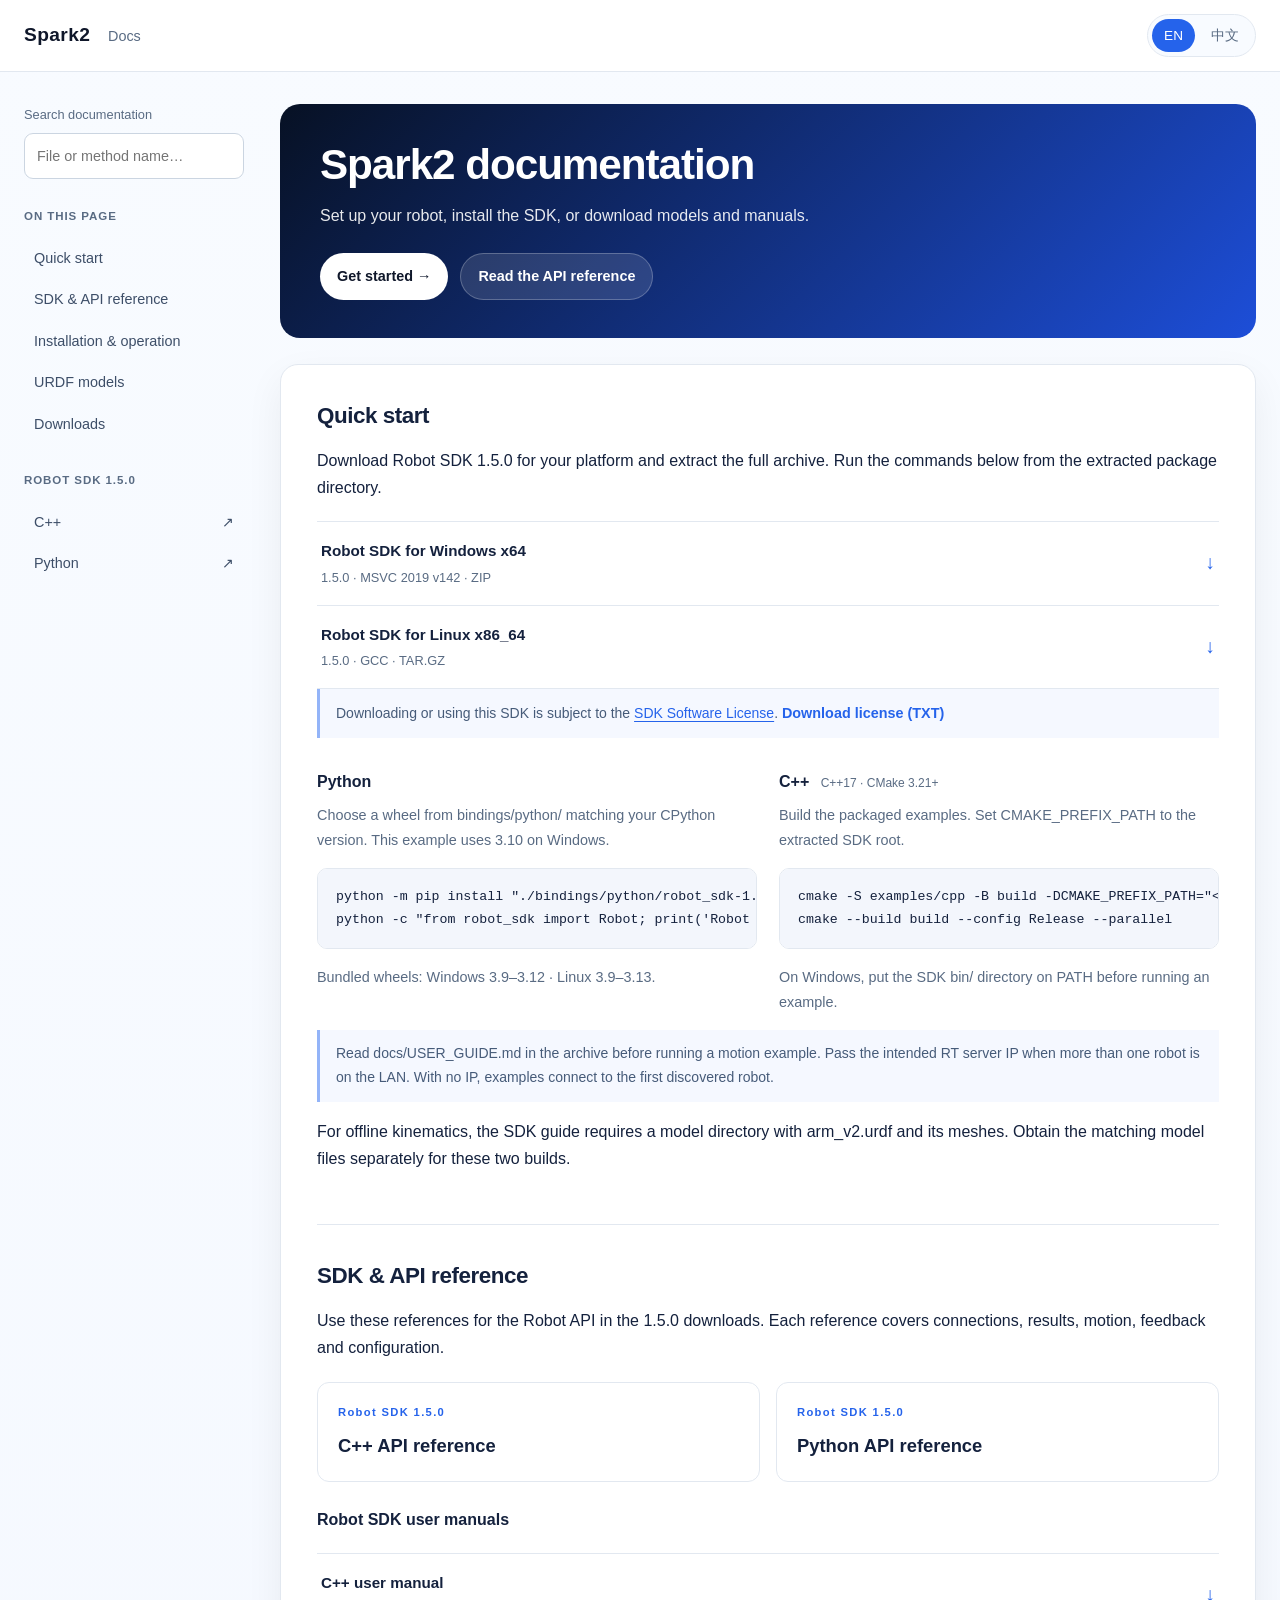
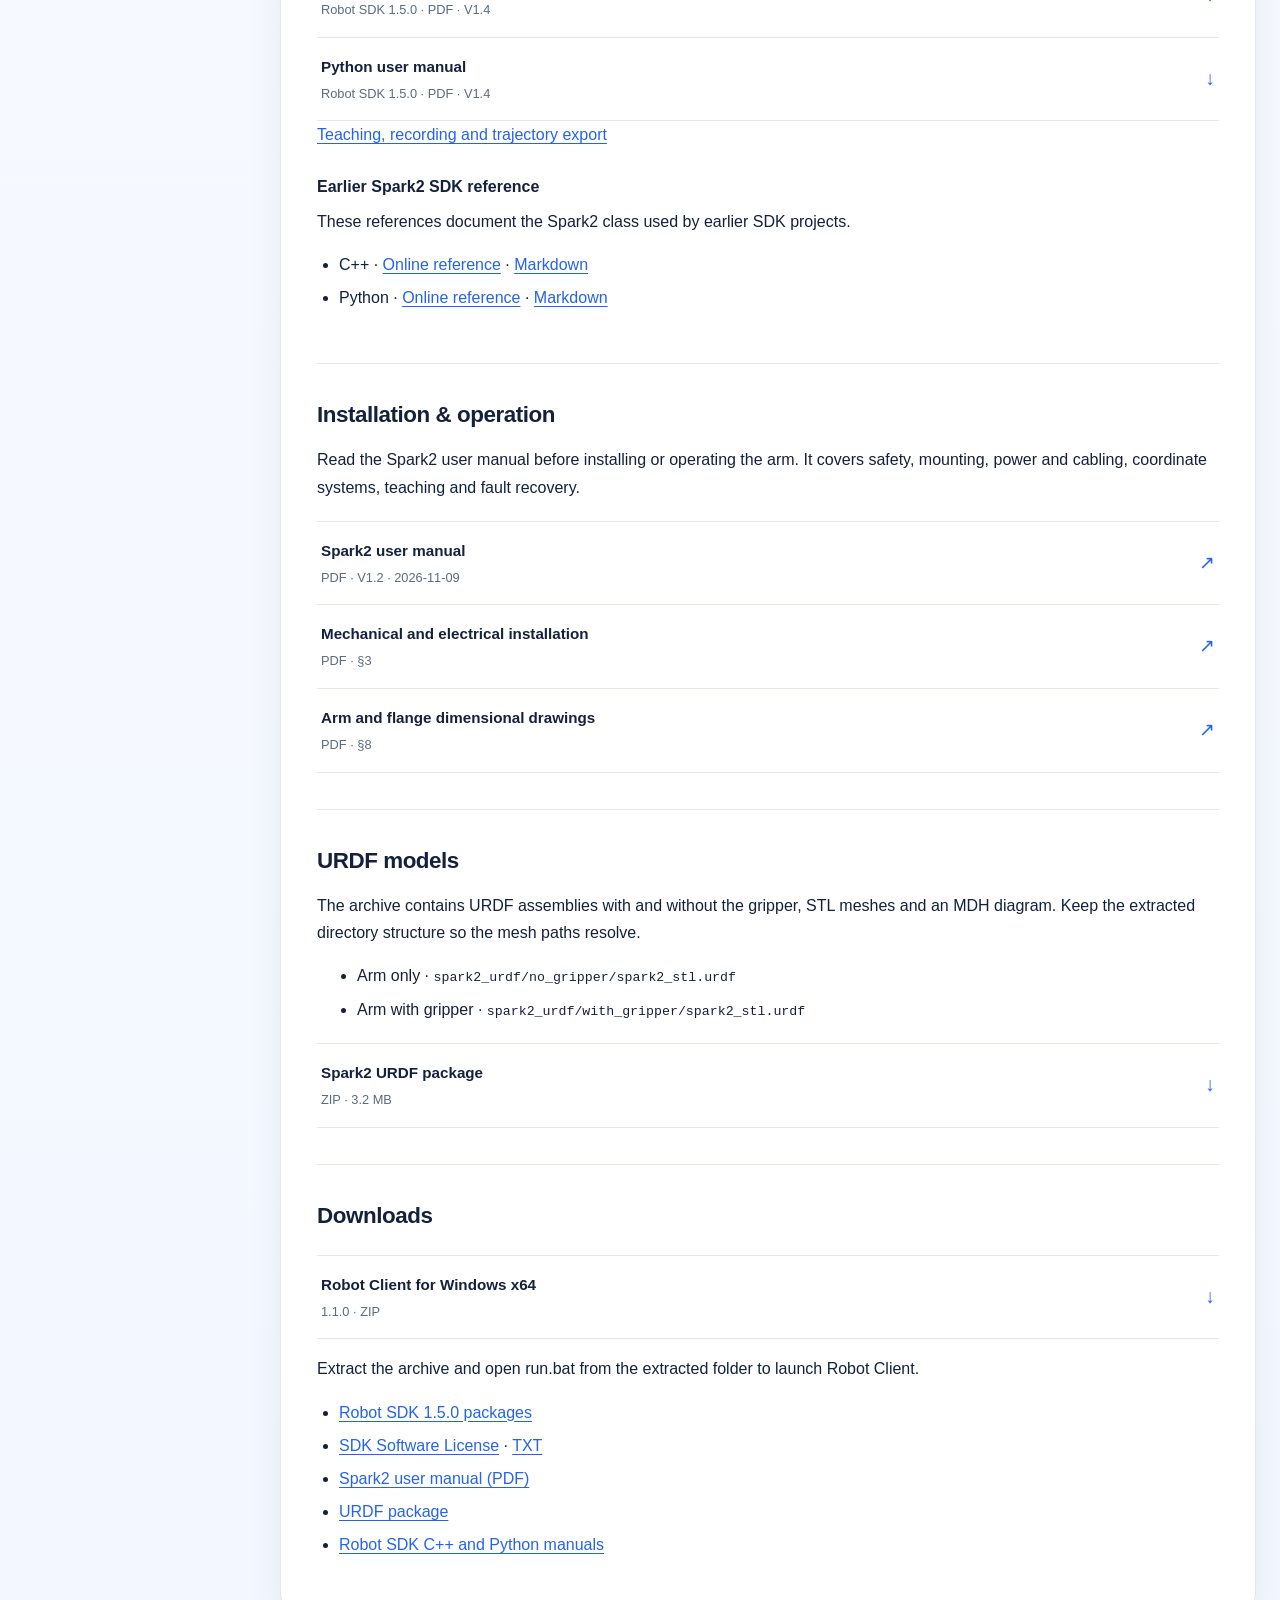
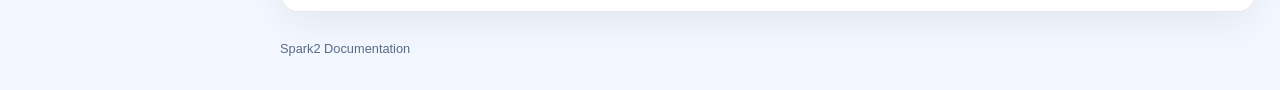
<file: index.html>
<!doctype html>
<html lang="en">
<head>
  <meta charset="UTF-8">
  <meta name="viewport" content="width=device-width, initial-scale=1">
  <meta name="description" content="Spark2 installation and operation, Robot SDK 1.5.0, C++ and Python API reference, URDF models and downloads.">
  <title>Spark2 · Documentation</title>
  <link rel="stylesheet" href="./styles.css">
  <script src="./app.js" defer></script>
</head>
<body>
  <a class="skip-link" href="#main" data-i18n="skip">Skip to content</a>
  <header class="topbar">
    <a class="topbar__brand" href="./index.html">Spark2 <span data-i18n="docs">Docs</span></a>
    <div class="lang-switch" role="group" aria-label="Language">
      <button type="button" class="lang-switch__button active" data-lang="en" aria-pressed="true">EN</button>
      <button type="button" class="lang-switch__button" data-lang="zh" aria-pressed="false">中文</button>
    </div>
  </header>

  <div class="docs-layout">
    <aside class="sidebar">
      <label class="search-label" for="doc-search" data-i18n="searchLabel">Search documentation</label>
      <input id="doc-search" type="search" placeholder="API, Python, URDF…" autocomplete="off" aria-controls="search-results">
      <nav aria-label="Documentation">
        <p class="nav-caption" data-i18n="onThisPage">On this page</p>
        <a href="#quick-start" data-i18n="quickStart">Quick start</a>
        <a href="#api" data-i18n="api">SDK &amp; API reference</a>
        <a href="#installation" data-i18n="installation">Installation &amp; operation</a>
        <a href="#models" data-i18n="models">URDF models</a>
        <a href="#downloads" data-i18n="downloads">Downloads</a>
      </nav>
      <nav class="reference-nav" aria-label="API reference">
        <p class="nav-caption" data-i18n="reference">Robot SDK 1.5.0</p>
        <a href="./docs/robot-sdk-cpp.html">C++ <span aria-hidden="true">↗</span></a>
        <a href="./docs/robot-sdk-python.html">Python <span aria-hidden="true">↗</span></a>
      </nav>
    </aside>

    <main id="main" class="docs-main">
      <header class="hero">
        <h1 data-i18n="title">Spark2 documentation</h1>
        <p class="hero__text" data-i18n="intro">Set up your robot, install the SDK, or download models and manuals.</p>
        <div class="hero__actions">
          <a class="button button--primary" href="#quick-start" data-i18n="getStarted">Get started →</a>
          <a class="button button--secondary" href="#api" data-i18n="readApi">Read the API reference</a>
        </div>
      </header>

      <section id="search-results" class="search-results" hidden aria-label="Search results">
        <h2 data-i18n="searchResults">Search results</h2>
        <p id="search-status" role="status" aria-live="polite"></p>
        <ul id="search-list"></ul>
      </section>

      <div class="document-content">
        <section id="quick-start" class="doc-section">
          <h2 data-i18n="quickStart">Quick start</h2>

          <p data-i18n="startIntro">Download Robot SDK 1.5.0 for your platform and extract the full archive. Run the commands below from the extracted package directory.</p>
          <div class="download-list">
            <a href="./downloads/robot_sdk-1.5.0-20261104-152730-win_x64-msvc2019_v142.zip" download><span><strong data-i18n="windows">Robot SDK for Windows x64</strong><small>1.5.0 · MSVC 2019 v142 · ZIP</small></span><span aria-hidden="true">↓</span></a>
            <a href="./downloads/robot_sdk-1.5.0-20261104-165106-linux_x86_64-gcc_linux.tar.gz" download><span><strong data-i18n="linux">Robot SDK for Linux x86_64</strong><small>1.5.0 · GCC · TAR.GZ</small></span><span aria-hidden="true">↓</span></a>
          </div>
          <p class="note"><span data-i18n="sdkLicenseNotice">Downloading or using this SDK is subject to the</span>
            <a href="./docs/sdk-license.html#en" data-zh-href="./docs/sdk-license.html#zh" data-i18n="sdkLicense">SDK Software License</a><span data-i18n="sdkLicensePeriod">.</span>
            <a class="text-link" href="./downloads/Spark2_SDK_Software_License_v1.0.txt" download data-i18n="sdkLicenseTxt">Download license (TXT)</a>
          </p>
          <div class="setup-grid">
            <article>
              <h3>Python</h3>
              <p data-i18n="wheel">Choose a wheel from bindings/python/ matching your CPython version. This example uses 3.10 on Windows.</p>
              <pre><code>python -m pip install "./bindings/python/robot_sdk-1.5.0-cp310-cp310-win_amd64.whl"
python -c "from robot_sdk import Robot; print('Robot SDK import OK')"</code></pre>
              <p data-i18n="versions">Bundled wheels: Windows 3.9–3.12 · Linux 3.9–3.13.</p>
            </article>
            <article>
              <h3>C++ <span class="meta">C++17 · CMake 3.21+</span></h3>
              <p data-i18n="cppBuild">Build the packaged examples. Set CMAKE_PREFIX_PATH to the extracted SDK root.</p>
              <pre><code>cmake -S examples/cpp -B build -DCMAKE_PREFIX_PATH="&lt;sdk-root&gt;"
cmake --build build --config Release --parallel</code></pre>
              <p data-i18n="dll">On Windows, put the SDK bin/ directory on PATH before running an example.</p>
            </article>
          </div>
          <p class="note" data-i18n="runNote">Read docs/USER_GUIDE.md in the archive before running a motion example. Pass the intended RT server IP when more than one robot is on the LAN. With no IP, examples connect to the first discovered robot.</p>
          <p data-i18n="kinematicsNote">For offline kinematics, the SDK guide requires a model directory with arm_v2.urdf and its meshes. Obtain the matching model files separately for these two builds.</p>
        </section>

        <section id="api" class="doc-section">
          <h2 data-i18n="api">SDK &amp; API reference</h2>

          <p data-i18n="apiIntro">Use these references for the Robot API in the 1.5.0 downloads. Each reference covers connections, results, motion, feedback and configuration.</p>
          <div class="reference-grid">
            <a class="reference-card" href="./docs/robot-sdk-cpp.html">
              <span class="reference-card__label">Robot SDK 1.5.0</span>
              <strong data-i18n="cppApi">C++ API reference</strong>
            </a>
            <a class="reference-card" href="./docs/robot-sdk-python.html">
              <span class="reference-card__label">Robot SDK 1.5.0</span>
              <strong data-i18n="pythonApi">Python API reference</strong>
            </a>
          </div>
          <h3 id="sdk-manuals" data-i18n="sdkManuals">Robot SDK user manuals</h3>
          <div class="download-list">
            <a href="./downloads/Robot_SDK_User_Manual_Cpp.pdf" data-zh-href="./downloads/Robot_SDK_User_Manual_CN.pdf" download><span><strong data-i18n="cppManual">C++ user manual</strong><small>Robot SDK 1.5.0 · PDF · V1.4</small></span><span aria-hidden="true">↓</span></a>
            <a href="./downloads/Robot_SDK_User_Manual_Python.pdf" data-zh-href="./downloads/Robot_SDK_User_Manual_Python_CN.pdf" download><span><strong data-i18n="pyManual">Python user manual</strong><small>Robot SDK 1.5.0 · PDF · V1.4</small></span><span aria-hidden="true">↓</span></a>
          </div>
          <p><a href="./docs/robot-sdk-teaching-en.html" data-zh-href="./docs/robot-sdk-teaching.html" data-i18n="teaching">Teaching, recording and trajectory export</a></p>
          <h3 id="legacy-api" data-i18n="legacyApi">Earlier Spark2 SDK reference</h3>
          <p data-i18n="legacyNote">These references document the Spark2 class used by earlier SDK projects.</p>
          <ul class="legacy-links">
            <li>C++ · <a href="./docs/cpp-api.html" data-i18n="legacyCpp">Online reference</a> · <a href="./downloads/spark2_sdk_cpp.md" download>Markdown</a></li>
            <li>Python · <a href="./docs/python-api.html" data-i18n="legacyPy">Online reference</a> · <a href="./downloads/spark2_sdk_python.md" download>Markdown</a></li>
          </ul>
        </section>

        <section id="installation" class="doc-section">
          <h2 data-i18n="installation">Installation &amp; operation</h2>

          <p data-i18n="hardwareText">Read the Spark2 user manual before installing or operating the arm. It covers safety, mounting, power and cabling, coordinate systems, teaching and fault recovery.</p>
          <div class="download-list">
            <a href="./downloads/Spark2_User_Manual.pdf#page=1" data-zh-href="./downloads/Spark2_User_Manual_CN.pdf#page=1"><span><strong data-i18n="hardwareManual">Spark2 user manual</strong><small>PDF · V1.2 · 2026-11-09</small></span><span aria-hidden="true">↗</span></a>
            <a href="./downloads/Spark2_User_Manual.pdf#page=5" data-zh-href="./downloads/Spark2_User_Manual_CN.pdf#page=5"><span><strong data-i18n="mounting">Mechanical and electrical installation</strong><small>PDF · §3</small></span><span aria-hidden="true">↗</span></a>
            <a href="./downloads/Spark2_User_Manual.pdf#page=12" data-zh-href="./downloads/Spark2_User_Manual_CN.pdf#page=12"><span><strong data-i18n="drawings">Arm and flange dimensional drawings</strong><small>PDF · §8</small></span><span aria-hidden="true">↗</span></a>
          </div>
        </section>

        <section id="models" class="doc-section">
          <h2 data-i18n="models">URDF models</h2>

          <p data-i18n="modelIntro">The archive contains URDF assemblies with and without the gripper, STL meshes and an MDH diagram. Keep the extracted directory structure so the mesh paths resolve.</p>
          <ul>
            <li><span data-i18n="bareArm">Arm only</span> · <code>spark2_urdf/no_gripper/spark2_stl.urdf</code></li>
            <li><span data-i18n="withGripper">Arm with gripper</span> · <code>spark2_urdf/with_gripper/spark2_stl.urdf</code></li>
          </ul>
          <div class="download-list">
            <a href="./downloads/spark2_urdf.zip" download><span><strong data-i18n="downloadModel">Spark2 URDF package</strong><small>ZIP · 3.2 MB</small></span><span aria-hidden="true">↓</span></a>
          </div>
        </section>

        <section id="downloads" class="doc-section">
          <h2 data-i18n="downloads">Downloads</h2>

          <div class="download-list">
            <a href="./downloads/robot_client-v1.1.0-windows-x86_64.zip" download><span><strong data-i18n="client">Robot Client for Windows x64</strong><small>1.1.0 · ZIP</small></span><span aria-hidden="true">↓</span></a>
          </div>
          <p class="client-instructions" data-i18n="clientRun">Extract the archive and open run.bat from the extracted folder to launch Robot Client.</p>
          <ul class="resource-links">
            <li><a href="#quick-start" data-i18n="sdkLinks">Robot SDK 1.5.0 packages</a></li>
            <li><a href="./docs/sdk-license.html#en" data-zh-href="./docs/sdk-license.html#zh" data-i18n="sdkLicense">SDK Software License</a> · <a href="./downloads/Spark2_SDK_Software_License_v1.0.txt" download>TXT</a></li>
            <li><a href="./downloads/Spark2_User_Manual.pdf" data-zh-href="./downloads/Spark2_User_Manual_CN.pdf" download data-i18n="manualDownload">Spark2 user manual (PDF)</a></li>
            <li><a href="#models" data-i18n="modelLinks">URDF package</a></li>
            <li><a href="#sdk-manuals" data-i18n="referenceLinks">Robot SDK C++ and Python manuals</a></li>
          </ul>
        </section>
      </div>
      <footer class="footer">Spark2 <span data-i18n="footer">Documentation</span></footer>
    </main>
  </div>
</body>
</html>
</file>
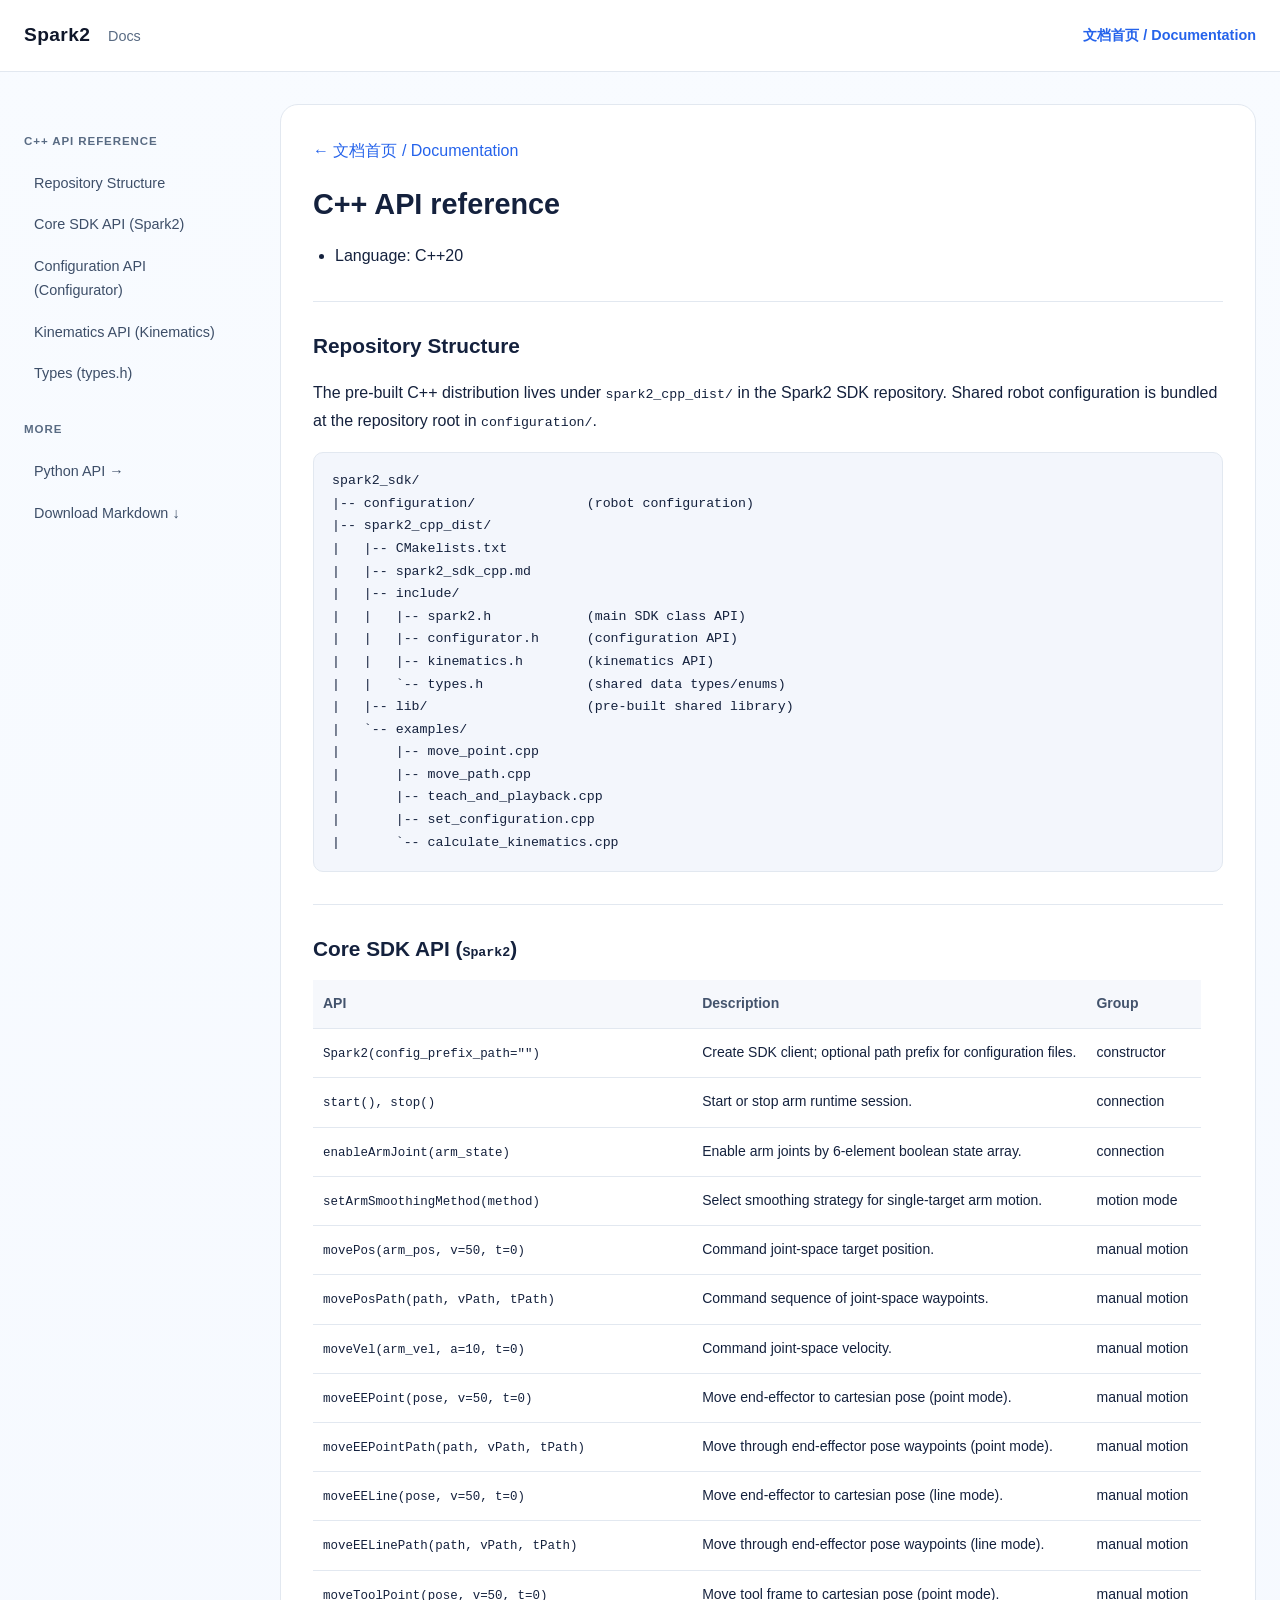
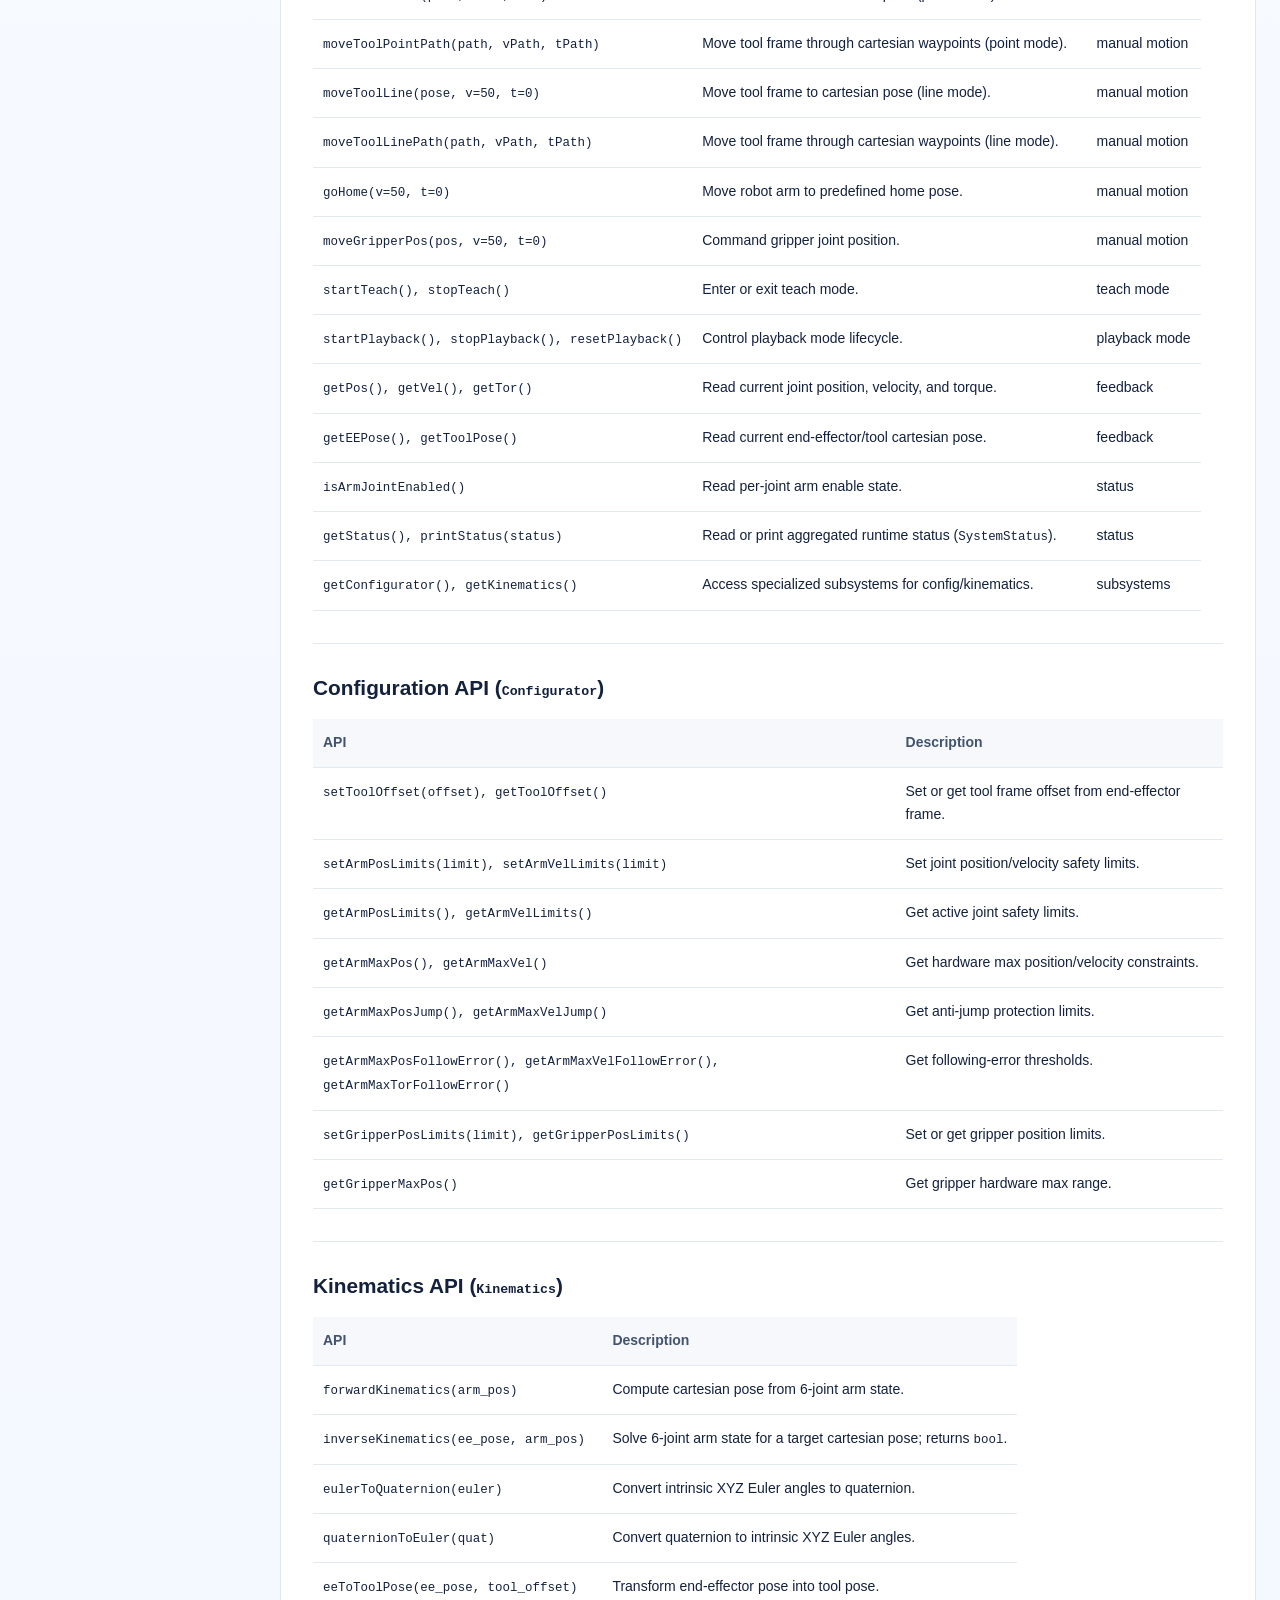
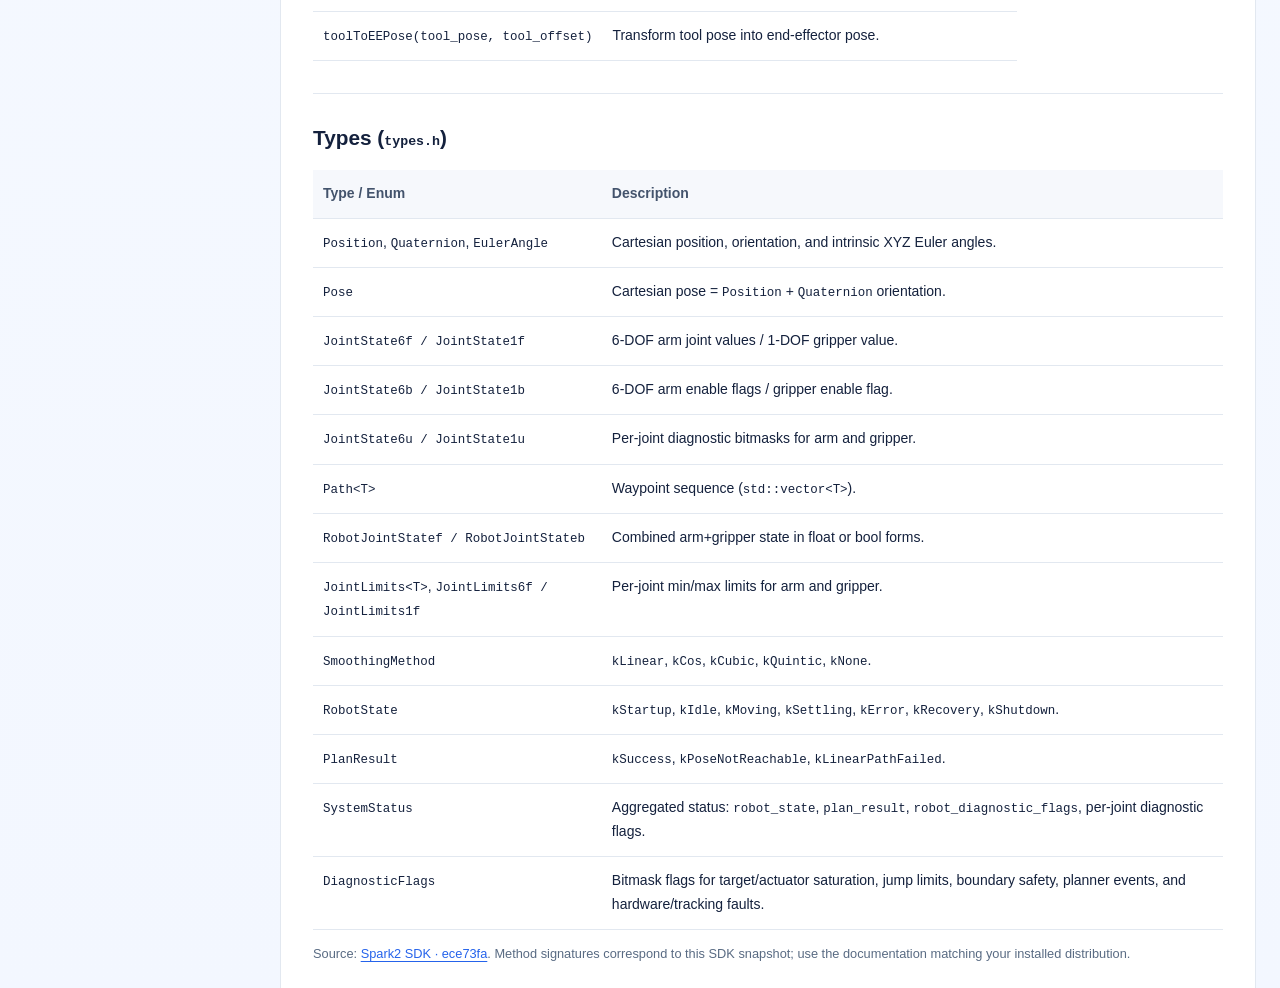
<file: docs/cpp-api.html>
<!doctype html>
<html lang="en"><head><meta charset="UTF-8"><meta name="viewport" content="width=device-width, initial-scale=1"><meta name="description" content="Spark2 C++ API reference: Spark2, Configurator, Kinematics and types."><title>C++ API reference · Spark2</title><link rel="stylesheet" href="../styles.css"></head>
<body><a class="skip-link" href="#reference">Skip to content</a><header class="topbar"><a class="topbar__brand" href="../index.html">Spark2 <span>Docs</span></a><a class="text-link" href="../index.html#api">文档首页 / Documentation</a></header>
<div class="docs-layout"><aside class="sidebar"><nav aria-label="Reference contents"><p class="nav-caption">C++ API reference</p><a href="#repository-structure">Repository Structure</a><a href="#core-sdk-api-spark2">Core SDK API (Spark2)</a><a href="#configuration-api-configurator">Configuration API (Configurator)</a><a href="#kinematics-api-kinematics">Kinematics API (Kinematics)</a><a href="#types-types-h">Types (types.h)</a></nav><nav aria-label="Other references"><p class="nav-caption">More</p><a href="python-api.html">Python API →</a><a href="../downloads/spark2_sdk_cpp.md" download>Download Markdown ↓</a></nav></aside>
<main class="docs-main reference-main" id="reference"><article class="reference-content"><a class="back-link" href="../index.html#api">← 文档首页 / Documentation</a><h1>C++ API reference</h1>
<ul>
<li>Language: C++20</li>
</ul>
<h2 id="repository-structure">Repository Structure</h2>
<p>The pre-built C++ distribution lives under <code>spark2_cpp_dist/</code> in the Spark2 SDK repository. Shared robot configuration is bundled at the repository root in <code>configuration/</code>.</p>
<pre><code class="language-text">spark2_sdk/
|-- configuration/              (robot configuration)
|-- spark2_cpp_dist/
|   |-- CMakelists.txt          
|   |-- spark2_sdk_cpp.md
|   |-- include/
|   |   |-- spark2.h            (main SDK class API)
|   |   |-- configurator.h      (configuration API)
|   |   |-- kinematics.h        (kinematics API)
|   |   `-- types.h             (shared data types/enums)
|   |-- lib/                    (pre-built shared library)
|   `-- examples/
|       |-- move_point.cpp
|       |-- move_path.cpp
|       |-- teach_and_playback.cpp
|       |-- set_configuration.cpp
|       `-- calculate_kinematics.cpp
</code></pre>
<h2 id="core-sdk-api-spark2">Core SDK API (<code>Spark2</code>)</h2>
<table>
<thead>
<tr>
<th>API</th>
<th>Description</th>
<th>Group</th>
</tr>
</thead>
<tbody><tr>
<td><code>Spark2(config_prefix_path=&quot;&quot;)</code></td>
<td>Create SDK client; optional path prefix for configuration files.</td>
<td>constructor</td>
</tr>
<tr>
<td><code>start(), stop()</code></td>
<td>Start or stop arm runtime session.</td>
<td>connection</td>
</tr>
<tr>
<td><code>enableArmJoint(arm_state)</code></td>
<td>Enable arm joints by 6-element boolean state array.</td>
<td>connection</td>
</tr>
<tr>
<td><code>setArmSmoothingMethod(method)</code></td>
<td>Select smoothing strategy for single-target arm motion.</td>
<td>motion mode</td>
</tr>
<tr>
<td><code>movePos(arm_pos, v=50, t=0)</code></td>
<td>Command joint-space target position.</td>
<td>manual motion</td>
</tr>
<tr>
<td><code>movePosPath(path, vPath, tPath)</code></td>
<td>Command sequence of joint-space waypoints.</td>
<td>manual motion</td>
</tr>
<tr>
<td><code>moveVel(arm_vel, a=10, t=0)</code></td>
<td>Command joint-space velocity.</td>
<td>manual motion</td>
</tr>
<tr>
<td><code>moveEEPoint(pose, v=50, t=0)</code></td>
<td>Move end-effector to cartesian pose (point mode).</td>
<td>manual motion</td>
</tr>
<tr>
<td><code>moveEEPointPath(path, vPath, tPath)</code></td>
<td>Move through end-effector pose waypoints (point mode).</td>
<td>manual motion</td>
</tr>
<tr>
<td><code>moveEELine(pose, v=50, t=0)</code></td>
<td>Move end-effector to cartesian pose (line mode).</td>
<td>manual motion</td>
</tr>
<tr>
<td><code>moveEELinePath(path, vPath, tPath)</code></td>
<td>Move through end-effector pose waypoints (line mode).</td>
<td>manual motion</td>
</tr>
<tr>
<td><code>moveToolPoint(pose, v=50, t=0)</code></td>
<td>Move tool frame to cartesian pose (point mode).</td>
<td>manual motion</td>
</tr>
<tr>
<td><code>moveToolPointPath(path, vPath, tPath)</code></td>
<td>Move tool frame through cartesian waypoints (point mode).</td>
<td>manual motion</td>
</tr>
<tr>
<td><code>moveToolLine(pose, v=50, t=0)</code></td>
<td>Move tool frame to cartesian pose (line mode).</td>
<td>manual motion</td>
</tr>
<tr>
<td><code>moveToolLinePath(path, vPath, tPath)</code></td>
<td>Move tool frame through cartesian waypoints (line mode).</td>
<td>manual motion</td>
</tr>
<tr>
<td><code>goHome(v=50, t=0)</code></td>
<td>Move robot arm to predefined home pose.</td>
<td>manual motion</td>
</tr>
<tr>
<td><code>moveGripperPos(pos, v=50, t=0)</code></td>
<td>Command gripper joint position.</td>
<td>manual motion</td>
</tr>
<tr>
<td><code>startTeach(), stopTeach()</code></td>
<td>Enter or exit teach mode.</td>
<td>teach mode</td>
</tr>
<tr>
<td><code>startPlayback(), stopPlayback(), resetPlayback()</code></td>
<td>Control playback mode lifecycle.</td>
<td>playback mode</td>
</tr>
<tr>
<td><code>getPos(), getVel(), getTor()</code></td>
<td>Read current joint position, velocity, and torque.</td>
<td>feedback</td>
</tr>
<tr>
<td><code>getEEPose(), getToolPose()</code></td>
<td>Read current end-effector/tool cartesian pose.</td>
<td>feedback</td>
</tr>
<tr>
<td><code>isArmJointEnabled()</code></td>
<td>Read per-joint arm enable state.</td>
<td>status</td>
</tr>
<tr>
<td><code>getStatus(), printStatus(status)</code></td>
<td>Read or print aggregated runtime status (<code>SystemStatus</code>).</td>
<td>status</td>
</tr>
<tr>
<td><code>getConfigurator(), getKinematics()</code></td>
<td>Access specialized subsystems for config/kinematics.</td>
<td>subsystems</td>
</tr>
</tbody></table>
<h2 id="configuration-api-configurator">Configuration API (<code>Configurator</code>)</h2>
<table>
<thead>
<tr>
<th>API</th>
<th>Description</th>
</tr>
</thead>
<tbody><tr>
<td><code>setToolOffset(offset), getToolOffset()</code></td>
<td>Set or get tool frame offset from end-effector frame.</td>
</tr>
<tr>
<td><code>setArmPosLimits(limit), setArmVelLimits(limit)</code></td>
<td>Set joint position/velocity safety limits.</td>
</tr>
<tr>
<td><code>getArmPosLimits(), getArmVelLimits()</code></td>
<td>Get active joint safety limits.</td>
</tr>
<tr>
<td><code>getArmMaxPos(), getArmMaxVel()</code></td>
<td>Get hardware max position/velocity constraints.</td>
</tr>
<tr>
<td><code>getArmMaxPosJump(), getArmMaxVelJump()</code></td>
<td>Get anti-jump protection limits.</td>
</tr>
<tr>
<td><code>getArmMaxPosFollowError(), getArmMaxVelFollowError(), getArmMaxTorFollowError()</code></td>
<td>Get following-error thresholds.</td>
</tr>
<tr>
<td><code>setGripperPosLimits(limit), getGripperPosLimits()</code></td>
<td>Set or get gripper position limits.</td>
</tr>
<tr>
<td><code>getGripperMaxPos()</code></td>
<td>Get gripper hardware max range.</td>
</tr>
</tbody></table>
<h2 id="kinematics-api-kinematics">Kinematics API (<code>Kinematics</code>)</h2>
<table>
<thead>
<tr>
<th>API</th>
<th>Description</th>
</tr>
</thead>
<tbody><tr>
<td><code>forwardKinematics(arm_pos)</code></td>
<td>Compute cartesian pose from 6-joint arm state.</td>
</tr>
<tr>
<td><code>inverseKinematics(ee_pose, arm_pos)</code></td>
<td>Solve 6-joint arm state for a target cartesian pose; returns <code>bool</code>.</td>
</tr>
<tr>
<td><code>eulerToQuaternion(euler)</code></td>
<td>Convert intrinsic XYZ Euler angles to quaternion.</td>
</tr>
<tr>
<td><code>quaternionToEuler(quat)</code></td>
<td>Convert quaternion to intrinsic XYZ Euler angles.</td>
</tr>
<tr>
<td><code>eeToToolPose(ee_pose, tool_offset)</code></td>
<td>Transform end-effector pose into tool pose.</td>
</tr>
<tr>
<td><code>toolToEEPose(tool_pose, tool_offset)</code></td>
<td>Transform tool pose into end-effector pose.</td>
</tr>
</tbody></table>
<h2 id="types-types-h">Types (<code>types.h</code>)</h2>
<table>
<thead>
<tr>
<th>Type / Enum</th>
<th>Description</th>
</tr>
</thead>
<tbody><tr>
<td><code>Position</code>, <code>Quaternion</code>, <code>EulerAngle</code></td>
<td>Cartesian position, orientation, and intrinsic XYZ Euler angles.</td>
</tr>
<tr>
<td><code>Pose</code></td>
<td>Cartesian pose = <code>Position</code> + <code>Quaternion</code> orientation.</td>
</tr>
<tr>
<td><code>JointState6f / JointState1f</code></td>
<td>6-DOF arm joint values / 1-DOF gripper value.</td>
</tr>
<tr>
<td><code>JointState6b / JointState1b</code></td>
<td>6-DOF arm enable flags / gripper enable flag.</td>
</tr>
<tr>
<td><code>JointState6u / JointState1u</code></td>
<td>Per-joint diagnostic bitmasks for arm and gripper.</td>
</tr>
<tr>
<td><code>Path&lt;T&gt;</code></td>
<td>Waypoint sequence (<code>std::vector&lt;T&gt;</code>).</td>
</tr>
<tr>
<td><code>RobotJointStatef / RobotJointStateb</code></td>
<td>Combined arm+gripper state in float or bool forms.</td>
</tr>
<tr>
<td><code>JointLimits&lt;T&gt;</code>, <code>JointLimits6f / JointLimits1f</code></td>
<td>Per-joint min/max limits for arm and gripper.</td>
</tr>
<tr>
<td><code>SmoothingMethod</code></td>
<td><code>kLinear</code>, <code>kCos</code>, <code>kCubic</code>, <code>kQuintic</code>, <code>kNone</code>.</td>
</tr>
<tr>
<td><code>RobotState</code></td>
<td><code>kStartup</code>, <code>kIdle</code>, <code>kMoving</code>, <code>kSettling</code>, <code>kError</code>, <code>kRecovery</code>, <code>kShutdown</code>.</td>
</tr>
<tr>
<td><code>PlanResult</code></td>
<td><code>kSuccess</code>, <code>kPoseNotReachable</code>, <code>kLinearPathFailed</code>.</td>
</tr>
<tr>
<td><code>SystemStatus</code></td>
<td>Aggregated status: <code>robot_state</code>, <code>plan_result</code>, <code>robot_diagnostic_flags</code>, per-joint diagnostic flags.</td>
</tr>
<tr>
<td><code>DiagnosticFlags</code></td>
<td>Bitmask flags for target/actuator saturation, jump limits, boundary safety, planner events, and hardware/tracking faults.</td>
</tr>
</tbody></table>
<p class="source-note">Source: <a href="https://github.com/hkclr-manipulation-group/spark2_sdk/blob/ece73fa7e3bb2b2a8bf8c5d25adcd41f15b8b35b/spark2_cpp_dist/spark2_sdk_cpp.md">Spark2 SDK · ece73fa</a>. Method signatures correspond to this SDK snapshot; use the documentation matching your installed distribution.</p></article></main></div></body></html>
</file>
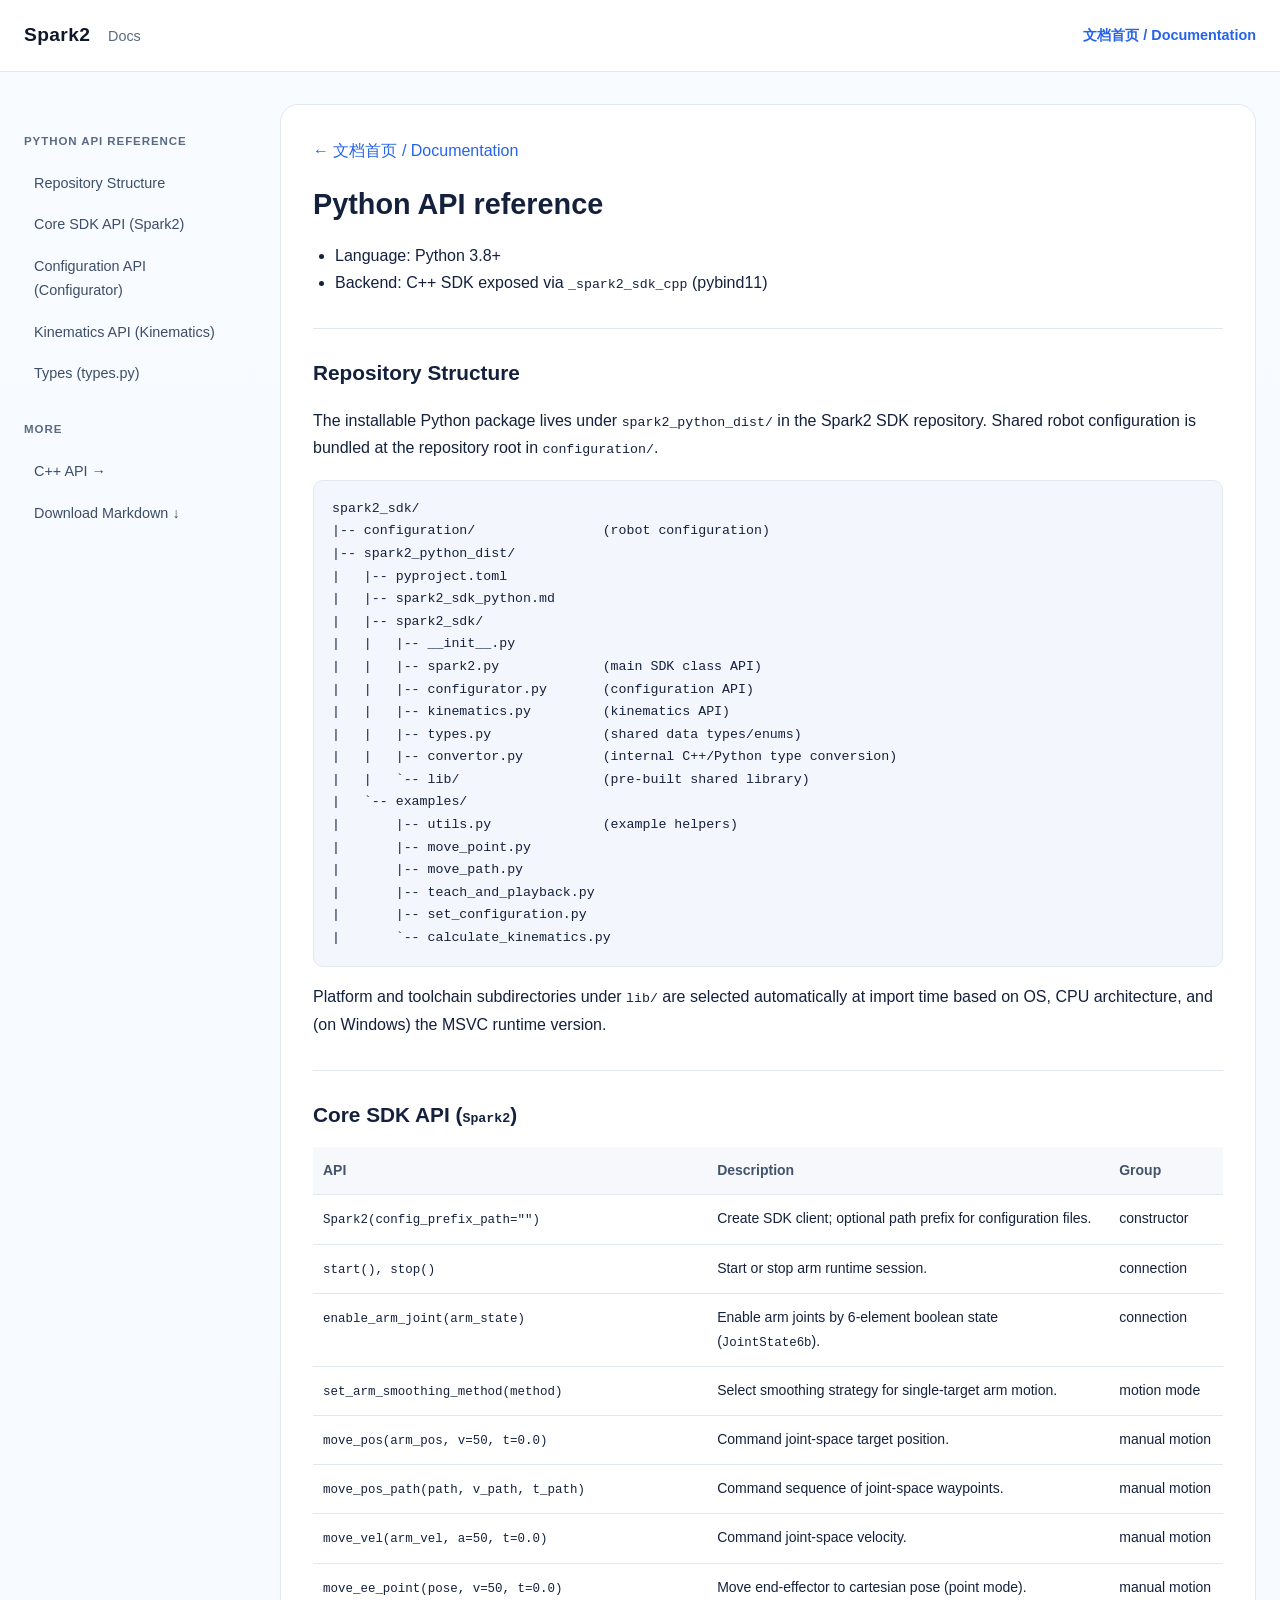
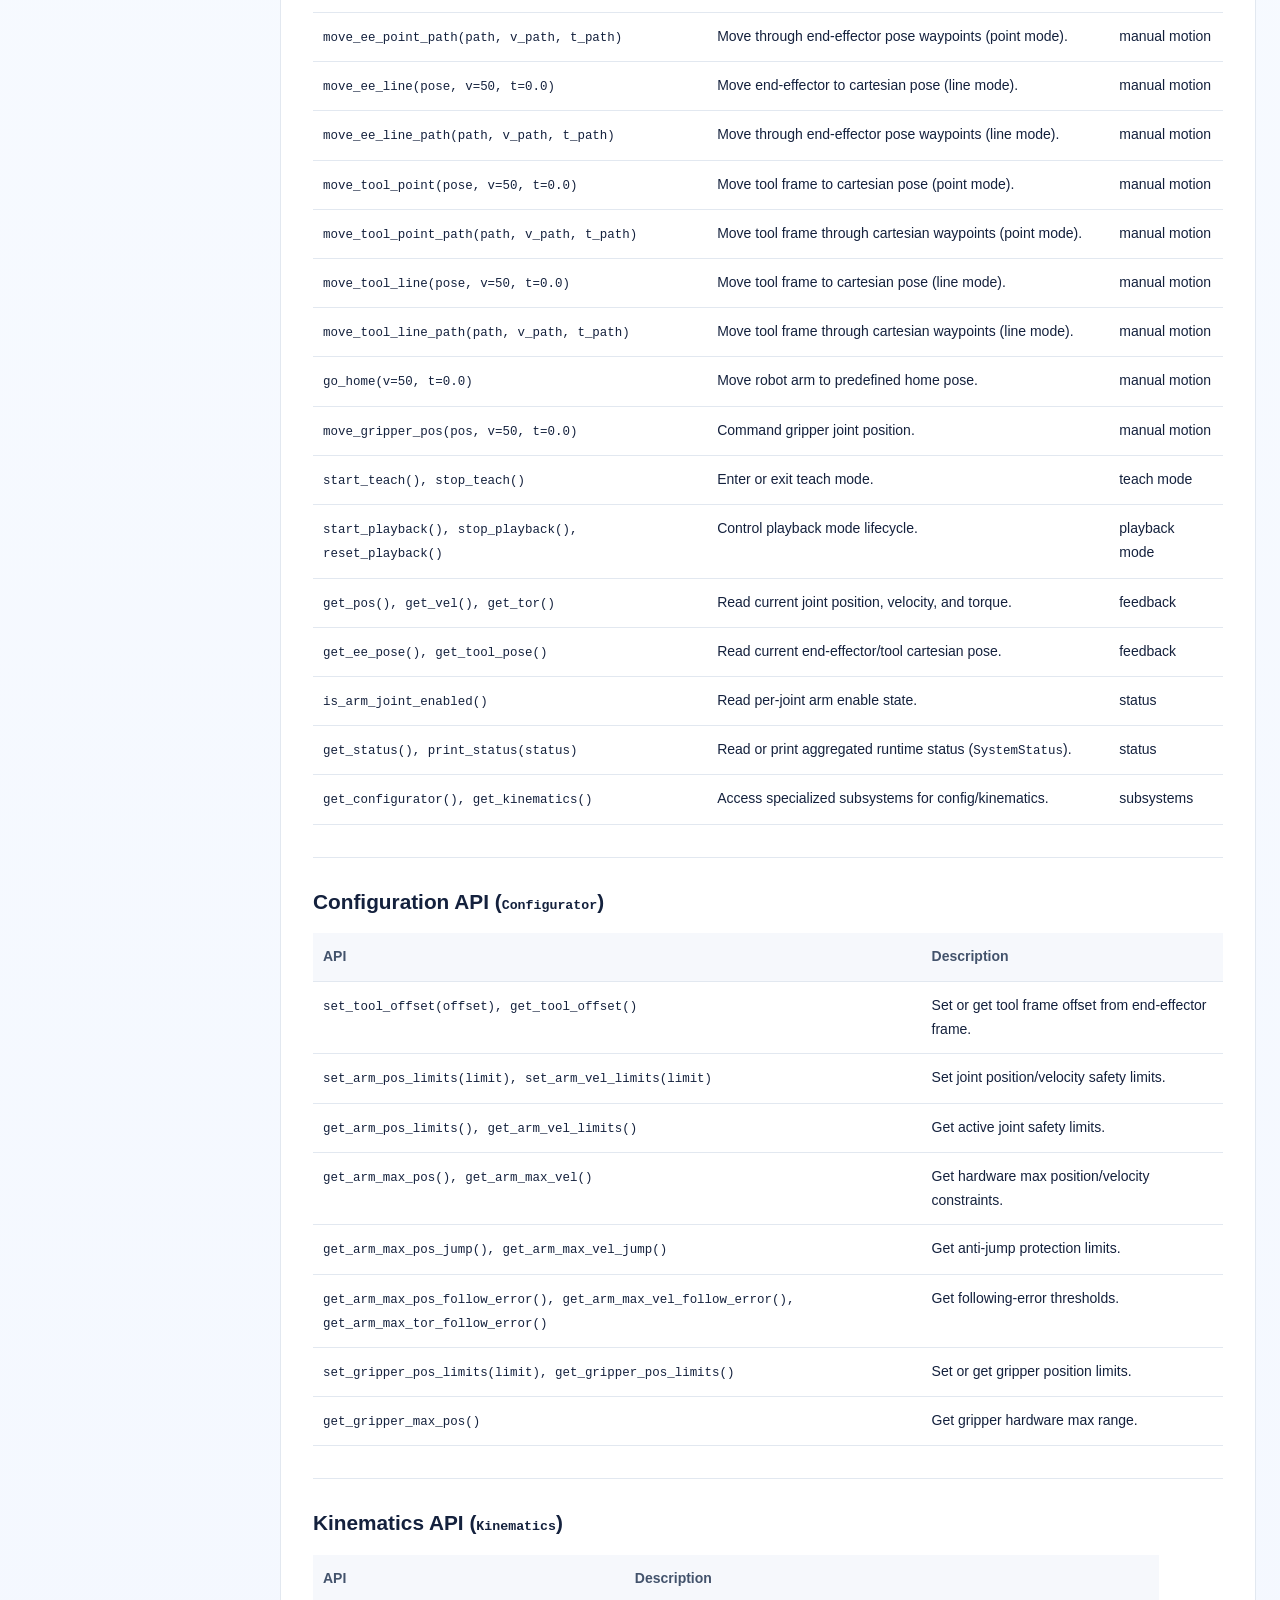
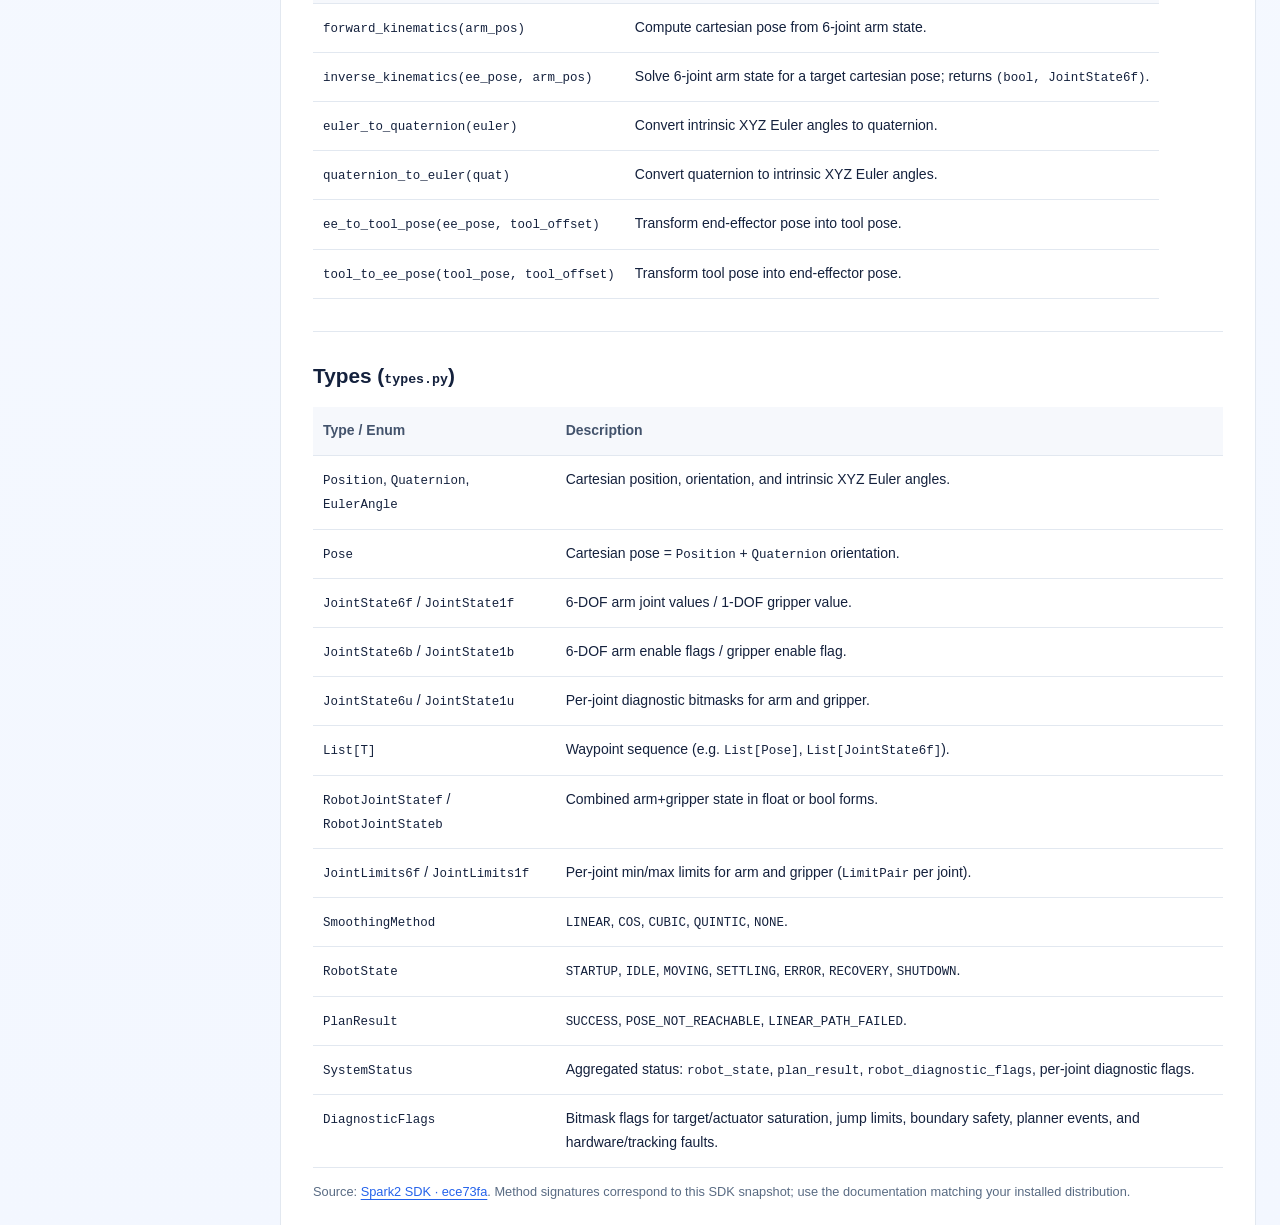
<file: docs/python-api.html>
<!doctype html>
<html lang="en"><head><meta charset="UTF-8"><meta name="viewport" content="width=device-width, initial-scale=1"><meta name="description" content="Spark2 Python API reference: Spark2, Configurator, Kinematics and types."><title>Python API reference · Spark2</title><link rel="stylesheet" href="../styles.css"></head>
<body><a class="skip-link" href="#reference">Skip to content</a><header class="topbar"><a class="topbar__brand" href="../index.html">Spark2 <span>Docs</span></a><a class="text-link" href="../index.html#api">文档首页 / Documentation</a></header>
<div class="docs-layout"><aside class="sidebar"><nav aria-label="Reference contents"><p class="nav-caption">Python API reference</p><a href="#repository-structure">Repository Structure</a><a href="#core-sdk-api-spark2">Core SDK API (Spark2)</a><a href="#configuration-api-configurator">Configuration API (Configurator)</a><a href="#kinematics-api-kinematics">Kinematics API (Kinematics)</a><a href="#types-types-py">Types (types.py)</a></nav><nav aria-label="Other references"><p class="nav-caption">More</p><a href="cpp-api.html">C++ API →</a><a href="../downloads/spark2_sdk_python.md" download>Download Markdown ↓</a></nav></aside>
<main class="docs-main reference-main" id="reference"><article class="reference-content"><a class="back-link" href="../index.html#api">← 文档首页 / Documentation</a><h1>Python API reference</h1>
<ul>
<li>Language: Python 3.8+</li>
<li>Backend: C++ SDK exposed via <code>_spark2_sdk_cpp</code> (pybind11)</li>
</ul>
<h2 id="repository-structure">Repository Structure</h2>
<p>The installable Python package lives under <code>spark2_python_dist/</code> in the Spark2 SDK repository. Shared robot configuration is bundled at the repository root in <code>configuration/</code>.</p>
<pre><code class="language-text">spark2_sdk/
|-- configuration/                (robot configuration)
|-- spark2_python_dist/
|   |-- pyproject.toml
|   |-- spark2_sdk_python.md
|   |-- spark2_sdk/
|   |   |-- __init__.py           
|   |   |-- spark2.py             (main SDK class API)
|   |   |-- configurator.py       (configuration API)
|   |   |-- kinematics.py         (kinematics API)
|   |   |-- types.py              (shared data types/enums)
|   |   |-- convertor.py          (internal C++/Python type conversion)
|   |   `-- lib/                  (pre-built shared library)
|   `-- examples/
|       |-- utils.py              (example helpers)
|       |-- move_point.py
|       |-- move_path.py
|       |-- teach_and_playback.py
|       |-- set_configuration.py
|       `-- calculate_kinematics.py
</code></pre>
<p>Platform and toolchain subdirectories under <code>lib/</code> are selected automatically at import time based on OS, CPU architecture, and (on Windows) the MSVC runtime version.</p>
<h2 id="core-sdk-api-spark2">Core SDK API (<code>Spark2</code>)</h2>
<table>
<thead>
<tr>
<th>API</th>
<th>Description</th>
<th>Group</th>
</tr>
</thead>
<tbody><tr>
<td><code>Spark2(config_prefix_path=&quot;&quot;)</code></td>
<td>Create SDK client; optional path prefix for configuration files.</td>
<td>constructor</td>
</tr>
<tr>
<td><code>start(), stop()</code></td>
<td>Start or stop arm runtime session.</td>
<td>connection</td>
</tr>
<tr>
<td><code>enable_arm_joint(arm_state)</code></td>
<td>Enable arm joints by 6-element boolean state (<code>JointState6b</code>).</td>
<td>connection</td>
</tr>
<tr>
<td><code>set_arm_smoothing_method(method)</code></td>
<td>Select smoothing strategy for single-target arm motion.</td>
<td>motion mode</td>
</tr>
<tr>
<td><code>move_pos(arm_pos, v=50, t=0.0)</code></td>
<td>Command joint-space target position.</td>
<td>manual motion</td>
</tr>
<tr>
<td><code>move_pos_path(path, v_path, t_path)</code></td>
<td>Command sequence of joint-space waypoints.</td>
<td>manual motion</td>
</tr>
<tr>
<td><code>move_vel(arm_vel, a=50, t=0.0)</code></td>
<td>Command joint-space velocity.</td>
<td>manual motion</td>
</tr>
<tr>
<td><code>move_ee_point(pose, v=50, t=0.0)</code></td>
<td>Move end-effector to cartesian pose (point mode).</td>
<td>manual motion</td>
</tr>
<tr>
<td><code>move_ee_point_path(path, v_path, t_path)</code></td>
<td>Move through end-effector pose waypoints (point mode).</td>
<td>manual motion</td>
</tr>
<tr>
<td><code>move_ee_line(pose, v=50, t=0.0)</code></td>
<td>Move end-effector to cartesian pose (line mode).</td>
<td>manual motion</td>
</tr>
<tr>
<td><code>move_ee_line_path(path, v_path, t_path)</code></td>
<td>Move through end-effector pose waypoints (line mode).</td>
<td>manual motion</td>
</tr>
<tr>
<td><code>move_tool_point(pose, v=50, t=0.0)</code></td>
<td>Move tool frame to cartesian pose (point mode).</td>
<td>manual motion</td>
</tr>
<tr>
<td><code>move_tool_point_path(path, v_path, t_path)</code></td>
<td>Move tool frame through cartesian waypoints (point mode).</td>
<td>manual motion</td>
</tr>
<tr>
<td><code>move_tool_line(pose, v=50, t=0.0)</code></td>
<td>Move tool frame to cartesian pose (line mode).</td>
<td>manual motion</td>
</tr>
<tr>
<td><code>move_tool_line_path(path, v_path, t_path)</code></td>
<td>Move tool frame through cartesian waypoints (line mode).</td>
<td>manual motion</td>
</tr>
<tr>
<td><code>go_home(v=50, t=0.0)</code></td>
<td>Move robot arm to predefined home pose.</td>
<td>manual motion</td>
</tr>
<tr>
<td><code>move_gripper_pos(pos, v=50, t=0.0)</code></td>
<td>Command gripper joint position.</td>
<td>manual motion</td>
</tr>
<tr>
<td><code>start_teach(), stop_teach()</code></td>
<td>Enter or exit teach mode.</td>
<td>teach mode</td>
</tr>
<tr>
<td><code>start_playback(), stop_playback(), reset_playback()</code></td>
<td>Control playback mode lifecycle.</td>
<td>playback mode</td>
</tr>
<tr>
<td><code>get_pos(), get_vel(), get_tor()</code></td>
<td>Read current joint position, velocity, and torque.</td>
<td>feedback</td>
</tr>
<tr>
<td><code>get_ee_pose(), get_tool_pose()</code></td>
<td>Read current end-effector/tool cartesian pose.</td>
<td>feedback</td>
</tr>
<tr>
<td><code>is_arm_joint_enabled()</code></td>
<td>Read per-joint arm enable state.</td>
<td>status</td>
</tr>
<tr>
<td><code>get_status(), print_status(status)</code></td>
<td>Read or print aggregated runtime status (<code>SystemStatus</code>).</td>
<td>status</td>
</tr>
<tr>
<td><code>get_configurator(), get_kinematics()</code></td>
<td>Access specialized subsystems for config/kinematics.</td>
<td>subsystems</td>
</tr>
</tbody></table>
<h2 id="configuration-api-configurator">Configuration API (<code>Configurator</code>)</h2>
<table>
<thead>
<tr>
<th>API</th>
<th>Description</th>
</tr>
</thead>
<tbody><tr>
<td><code>set_tool_offset(offset), get_tool_offset()</code></td>
<td>Set or get tool frame offset from end-effector frame.</td>
</tr>
<tr>
<td><code>set_arm_pos_limits(limit), set_arm_vel_limits(limit)</code></td>
<td>Set joint position/velocity safety limits.</td>
</tr>
<tr>
<td><code>get_arm_pos_limits(), get_arm_vel_limits()</code></td>
<td>Get active joint safety limits.</td>
</tr>
<tr>
<td><code>get_arm_max_pos(), get_arm_max_vel()</code></td>
<td>Get hardware max position/velocity constraints.</td>
</tr>
<tr>
<td><code>get_arm_max_pos_jump(), get_arm_max_vel_jump()</code></td>
<td>Get anti-jump protection limits.</td>
</tr>
<tr>
<td><code>get_arm_max_pos_follow_error(), get_arm_max_vel_follow_error(), get_arm_max_tor_follow_error()</code></td>
<td>Get following-error thresholds.</td>
</tr>
<tr>
<td><code>set_gripper_pos_limits(limit), get_gripper_pos_limits()</code></td>
<td>Set or get gripper position limits.</td>
</tr>
<tr>
<td><code>get_gripper_max_pos()</code></td>
<td>Get gripper hardware max range.</td>
</tr>
</tbody></table>
<h2 id="kinematics-api-kinematics">Kinematics API (<code>Kinematics</code>)</h2>
<table>
<thead>
<tr>
<th>API</th>
<th>Description</th>
</tr>
</thead>
<tbody><tr>
<td><code>forward_kinematics(arm_pos)</code></td>
<td>Compute cartesian pose from 6-joint arm state.</td>
</tr>
<tr>
<td><code>inverse_kinematics(ee_pose, arm_pos)</code></td>
<td>Solve 6-joint arm state for a target cartesian pose; returns <code>(bool, JointState6f)</code>.</td>
</tr>
<tr>
<td><code>euler_to_quaternion(euler)</code></td>
<td>Convert intrinsic XYZ Euler angles to quaternion.</td>
</tr>
<tr>
<td><code>quaternion_to_euler(quat)</code></td>
<td>Convert quaternion to intrinsic XYZ Euler angles.</td>
</tr>
<tr>
<td><code>ee_to_tool_pose(ee_pose, tool_offset)</code></td>
<td>Transform end-effector pose into tool pose.</td>
</tr>
<tr>
<td><code>tool_to_ee_pose(tool_pose, tool_offset)</code></td>
<td>Transform tool pose into end-effector pose.</td>
</tr>
</tbody></table>
<h2 id="types-types-py">Types (<code>types.py</code>)</h2>
<table>
<thead>
<tr>
<th>Type / Enum</th>
<th>Description</th>
</tr>
</thead>
<tbody><tr>
<td><code>Position</code>, <code>Quaternion</code>, <code>EulerAngle</code></td>
<td>Cartesian position, orientation, and intrinsic XYZ Euler angles.</td>
</tr>
<tr>
<td><code>Pose</code></td>
<td>Cartesian pose = <code>Position</code> + <code>Quaternion</code> orientation.</td>
</tr>
<tr>
<td><code>JointState6f</code> / <code>JointState1f</code></td>
<td>6-DOF arm joint values / 1-DOF gripper value.</td>
</tr>
<tr>
<td><code>JointState6b</code> / <code>JointState1b</code></td>
<td>6-DOF arm enable flags / gripper enable flag.</td>
</tr>
<tr>
<td><code>JointState6u</code> / <code>JointState1u</code></td>
<td>Per-joint diagnostic bitmasks for arm and gripper.</td>
</tr>
<tr>
<td><code>List[T]</code></td>
<td>Waypoint sequence (e.g. <code>List[Pose]</code>, <code>List[JointState6f]</code>).</td>
</tr>
<tr>
<td><code>RobotJointStatef</code> / <code>RobotJointStateb</code></td>
<td>Combined arm+gripper state in float or bool forms.</td>
</tr>
<tr>
<td><code>JointLimits6f</code> / <code>JointLimits1f</code></td>
<td>Per-joint min/max limits for arm and gripper (<code>LimitPair</code> per joint).</td>
</tr>
<tr>
<td><code>SmoothingMethod</code></td>
<td><code>LINEAR</code>, <code>COS</code>, <code>CUBIC</code>, <code>QUINTIC</code>, <code>NONE</code>.</td>
</tr>
<tr>
<td><code>RobotState</code></td>
<td><code>STARTUP</code>, <code>IDLE</code>, <code>MOVING</code>, <code>SETTLING</code>, <code>ERROR</code>, <code>RECOVERY</code>, <code>SHUTDOWN</code>.</td>
</tr>
<tr>
<td><code>PlanResult</code></td>
<td><code>SUCCESS</code>, <code>POSE_NOT_REACHABLE</code>, <code>LINEAR_PATH_FAILED</code>.</td>
</tr>
<tr>
<td><code>SystemStatus</code></td>
<td>Aggregated status: <code>robot_state</code>, <code>plan_result</code>, <code>robot_diagnostic_flags</code>, per-joint diagnostic flags.</td>
</tr>
<tr>
<td><code>DiagnosticFlags</code></td>
<td>Bitmask flags for target/actuator saturation, jump limits, boundary safety, planner events, and hardware/tracking faults.</td>
</tr>
</tbody></table>
<p class="source-note">Source: <a href="https://github.com/hkclr-manipulation-group/spark2_sdk/blob/ece73fa7e3bb2b2a8bf8c5d25adcd41f15b8b35b/spark2_python_dist/spark2_sdk_python.md">Spark2 SDK · ece73fa</a>. Method signatures correspond to this SDK snapshot; use the documentation matching your installed distribution.</p></article></main></div></body></html>
</file>
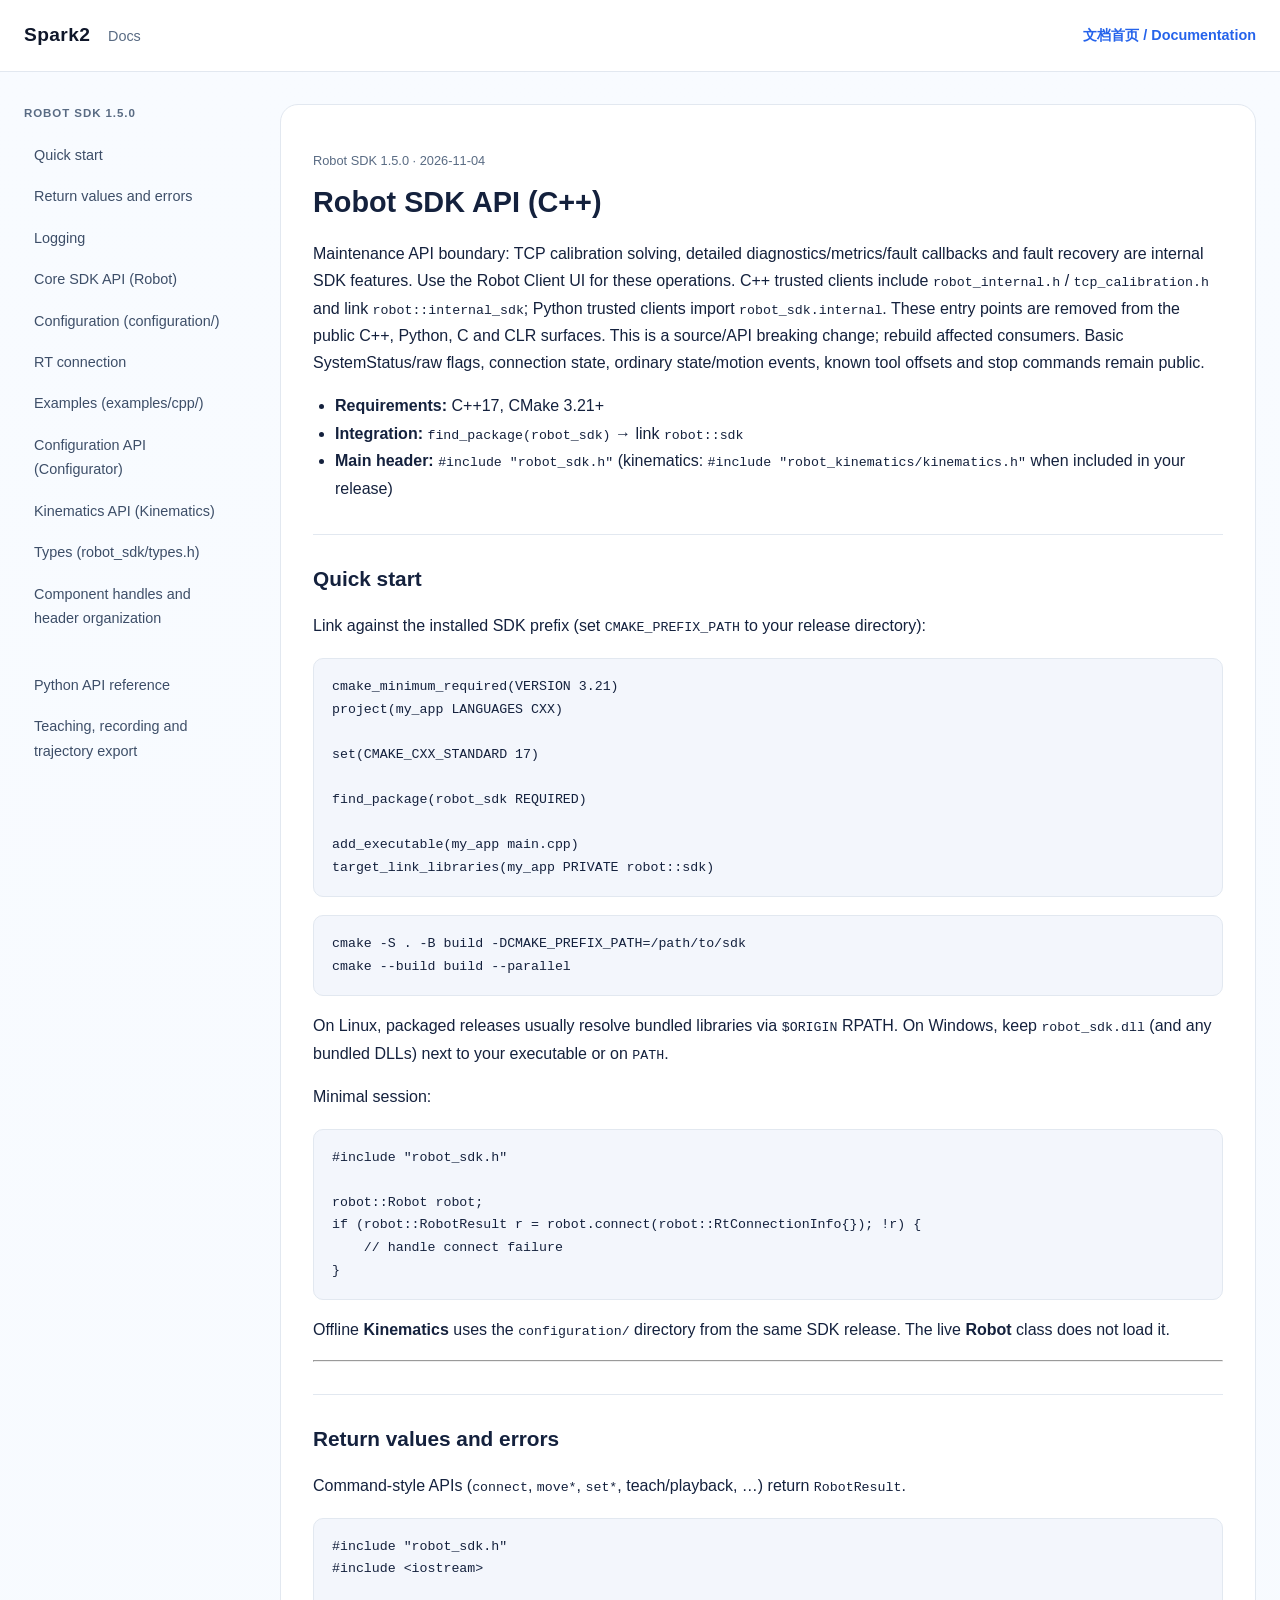
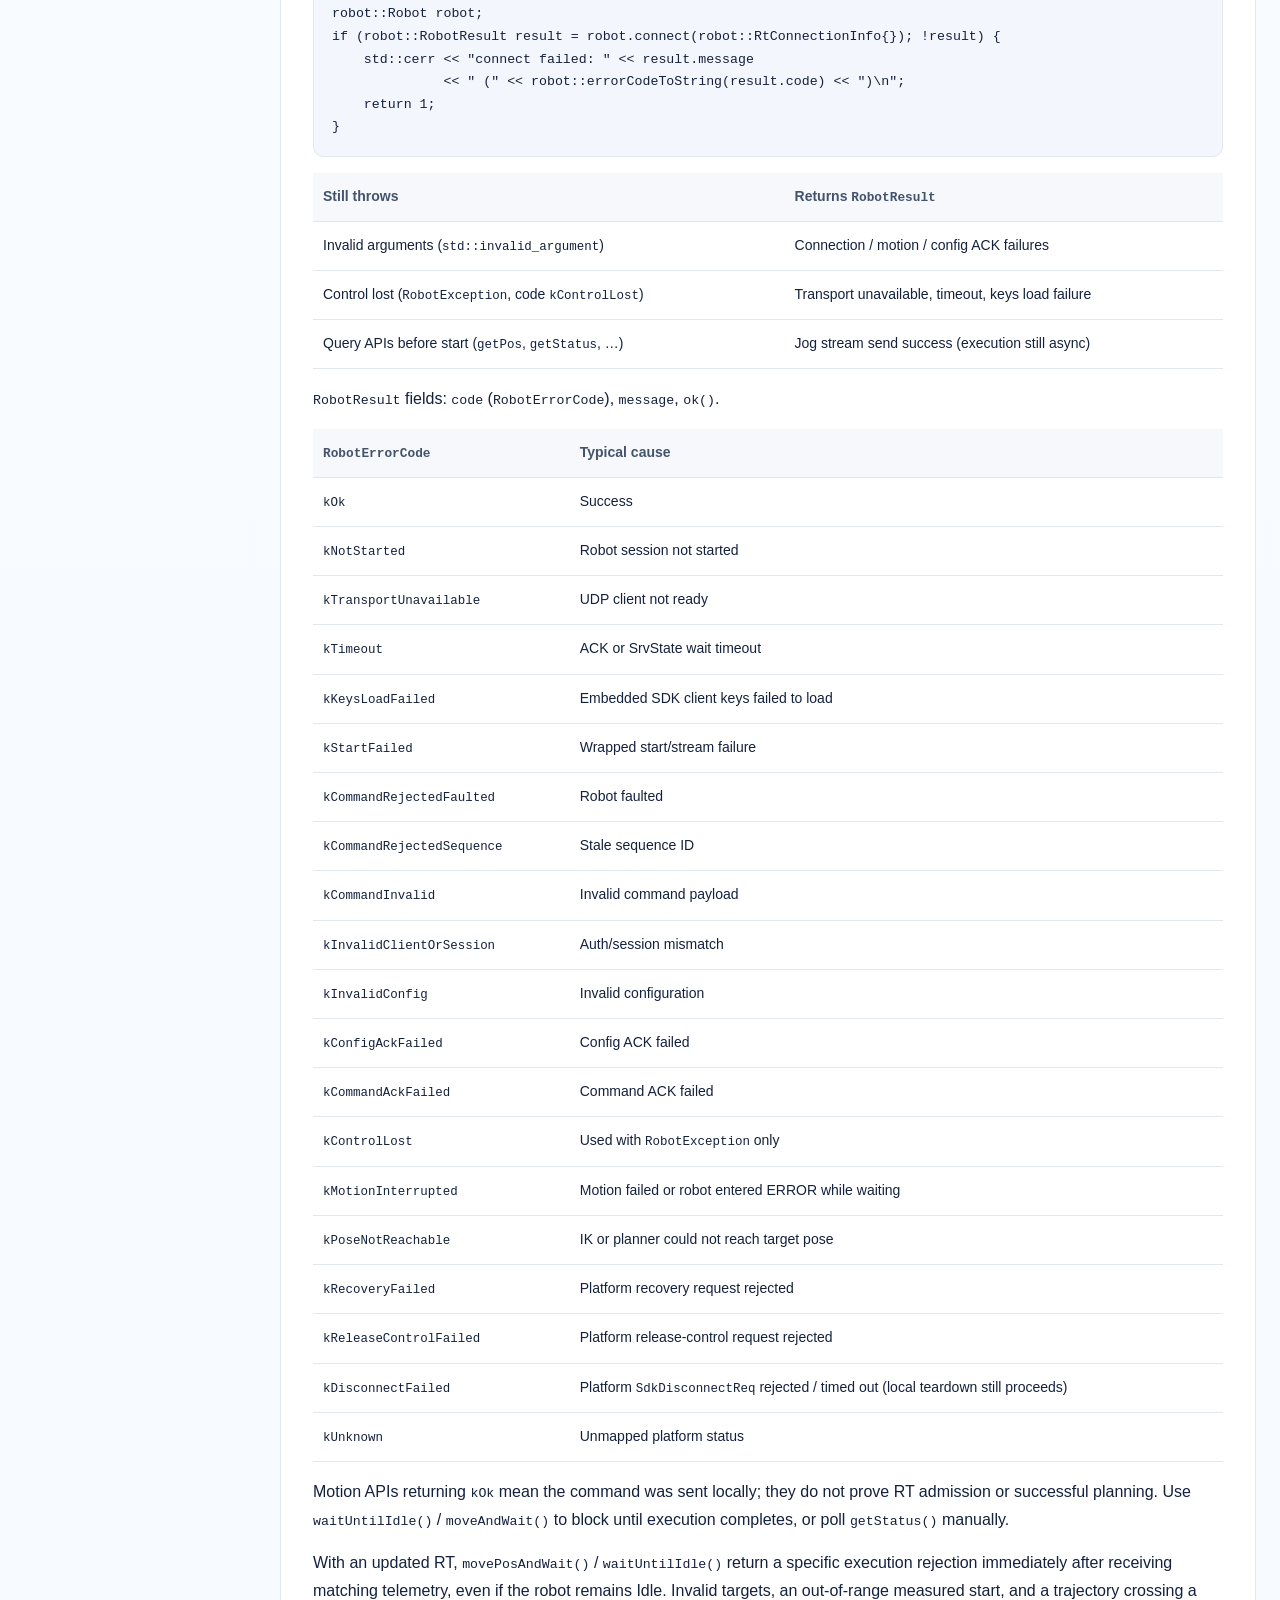
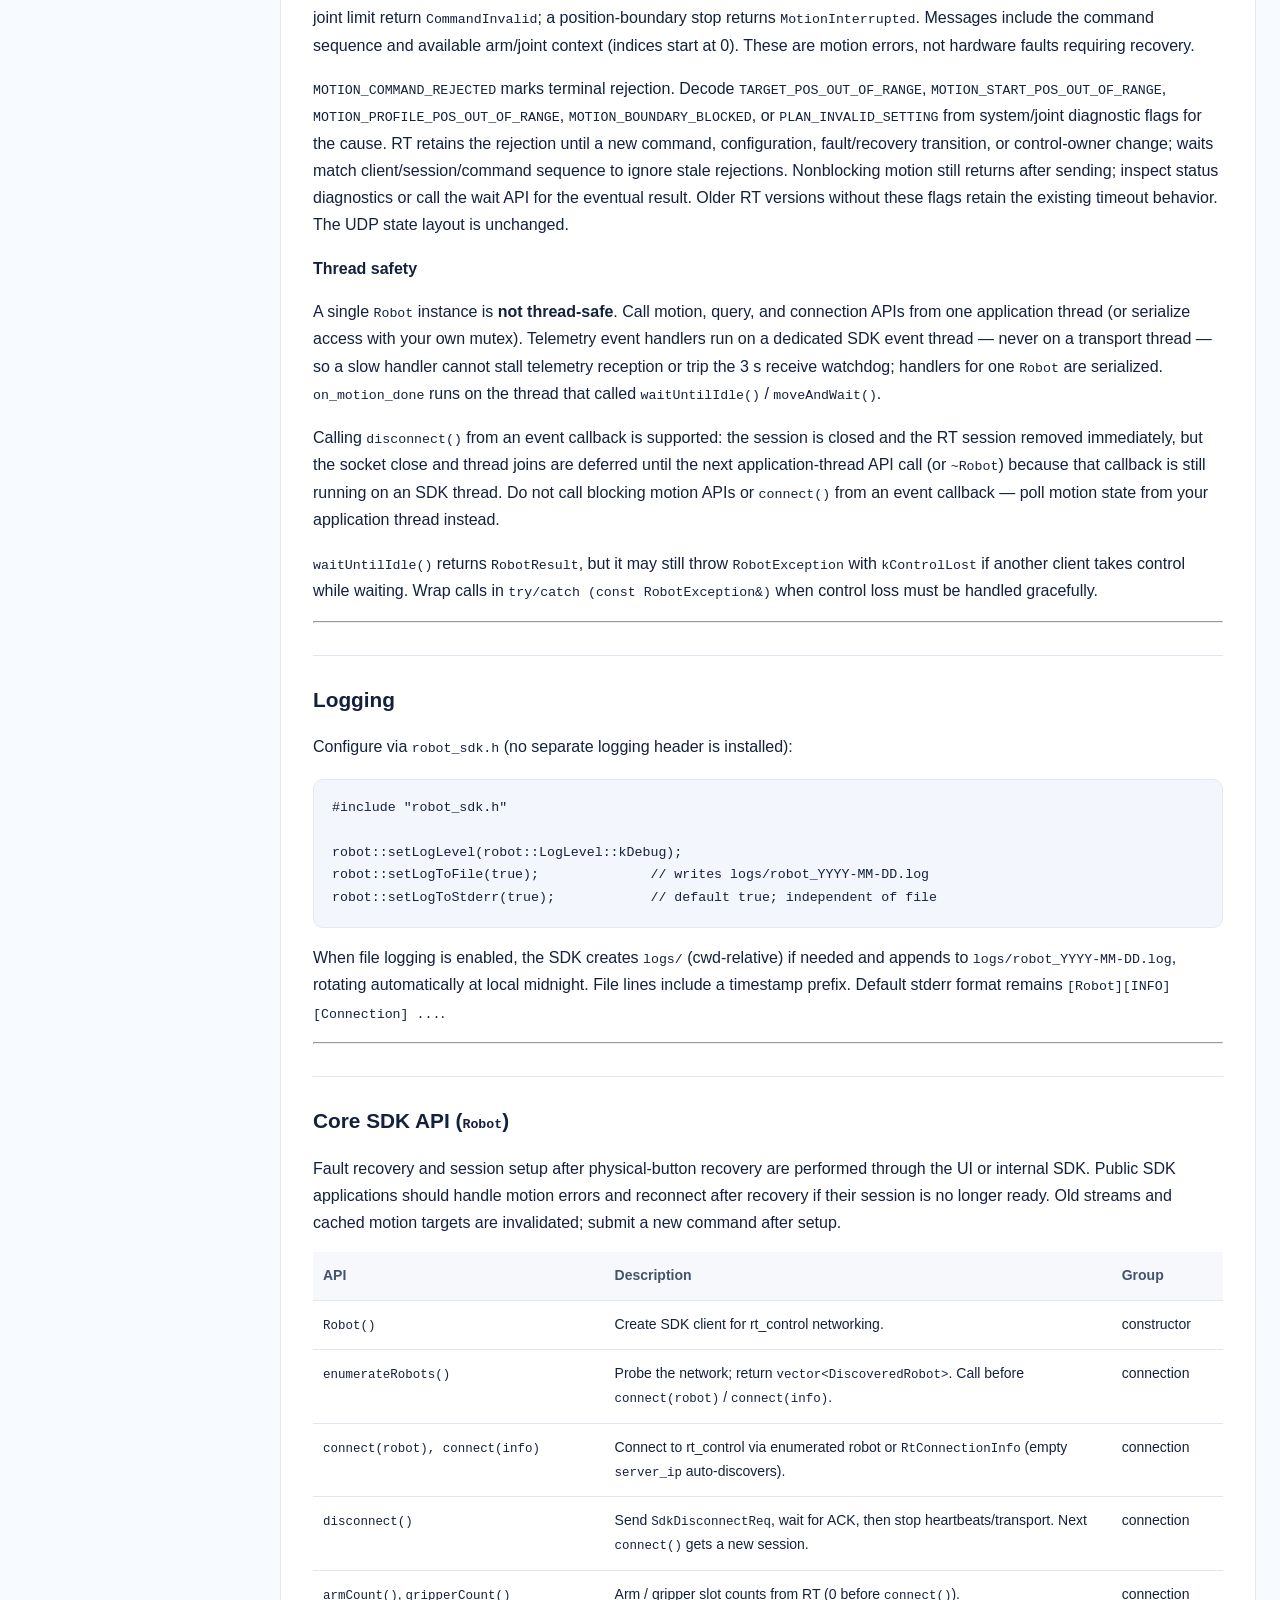
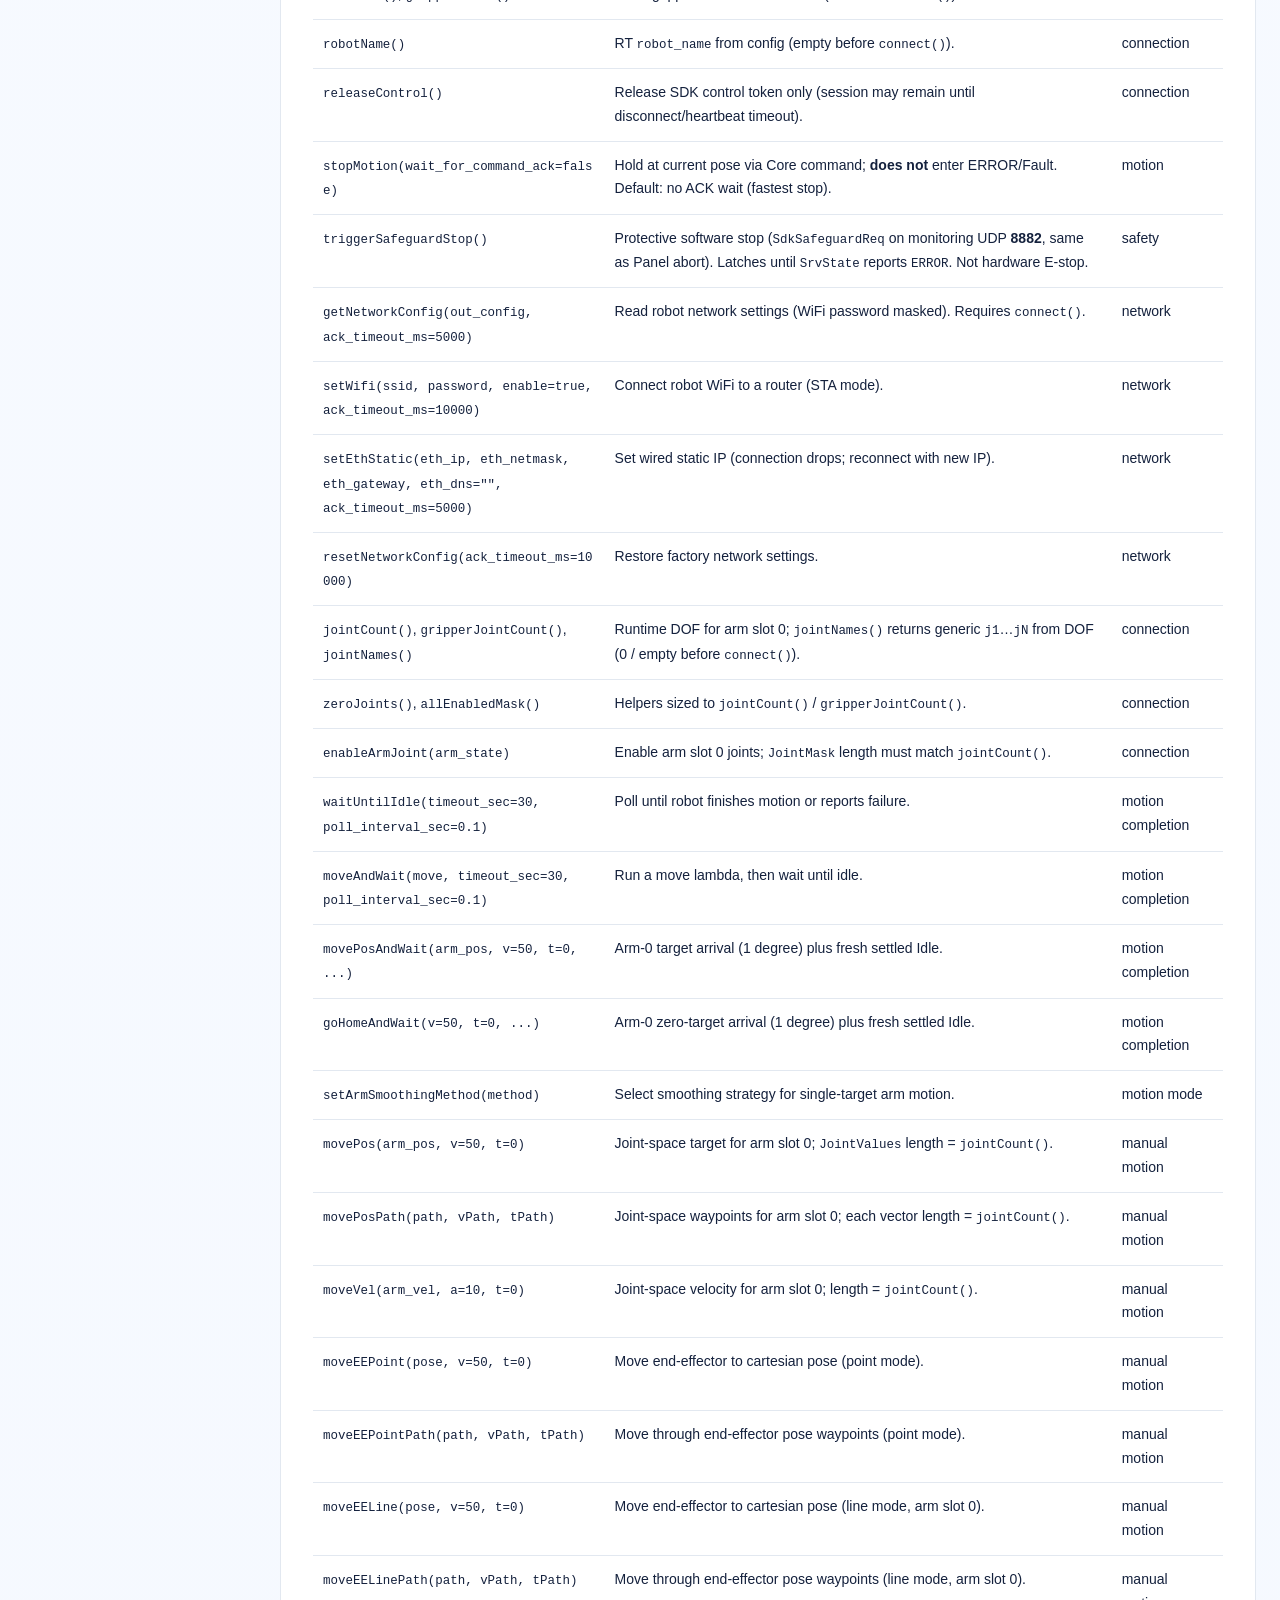
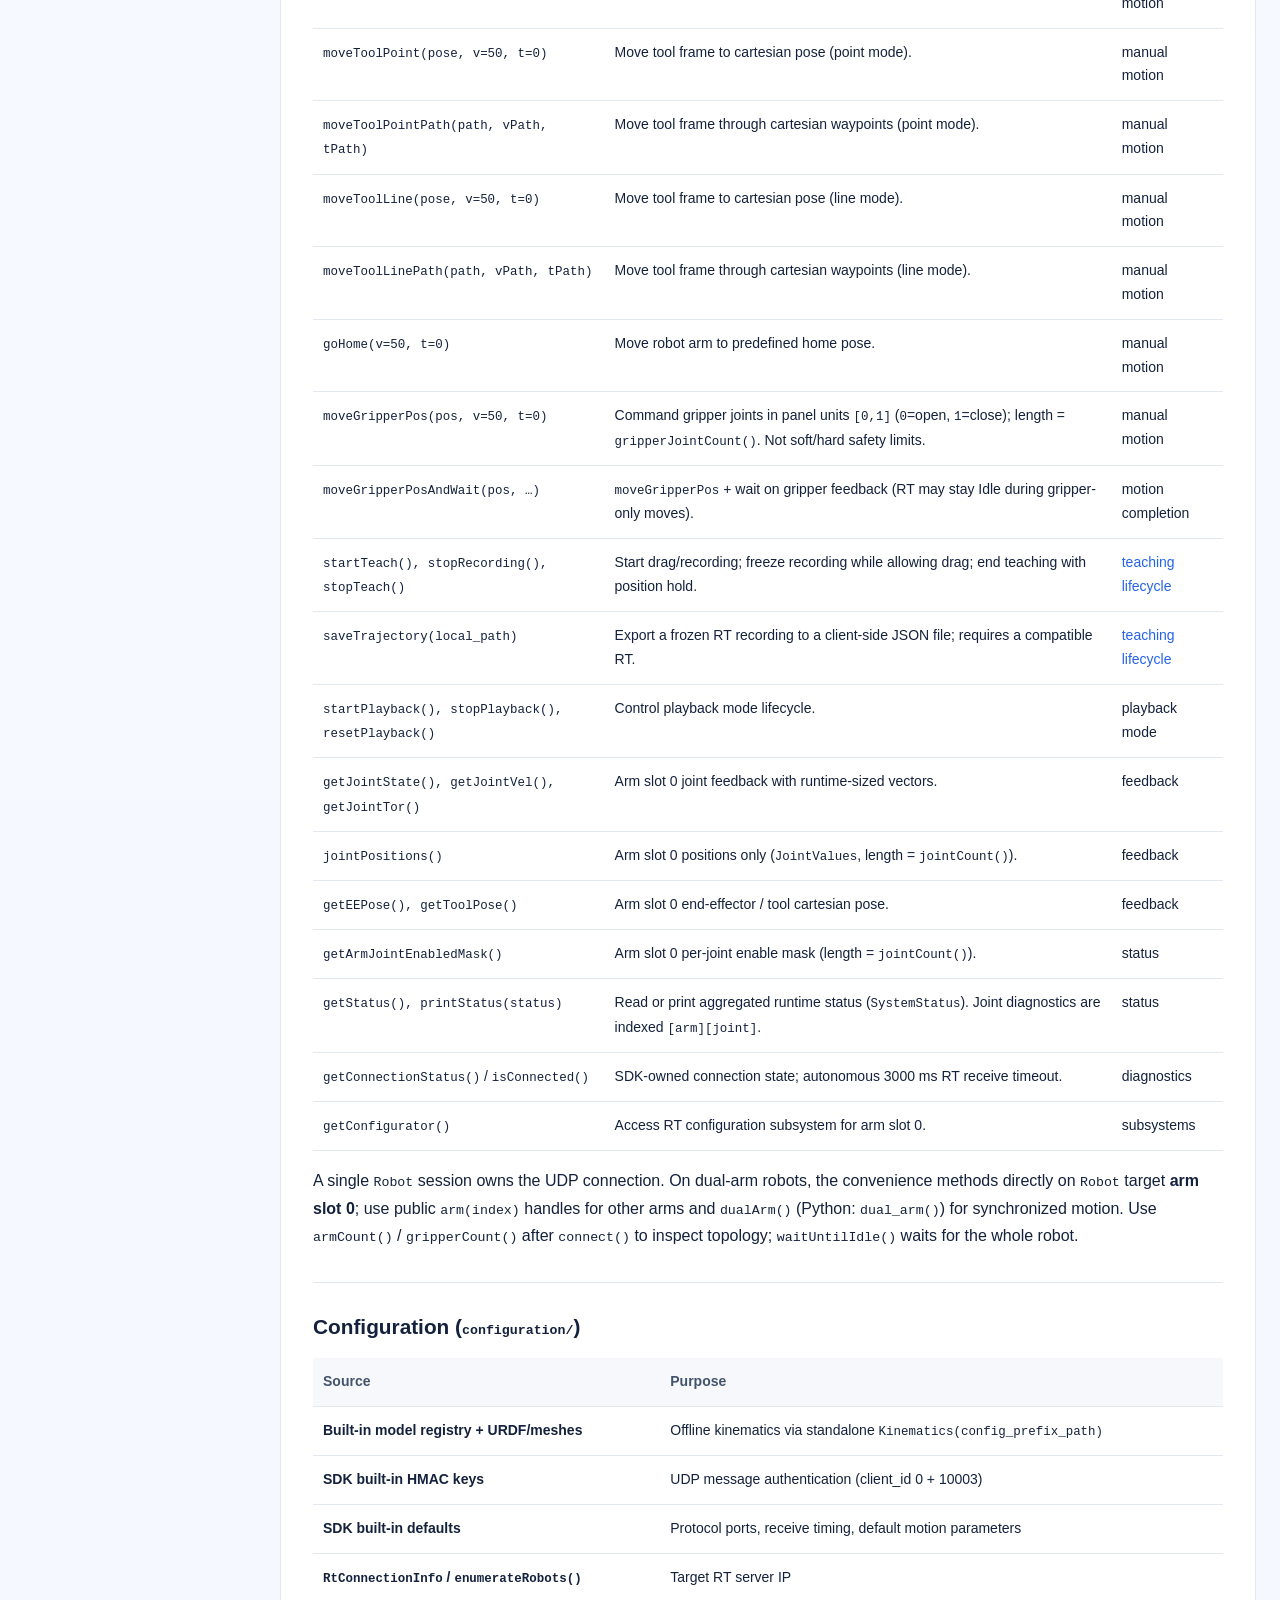
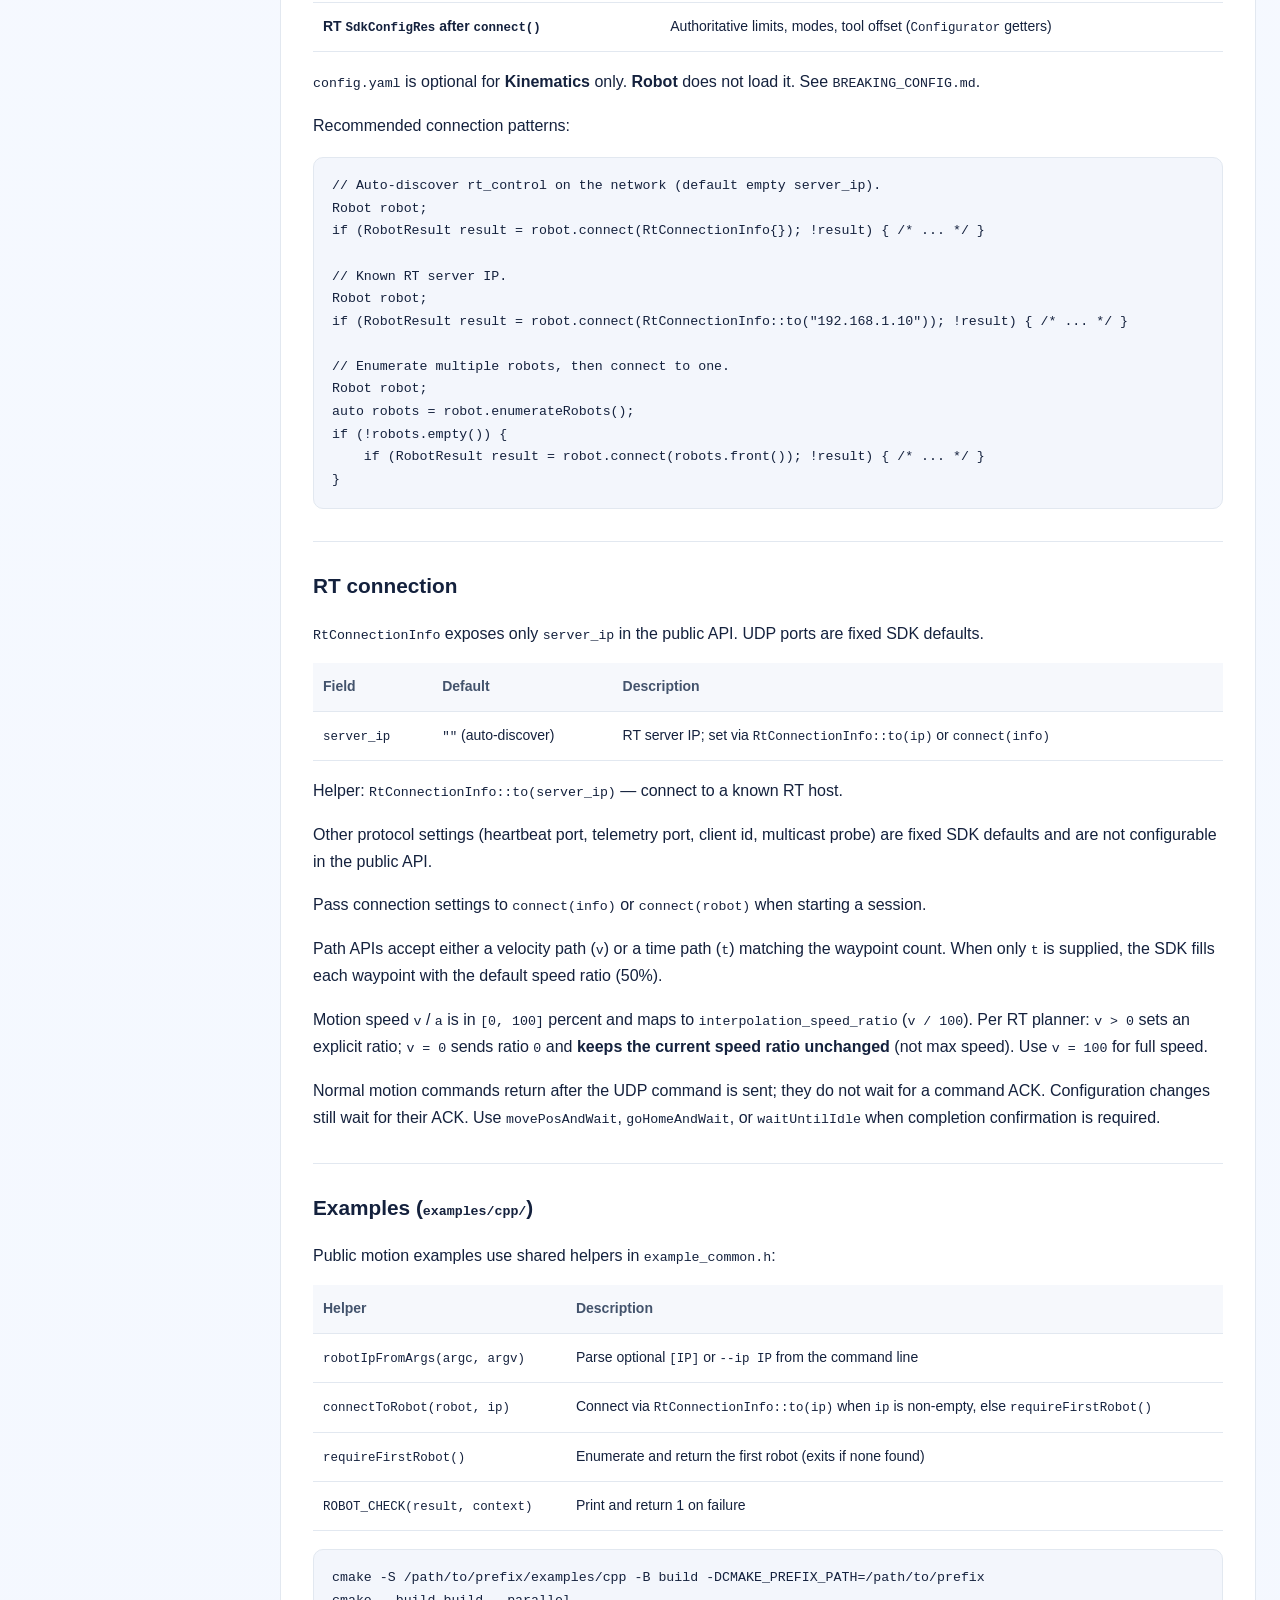
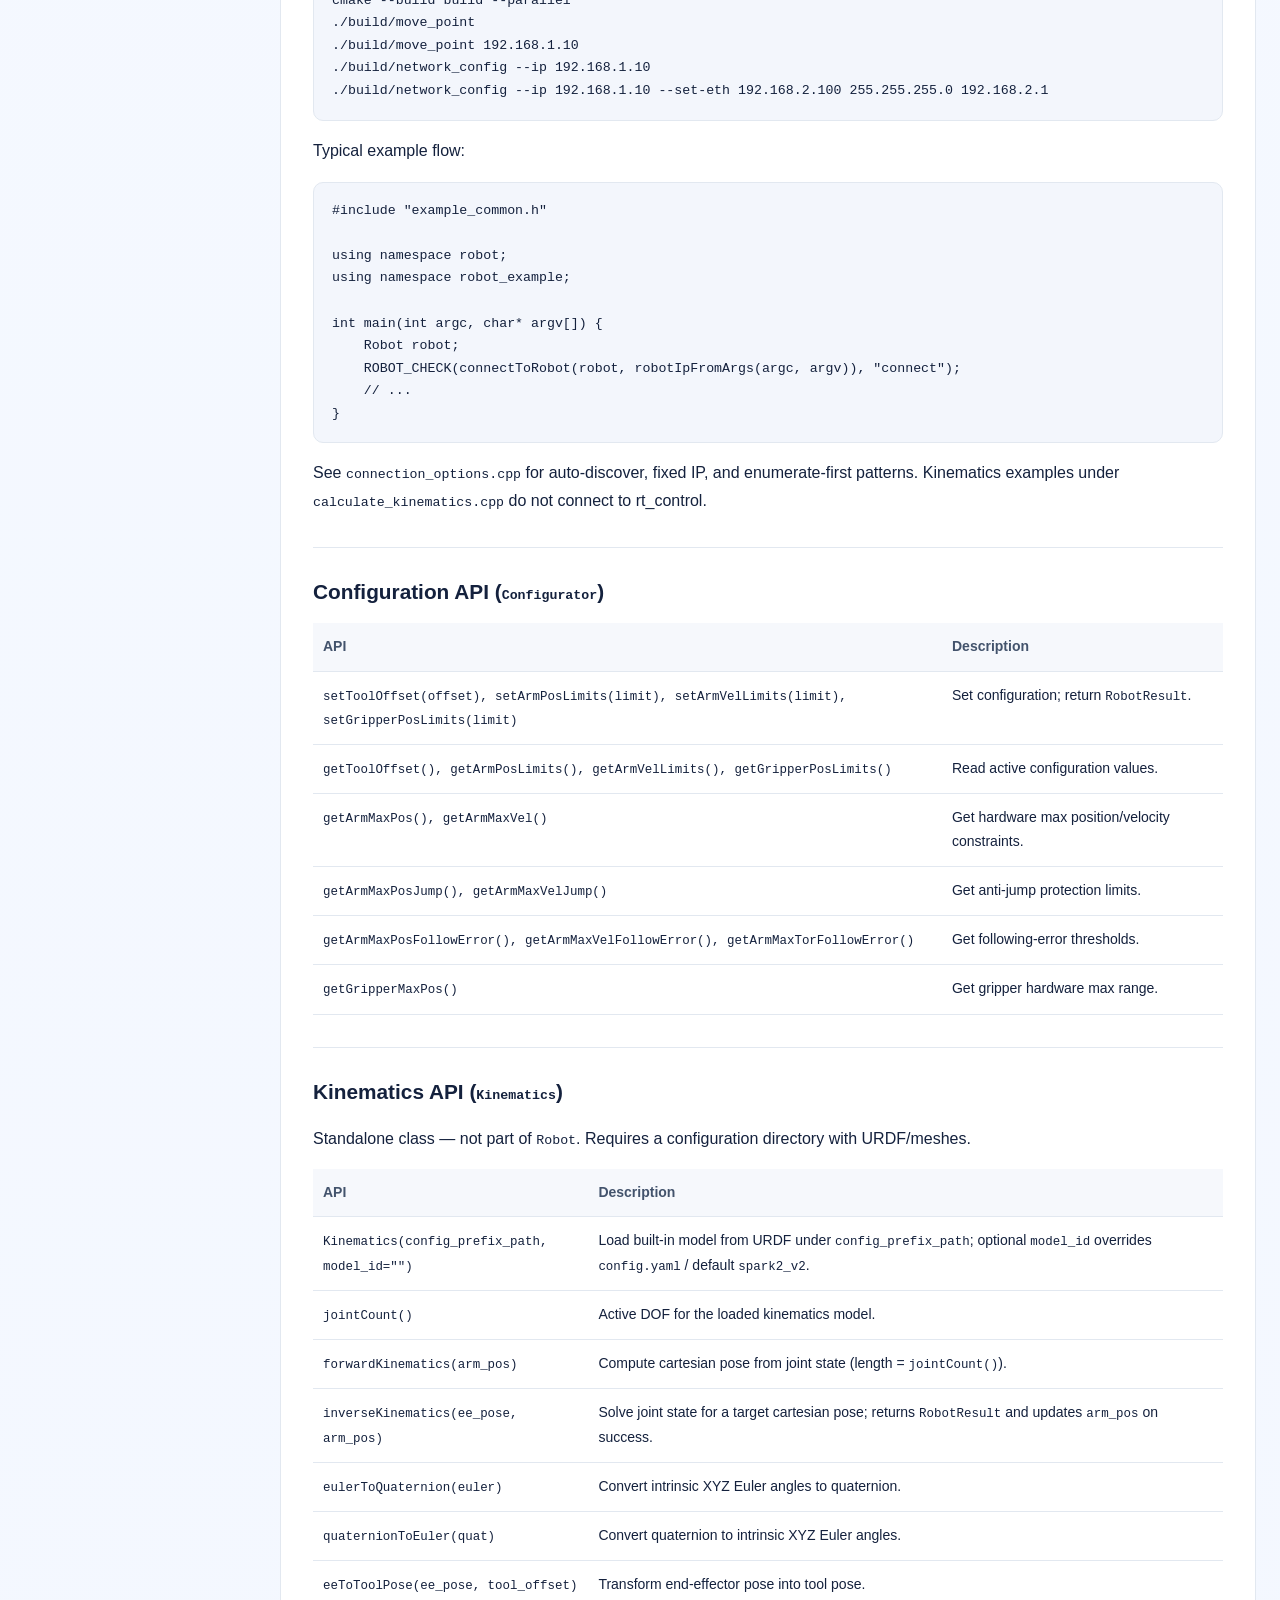
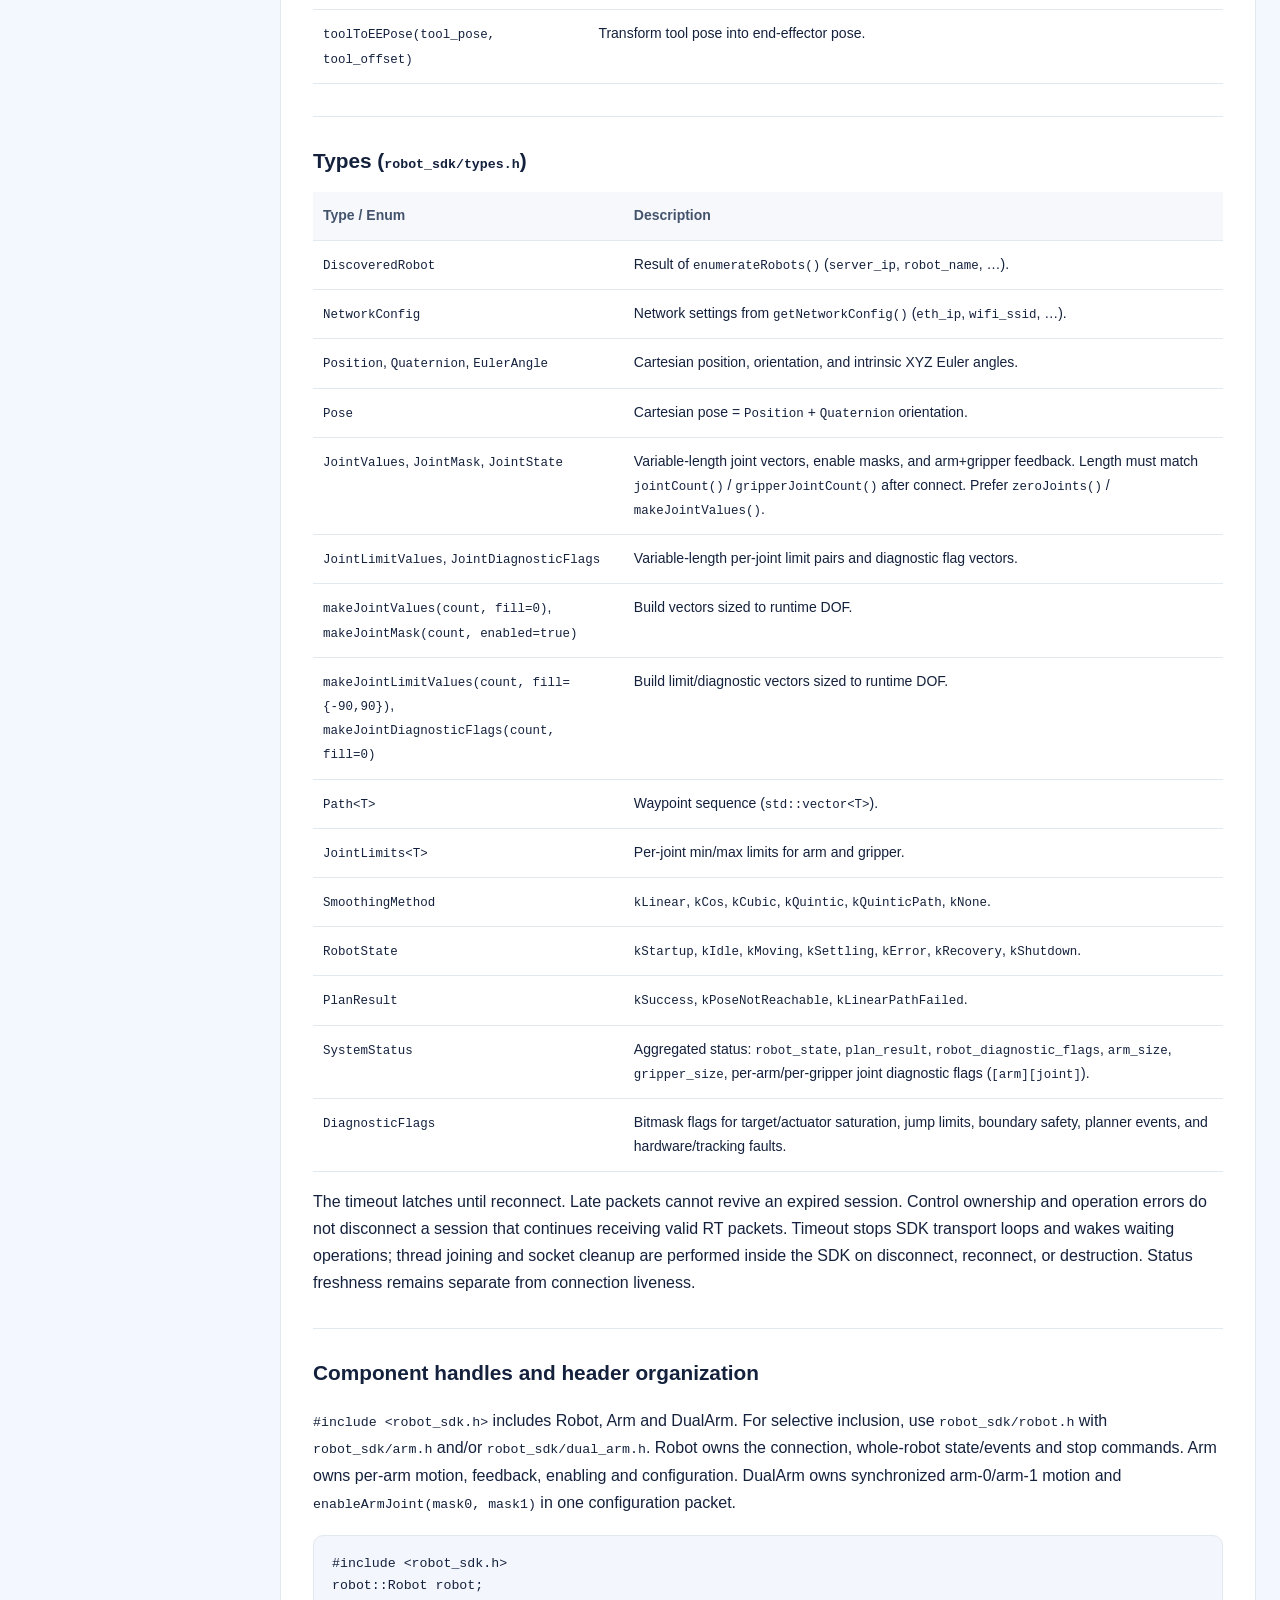
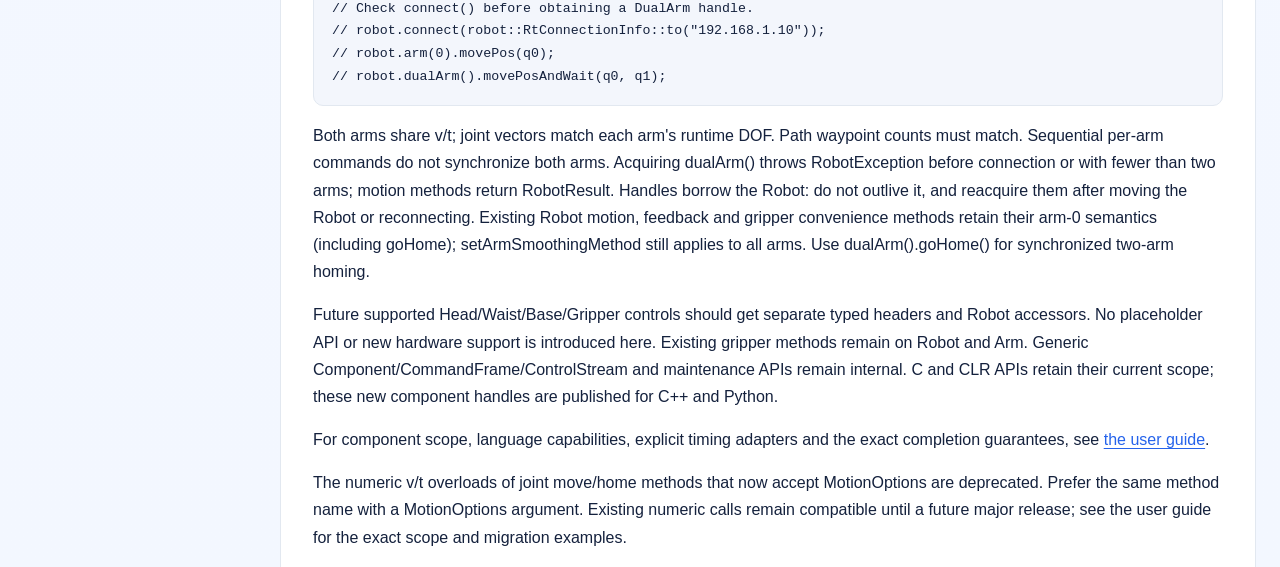
<file: docs/robot-sdk-cpp.html>
<!doctype html>
<html lang="en">
<head>
  <meta charset="UTF-8">
  <meta name="viewport" content="width=device-width, initial-scale=1">
  <title>C++ API reference · Robot SDK 1.5.0</title>
  <link rel="stylesheet" href="../styles.css">
</head>
<body>
  <a class="skip-link" href="#reference">Skip to content</a>
  <header class="topbar">
    <a class="topbar__brand" href="../index.html">Spark2 <span>Docs</span></a>
    <a class="text-link" href="../index.html#api">文档首页 / Documentation</a>
  </header>
  <div class="docs-layout">
    <aside class="sidebar reference-sidebar">
      <nav aria-label="Reference contents">
        <p class="nav-caption">Robot SDK 1.5.0</p>
        <a href="#quick-start">Quick start</a>
        <a href="#return-values-and-errors">Return values and errors</a>
        <a href="#logging">Logging</a>
        <a href="#core-sdk-api-robot">Core SDK API (Robot)</a>
        <a href="#configuration-configuration">Configuration (configuration/)</a>
        <a href="#rt-connection">RT connection</a>
        <a href="#examples-examplescpp">Examples (examples/cpp/)</a>
        <a href="#configuration-api-configurator">Configuration API (Configurator)</a>
        <a href="#kinematics-api-kinematics">Kinematics API (Kinematics)</a>
        <a href="#types-robot_sdktypesh">Types (robot_sdk/types.h)</a>
        <a href="#component-handles-and-header-organization">Component handles and header organization</a>
      </nav>
      <nav aria-label="Other references">
        <a href="robot-sdk-python.html">Python API reference</a>
        <a href="robot-sdk-teaching-en.html">Teaching, recording and trajectory export</a>
      </nav>
    </aside>
    <main class="docs-main reference-main" id="reference">
      <article class="reference-content">
        <p class="source-note">Robot SDK 1.5.0 · 2026-11-04</p>
<h1 id="robot-sdk-api-c">Robot SDK API (C++)</h1>
<p>Maintenance API boundary: TCP calibration solving, detailed diagnostics/metrics/fault callbacks and fault recovery are internal SDK features. Use the Robot Client UI for these operations. C++ trusted clients include <code>robot_internal.h</code> / <code>tcp_calibration.h</code> and link <code>robot::internal_sdk</code>; Python trusted clients import <code>robot_sdk.internal</code>. These entry points are removed from the public C++, Python, C and CLR surfaces. This is a source/API breaking change; rebuild affected consumers. Basic SystemStatus/raw flags, connection state, ordinary state/motion events, known tool offsets and stop commands remain public.</p>
<ul>
<li><strong>Requirements:</strong> C++17, CMake 3.21+</li>
<li><strong>Integration:</strong> <code>find_package(robot_sdk)</code> → link <code>robot::sdk</code></li>
<li><strong>Main header:</strong> <code>#include &quot;robot_sdk.h&quot;</code> (kinematics: <code>#include &quot;robot_kinematics/kinematics.h&quot;</code> when included in your release)</li>
</ul>
<h2 id="quick-start">Quick start</h2>
<p>Link against the installed SDK prefix (set <code>CMAKE_PREFIX_PATH</code> to your release directory):</p>
<pre><code class="language-cmake">cmake_minimum_required(VERSION 3.21)
project(my_app LANGUAGES CXX)

set(CMAKE_CXX_STANDARD 17)

find_package(robot_sdk REQUIRED)

add_executable(my_app main.cpp)
target_link_libraries(my_app PRIVATE robot::sdk)
</code></pre>
<pre><code class="language-bash">cmake -S . -B build -DCMAKE_PREFIX_PATH=/path/to/sdk
cmake --build build --parallel
</code></pre>
<p>On Linux, packaged releases usually resolve bundled libraries via <code>$ORIGIN</code> RPATH. On Windows, keep <code>robot_sdk.dll</code> (and any bundled DLLs) next to your executable or on <code>PATH</code>.</p>
<p>Minimal session:</p>
<pre><code class="language-cpp">#include &quot;robot_sdk.h&quot;

robot::Robot robot;
if (robot::RobotResult r = robot.connect(robot::RtConnectionInfo{}); !r) {
    // handle connect failure
}
</code></pre>
<p>Offline <strong>Kinematics</strong> uses the <code>configuration/</code> directory from the same SDK release. The live <strong>Robot</strong> class does not load it.</p>
<hr>
<h2 id="return-values-and-errors">Return values and errors</h2>
<p>Command-style APIs (<code>connect</code>, <code>move*</code>, <code>set*</code>, teach/playback, …) return <code>RobotResult</code>.</p>
<pre><code class="language-cpp">#include &quot;robot_sdk.h&quot;
#include &lt;iostream&gt;

robot::Robot robot;
if (robot::RobotResult result = robot.connect(robot::RtConnectionInfo{}); !result) {
    std::cerr &lt;&lt; &quot;connect failed: &quot; &lt;&lt; result.message
              &lt;&lt; &quot; (&quot; &lt;&lt; robot::errorCodeToString(result.code) &lt;&lt; &quot;)\n&quot;;
    return 1;
}
</code></pre>
<div class="table-wrap"><table>
<thead>
<tr>
<th>Still throws</th>
<th>Returns <code>RobotResult</code></th>
</tr>
</thead>
<tbody><tr id="entry-1">
<td>Invalid arguments (<code>std::invalid_argument</code>)</td>
<td>Connection / motion / config ACK failures</td>
</tr>
<tr id="entry-2">
<td>Control lost (<code>RobotException</code>, code <code>kControlLost</code>)</td>
<td>Transport unavailable, timeout, keys load failure</td>
</tr>
<tr id="entry-3">
<td>Query APIs before start (<code>getPos</code>, <code>getStatus</code>, …)</td>
<td>Jog stream send success (execution still async)</td>
</tr>
</tbody></table>
</div>
<p><code>RobotResult</code> fields: <code>code</code> (<code>RobotErrorCode</code>), <code>message</code>, <code>ok()</code>.</p>
<div class="table-wrap"><table>
<thead>
<tr>
<th><code>RobotErrorCode</code></th>
<th>Typical cause</th>
</tr>
</thead>
<tbody><tr id="entry-4">
<td><code>kOk</code></td>
<td>Success</td>
</tr>
<tr id="entry-5">
<td><code>kNotStarted</code></td>
<td>Robot session not started</td>
</tr>
<tr id="entry-6">
<td><code>kTransportUnavailable</code></td>
<td>UDP client not ready</td>
</tr>
<tr id="entry-7">
<td><code>kTimeout</code></td>
<td>ACK or SrvState wait timeout</td>
</tr>
<tr id="entry-8">
<td><code>kKeysLoadFailed</code></td>
<td>Embedded SDK client keys failed to load</td>
</tr>
<tr id="entry-9">
<td><code>kStartFailed</code></td>
<td>Wrapped start/stream failure</td>
</tr>
<tr id="entry-10">
<td><code>kCommandRejectedFaulted</code></td>
<td>Robot faulted</td>
</tr>
<tr id="entry-11">
<td><code>kCommandRejectedSequence</code></td>
<td>Stale sequence ID</td>
</tr>
<tr id="entry-12">
<td><code>kCommandInvalid</code></td>
<td>Invalid command payload</td>
</tr>
<tr id="entry-13">
<td><code>kInvalidClientOrSession</code></td>
<td>Auth/session mismatch</td>
</tr>
<tr id="entry-14">
<td><code>kInvalidConfig</code></td>
<td>Invalid configuration</td>
</tr>
<tr id="entry-15">
<td><code>kConfigAckFailed</code></td>
<td>Config ACK failed</td>
</tr>
<tr id="entry-16">
<td><code>kCommandAckFailed</code></td>
<td>Command ACK failed</td>
</tr>
<tr id="entry-17">
<td><code>kControlLost</code></td>
<td>Used with <code>RobotException</code> only</td>
</tr>
<tr id="entry-18">
<td><code>kMotionInterrupted</code></td>
<td>Motion failed or robot entered ERROR while waiting</td>
</tr>
<tr id="entry-19">
<td><code>kPoseNotReachable</code></td>
<td>IK or planner could not reach target pose</td>
</tr>
<tr id="entry-20">
<td><code>kRecoveryFailed</code></td>
<td>Platform recovery request rejected</td>
</tr>
<tr id="entry-21">
<td><code>kReleaseControlFailed</code></td>
<td>Platform release-control request rejected</td>
</tr>
<tr id="entry-22">
<td><code>kDisconnectFailed</code></td>
<td>Platform <code>SdkDisconnectReq</code> rejected / timed out (local teardown still proceeds)</td>
</tr>
<tr id="entry-23">
<td><code>kUnknown</code></td>
<td>Unmapped platform status</td>
</tr>
</tbody></table>
</div>
<p>Motion APIs returning <code>kOk</code> mean the command was sent locally; they do not prove RT admission or successful planning. Use <code>waitUntilIdle()</code> / <code>moveAndWait()</code> to block until execution completes, or poll <code>getStatus()</code> manually.</p>
<p>With an updated RT, <code>movePosAndWait()</code> / <code>waitUntilIdle()</code> return a specific execution rejection immediately after receiving matching telemetry, even if the robot remains Idle. Invalid targets, an out-of-range measured start, and a trajectory crossing a joint limit return <code>CommandInvalid</code>; a position-boundary stop returns <code>MotionInterrupted</code>. Messages include the command sequence and available arm/joint context (indices start at 0). These are motion errors, not hardware faults requiring recovery.</p>
<p><code>MOTION_COMMAND_REJECTED</code> marks terminal rejection. Decode <code>TARGET_POS_OUT_OF_RANGE</code>, <code>MOTION_START_POS_OUT_OF_RANGE</code>, <code>MOTION_PROFILE_POS_OUT_OF_RANGE</code>, <code>MOTION_BOUNDARY_BLOCKED</code>, or <code>PLAN_INVALID_SETTING</code> from system/joint diagnostic flags for the cause. RT retains the rejection until a new command, configuration, fault/recovery transition, or control-owner change; waits match client/session/command sequence to ignore stale rejections. Nonblocking motion still returns after sending; inspect status diagnostics or call the wait API for the eventual result. Older RT versions without these flags retain the existing timeout behavior. The UDP state layout is unchanged.</p>
<h3 id="thread-safety">Thread safety</h3>
<p>A single <code>Robot</code> instance is <strong>not thread-safe</strong>. Call motion, query, and connection APIs from one application thread (or serialize access with your own mutex). Telemetry event handlers run on a dedicated SDK event thread — never on a transport thread — so a slow handler cannot stall telemetry reception or trip the 3 s receive watchdog; handlers for one <code>Robot</code> are serialized. <code>on_motion_done</code> runs on the thread that called <code>waitUntilIdle()</code> / <code>moveAndWait()</code>.</p>
<p>Calling <code>disconnect()</code> from an event callback is supported: the session is closed and the RT session removed immediately, but the socket close and thread joins are deferred until the next application-thread API call (or <code>~Robot</code>) because that callback is still running on an SDK thread. Do not call blocking motion APIs or <code>connect()</code> from an event callback — poll motion state from your application thread instead.</p>
<p><code>waitUntilIdle()</code> returns <code>RobotResult</code>, but it may still throw <code>RobotException</code> with <code>kControlLost</code> if another client takes control while waiting. Wrap calls in <code>try/catch (const RobotException&amp;)</code> when control loss must be handled gracefully.</p>
<hr>
<h2 id="logging">Logging</h2>
<p>Configure via <code>robot_sdk.h</code> (no separate logging header is installed):</p>
<pre><code class="language-cpp">#include &quot;robot_sdk.h&quot;

robot::setLogLevel(robot::LogLevel::kDebug);
robot::setLogToFile(true);              // writes logs/robot_YYYY-MM-DD.log
robot::setLogToStderr(true);            // default true; independent of file
</code></pre>
<p>When file logging is enabled, the SDK creates <code>logs/</code> (cwd-relative) if needed and appends to <code>logs/robot_YYYY-MM-DD.log</code>, rotating automatically at local midnight. File lines include a timestamp prefix. Default stderr format remains <code>[Robot][INFO][Connection] ...</code>.</p>
<hr>
<h2 id="core-sdk-api-robot">Core SDK API (<code>Robot</code>)</h2>
<p>Fault recovery and session setup after physical-button recovery are performed through the UI or internal SDK. Public SDK applications should handle motion errors and reconnect after recovery if their session is no longer ready. Old streams and cached motion targets are invalidated; submit a new command after setup.</p>
<div class="table-wrap"><table>
<thead>
<tr>
<th>API</th>
<th>Description</th>
<th>Group</th>
</tr>
</thead>
<tbody><tr id="entry-24">
<td><code>Robot()</code></td>
<td>Create SDK client for rt_control networking.</td>
<td>constructor</td>
</tr>
<tr id="entry-25">
<td><code>enumerateRobots()</code></td>
<td>Probe the network; return <code>vector&lt;DiscoveredRobot&gt;</code>. Call before <code>connect(robot)</code> / <code>connect(info)</code>.</td>
<td>connection</td>
</tr>
<tr id="entry-26">
<td><code>connect(robot), connect(info)</code></td>
<td>Connect to rt_control via enumerated robot or <code>RtConnectionInfo</code> (empty <code>server_ip</code> auto-discovers).</td>
<td>connection</td>
</tr>
<tr id="entry-27">
<td><code>disconnect()</code></td>
<td>Send <code>SdkDisconnectReq</code>, wait for ACK, then stop heartbeats/transport. Next <code>connect()</code> gets a new session.</td>
<td>connection</td>
</tr>
<tr id="entry-28">
<td><code>armCount()</code>, <code>gripperCount()</code></td>
<td>Arm / gripper slot counts from RT (0 before <code>connect()</code>).</td>
<td>connection</td>
</tr>
<tr id="entry-29">
<td><code>robotName()</code></td>
<td>RT <code>robot_name</code> from config (empty before <code>connect()</code>).</td>
<td>connection</td>
</tr>
<tr id="entry-30">
<td><code>releaseControl()</code></td>
<td>Release SDK control token only (session may remain until disconnect/heartbeat timeout).</td>
<td>connection</td>
</tr>
<tr id="entry-31">
<td><code>stopMotion(wait_for_command_ack=false)</code></td>
<td>Hold at current pose via Core command; <strong>does not</strong> enter ERROR/Fault. Default: no ACK wait (fastest stop).</td>
<td>motion</td>
</tr>
<tr id="entry-32">
<td><code>triggerSafeguardStop()</code></td>
<td>Protective software stop (<code>SdkSafeguardReq</code> on monitoring UDP <strong>8882</strong>, same as Panel abort). Latches until <code>SrvState</code> reports <code>ERROR</code>. Not hardware E-stop.</td>
<td>safety</td>
</tr>
<tr id="entry-33">
<td><code>getNetworkConfig(out_config, ack_timeout_ms=5000)</code></td>
<td>Read robot network settings (WiFi password masked). Requires <code>connect()</code>.</td>
<td>network</td>
</tr>
<tr id="entry-34">
<td><code>setWifi(ssid, password, enable=true, ack_timeout_ms=10000)</code></td>
<td>Connect robot WiFi to a router (STA mode).</td>
<td>network</td>
</tr>
<tr id="entry-35">
<td><code>setEthStatic(eth_ip, eth_netmask, eth_gateway, eth_dns=&quot;&quot;, ack_timeout_ms=5000)</code></td>
<td>Set wired static IP (connection drops; reconnect with new IP).</td>
<td>network</td>
</tr>
<tr id="entry-36">
<td><code>resetNetworkConfig(ack_timeout_ms=10000)</code></td>
<td>Restore factory network settings.</td>
<td>network</td>
</tr>
<tr id="entry-37">
<td><code>jointCount()</code>, <code>gripperJointCount()</code>, <code>jointNames()</code></td>
<td>Runtime DOF for arm slot 0; <code>jointNames()</code> returns generic <code>j1</code>…<code>jN</code> from DOF (0 / empty before <code>connect()</code>).</td>
<td>connection</td>
</tr>
<tr id="entry-38">
<td><code>zeroJoints()</code>, <code>allEnabledMask()</code></td>
<td>Helpers sized to <code>jointCount()</code> / <code>gripperJointCount()</code>.</td>
<td>connection</td>
</tr>
<tr id="entry-39">
<td><code>enableArmJoint(arm_state)</code></td>
<td>Enable arm slot 0 joints; <code>JointMask</code> length must match <code>jointCount()</code>.</td>
<td>connection</td>
</tr>
<tr id="entry-40">
<td><code>waitUntilIdle(timeout_sec=30, poll_interval_sec=0.1)</code></td>
<td>Poll until robot finishes motion or reports failure.</td>
<td>motion completion</td>
</tr>
<tr id="entry-41">
<td><code>moveAndWait(move, timeout_sec=30, poll_interval_sec=0.1)</code></td>
<td>Run a move lambda, then wait until idle.</td>
<td>motion completion</td>
</tr>
<tr id="entry-42">
<td><code>movePosAndWait(arm_pos, v=50, t=0, ...)</code></td>
<td>Arm-0 target arrival (1 degree) plus fresh settled Idle.</td>
<td>motion completion</td>
</tr>
<tr id="entry-43">
<td><code>goHomeAndWait(v=50, t=0, ...)</code></td>
<td>Arm-0 zero-target arrival (1 degree) plus fresh settled Idle.</td>
<td>motion completion</td>
</tr>
<tr id="entry-44">
<td><code>setArmSmoothingMethod(method)</code></td>
<td>Select smoothing strategy for single-target arm motion.</td>
<td>motion mode</td>
</tr>
<tr id="entry-45">
<td><code>movePos(arm_pos, v=50, t=0)</code></td>
<td>Joint-space target for arm slot 0; <code>JointValues</code> length = <code>jointCount()</code>.</td>
<td>manual motion</td>
</tr>
<tr id="entry-46">
<td><code>movePosPath(path, vPath, tPath)</code></td>
<td>Joint-space waypoints for arm slot 0; each vector length = <code>jointCount()</code>.</td>
<td>manual motion</td>
</tr>
<tr id="entry-47">
<td><code>moveVel(arm_vel, a=10, t=0)</code></td>
<td>Joint-space velocity for arm slot 0; length = <code>jointCount()</code>.</td>
<td>manual motion</td>
</tr>
<tr id="entry-48">
<td><code>moveEEPoint(pose, v=50, t=0)</code></td>
<td>Move end-effector to cartesian pose (point mode).</td>
<td>manual motion</td>
</tr>
<tr id="entry-49">
<td><code>moveEEPointPath(path, vPath, tPath)</code></td>
<td>Move through end-effector pose waypoints (point mode).</td>
<td>manual motion</td>
</tr>
<tr id="entry-50">
<td><code>moveEELine(pose, v=50, t=0)</code></td>
<td>Move end-effector to cartesian pose (line mode, arm slot 0).</td>
<td>manual motion</td>
</tr>
<tr id="entry-51">
<td><code>moveEELinePath(path, vPath, tPath)</code></td>
<td>Move through end-effector pose waypoints (line mode, arm slot 0).</td>
<td>manual motion</td>
</tr>
<tr id="entry-52">
<td><code>moveToolPoint(pose, v=50, t=0)</code></td>
<td>Move tool frame to cartesian pose (point mode).</td>
<td>manual motion</td>
</tr>
<tr id="entry-53">
<td><code>moveToolPointPath(path, vPath, tPath)</code></td>
<td>Move tool frame through cartesian waypoints (point mode).</td>
<td>manual motion</td>
</tr>
<tr id="entry-54">
<td><code>moveToolLine(pose, v=50, t=0)</code></td>
<td>Move tool frame to cartesian pose (line mode).</td>
<td>manual motion</td>
</tr>
<tr id="entry-55">
<td><code>moveToolLinePath(path, vPath, tPath)</code></td>
<td>Move tool frame through cartesian waypoints (line mode).</td>
<td>manual motion</td>
</tr>
<tr id="entry-56">
<td><code>goHome(v=50, t=0)</code></td>
<td>Move robot arm to predefined home pose.</td>
<td>manual motion</td>
</tr>
<tr id="entry-57">
<td><code>moveGripperPos(pos, v=50, t=0)</code></td>
<td>Command gripper joints in panel units <code>[0,1]</code> (<code>0</code>=open, <code>1</code>=close); length = <code>gripperJointCount()</code>. Not soft/hard safety limits.</td>
<td>manual motion</td>
</tr>
<tr id="entry-58">
<td><code>moveGripperPosAndWait(pos, …)</code></td>
<td><code>moveGripperPos</code> + wait on gripper feedback (RT may stay Idle during gripper-only moves).</td>
<td>motion completion</td>
</tr>
<tr id="entry-59">
<td><code>startTeach(), stopRecording(), stopTeach()</code></td>
<td>Start drag/recording; freeze recording while allowing drag; end teaching with position hold.</td>
<td><a href="robot-sdk-teaching-en.html">teaching lifecycle</a></td>
</tr>
<tr id="entry-60">
<td><code>saveTrajectory(local_path)</code></td>
<td>Export a frozen RT recording to a client-side JSON file; requires a compatible RT.</td>
<td><a href="robot-sdk-teaching-en.html">teaching lifecycle</a></td>
</tr>
<tr id="entry-61">
<td><code>startPlayback(), stopPlayback(), resetPlayback()</code></td>
<td>Control playback mode lifecycle.</td>
<td>playback mode</td>
</tr>
<tr id="entry-62">
<td><code>getJointState(), getJointVel(), getJointTor()</code></td>
<td>Arm slot 0 joint feedback with runtime-sized vectors.</td>
<td>feedback</td>
</tr>
<tr id="entry-63">
<td><code>jointPositions()</code></td>
<td>Arm slot 0 positions only (<code>JointValues</code>, length = <code>jointCount()</code>).</td>
<td>feedback</td>
</tr>
<tr id="entry-64">
<td><code>getEEPose(), getToolPose()</code></td>
<td>Arm slot 0 end-effector / tool cartesian pose.</td>
<td>feedback</td>
</tr>
<tr id="entry-65">
<td><code>getArmJointEnabledMask()</code></td>
<td>Arm slot 0 per-joint enable mask (length = <code>jointCount()</code>).</td>
<td>status</td>
</tr>
<tr id="entry-66">
<td><code>getStatus(), printStatus(status)</code></td>
<td>Read or print aggregated runtime status (<code>SystemStatus</code>). Joint diagnostics are indexed <code>[arm][joint]</code>.</td>
<td>status</td>
</tr>
<tr id="entry-67">
<td><code>getConnectionStatus()</code> / <code>isConnected()</code></td>
<td>SDK-owned connection state; autonomous 3000 ms RT receive timeout.</td>
<td>diagnostics</td>
</tr>
<tr id="entry-68">
<td><code>getConfigurator()</code></td>
<td>Access RT configuration subsystem for arm slot 0.</td>
<td>subsystems</td>
</tr>
</tbody></table>
</div>
<p>A single <code>Robot</code> session owns the UDP connection. On dual-arm robots, the convenience methods directly on <code>Robot</code> target <strong>arm slot 0</strong>; use public <code>arm(index)</code> handles for other arms and <code>dualArm()</code> (Python: <code>dual_arm()</code>) for synchronized motion. Use <code>armCount()</code> / <code>gripperCount()</code> after <code>connect()</code> to inspect topology; <code>waitUntilIdle()</code> waits for the whole robot.</p>
<h2 id="configuration-configuration">Configuration (<code>configuration/</code>)</h2>
<div class="table-wrap"><table>
<thead>
<tr>
<th>Source</th>
<th>Purpose</th>
</tr>
</thead>
<tbody><tr>
<td><strong>Built-in model registry + URDF/meshes</strong></td>
<td>Offline kinematics via standalone <code>Kinematics(config_prefix_path)</code></td>
</tr>
<tr>
<td><strong>SDK built-in HMAC keys</strong></td>
<td>UDP message authentication (client_id 0 + 10003)</td>
</tr>
<tr>
<td><strong>SDK built-in defaults</strong></td>
<td>Protocol ports, receive timing, default motion parameters</td>
</tr>
<tr>
<td><strong><code>RtConnectionInfo</code> / <code>enumerateRobots()</code></strong></td>
<td>Target RT server IP</td>
</tr>
<tr>
<td><strong>RT <code>SdkConfigRes</code> after <code>connect()</code></strong></td>
<td>Authoritative limits, modes, tool offset (<code>Configurator</code> getters)</td>
</tr>
</tbody></table>
</div>
<p><code>config.yaml</code> is optional for <strong>Kinematics</strong> only. <strong>Robot</strong> does not load it. See <code>BREAKING_CONFIG.md</code>.</p>
<p>Recommended connection patterns:</p>
<pre><code class="language-cpp">// Auto-discover rt_control on the network (default empty server_ip).
Robot robot;
if (RobotResult result = robot.connect(RtConnectionInfo{}); !result) { /* ... */ }

// Known RT server IP.
Robot robot;
if (RobotResult result = robot.connect(RtConnectionInfo::to(&quot;192.168.1.10&quot;)); !result) { /* ... */ }

// Enumerate multiple robots, then connect to one.
Robot robot;
auto robots = robot.enumerateRobots();
if (!robots.empty()) {
    if (RobotResult result = robot.connect(robots.front()); !result) { /* ... */ }
}
</code></pre>
<h2 id="rt-connection">RT connection</h2>
<p><code>RtConnectionInfo</code> exposes only <code>server_ip</code> in the public API. UDP ports are fixed SDK defaults.</p>
<div class="table-wrap"><table>
<thead>
<tr>
<th>Field</th>
<th>Default</th>
<th>Description</th>
</tr>
</thead>
<tbody><tr id="entry-69">
<td><code>server_ip</code></td>
<td><code>&quot;&quot;</code> (auto-discover)</td>
<td>RT server IP; set via <code>RtConnectionInfo::to(ip)</code> or <code>connect(info)</code></td>
</tr>
</tbody></table>
</div>
<p>Helper: <code>RtConnectionInfo::to(server_ip)</code> — connect to a known RT host.</p>
<p>Other protocol settings (heartbeat port, telemetry port, client id, multicast probe) are fixed SDK defaults and are not configurable in the public API.</p>
<p>Pass connection settings to <code>connect(info)</code> or <code>connect(robot)</code> when starting a session.</p>
<p>Path APIs accept either a velocity path (<code>v</code>) or a time path (<code>t</code>) matching the waypoint count. When only <code>t</code> is supplied, the SDK fills each waypoint with the default speed ratio (50%).</p>
<p>Motion speed <code>v</code> / <code>a</code> is in <code>[0, 100]</code> percent and maps to <code>interpolation_speed_ratio</code> (<code>v / 100</code>). Per RT planner: <code>v &gt; 0</code> sets an explicit ratio; <code>v = 0</code> sends ratio <code>0</code> and <strong>keeps the current speed ratio unchanged</strong> (not max speed). Use <code>v = 100</code> for full speed.</p>
<p>Normal motion commands return after the UDP command is sent; they do not wait for a command ACK. Configuration changes still wait for their ACK. Use <code>movePosAndWait</code>, <code>goHomeAndWait</code>, or <code>waitUntilIdle</code> when completion confirmation is required.</p>
<h2 id="examples-examplescpp">Examples (<code>examples/cpp/</code>)</h2>
<p>Public motion examples use shared helpers in <code>example_common.h</code>:</p>
<div class="table-wrap"><table>
<thead>
<tr>
<th>Helper</th>
<th>Description</th>
</tr>
</thead>
<tbody><tr id="entry-70">
<td><code>robotIpFromArgs(argc, argv)</code></td>
<td>Parse optional <code>[IP]</code> or <code>--ip IP</code> from the command line</td>
</tr>
<tr id="entry-71">
<td><code>connectToRobot(robot, ip)</code></td>
<td>Connect via <code>RtConnectionInfo::to(ip)</code> when <code>ip</code> is non-empty, else <code>requireFirstRobot()</code></td>
</tr>
<tr id="entry-72">
<td><code>requireFirstRobot()</code></td>
<td>Enumerate and return the first robot (exits if none found)</td>
</tr>
<tr id="entry-73">
<td><code>ROBOT_CHECK(result, context)</code></td>
<td>Print and return 1 on failure</td>
</tr>
</tbody></table>
</div>
<pre><code class="language-bash">cmake -S /path/to/prefix/examples/cpp -B build -DCMAKE_PREFIX_PATH=/path/to/prefix
cmake --build build --parallel
./build/move_point
./build/move_point 192.168.1.10
./build/network_config --ip 192.168.1.10
./build/network_config --ip 192.168.1.10 --set-eth 192.168.2.100 255.255.255.0 192.168.2.1
</code></pre>
<p>Typical example flow:</p>
<pre><code class="language-cpp">#include &quot;example_common.h&quot;

using namespace robot;
using namespace robot_example;

int main(int argc, char* argv[]) {
    Robot robot;
    ROBOT_CHECK(connectToRobot(robot, robotIpFromArgs(argc, argv)), &quot;connect&quot;);
    // ...
}
</code></pre>
<p>See <code>connection_options.cpp</code> for auto-discover, fixed IP, and enumerate-first patterns. Kinematics examples under <code>calculate_kinematics.cpp</code> do not connect to rt_control.</p>
<h2 id="configuration-api-configurator">Configuration API (<code>Configurator</code>)</h2>
<div class="table-wrap"><table>
<thead>
<tr>
<th>API</th>
<th>Description</th>
</tr>
</thead>
<tbody><tr id="entry-74">
<td><code>setToolOffset(offset), setArmPosLimits(limit), setArmVelLimits(limit), setGripperPosLimits(limit)</code></td>
<td>Set configuration; return <code>RobotResult</code>.</td>
</tr>
<tr id="entry-75">
<td><code>getToolOffset(), getArmPosLimits(), getArmVelLimits(), getGripperPosLimits()</code></td>
<td>Read active configuration values.</td>
</tr>
<tr id="entry-76">
<td><code>getArmMaxPos(), getArmMaxVel()</code></td>
<td>Get hardware max position/velocity constraints.</td>
</tr>
<tr id="entry-77">
<td><code>getArmMaxPosJump(), getArmMaxVelJump()</code></td>
<td>Get anti-jump protection limits.</td>
</tr>
<tr id="entry-78">
<td><code>getArmMaxPosFollowError(), getArmMaxVelFollowError(), getArmMaxTorFollowError()</code></td>
<td>Get following-error thresholds.</td>
</tr>
<tr id="entry-79">
<td><code>getGripperMaxPos()</code></td>
<td>Get gripper hardware max range.</td>
</tr>
</tbody></table>
</div>
<h2 id="kinematics-api-kinematics">Kinematics API (<code>Kinematics</code>)</h2>
<p>Standalone class — not part of <code>Robot</code>. Requires a configuration directory with URDF/meshes.</p>
<div class="table-wrap"><table>
<thead>
<tr>
<th>API</th>
<th>Description</th>
</tr>
</thead>
<tbody><tr id="entry-80">
<td><code>Kinematics(config_prefix_path, model_id=&quot;&quot;)</code></td>
<td>Load built-in model from URDF under <code>config_prefix_path</code>; optional <code>model_id</code> overrides <code>config.yaml</code> / default <code>spark2_v2</code>.</td>
</tr>
<tr id="entry-81">
<td><code>jointCount()</code></td>
<td>Active DOF for the loaded kinematics model.</td>
</tr>
<tr id="entry-82">
<td><code>forwardKinematics(arm_pos)</code></td>
<td>Compute cartesian pose from joint state (length = <code>jointCount()</code>).</td>
</tr>
<tr id="entry-83">
<td><code>inverseKinematics(ee_pose, arm_pos)</code></td>
<td>Solve joint state for a target cartesian pose; returns <code>RobotResult</code> and updates <code>arm_pos</code> on success.</td>
</tr>
<tr id="entry-84">
<td><code>eulerToQuaternion(euler)</code></td>
<td>Convert intrinsic XYZ Euler angles to quaternion.</td>
</tr>
<tr id="entry-85">
<td><code>quaternionToEuler(quat)</code></td>
<td>Convert quaternion to intrinsic XYZ Euler angles.</td>
</tr>
<tr id="entry-86">
<td><code>eeToToolPose(ee_pose, tool_offset)</code></td>
<td>Transform end-effector pose into tool pose.</td>
</tr>
<tr id="entry-87">
<td><code>toolToEEPose(tool_pose, tool_offset)</code></td>
<td>Transform tool pose into end-effector pose.</td>
</tr>
</tbody></table>
</div>
<h2 id="types-robot_sdktypesh">Types (<code>robot_sdk/types.h</code>)</h2>
<div class="table-wrap"><table>
<thead>
<tr>
<th>Type / Enum</th>
<th>Description</th>
</tr>
</thead>
<tbody><tr id="entry-88">
<td><code>DiscoveredRobot</code></td>
<td>Result of <code>enumerateRobots()</code> (<code>server_ip</code>, <code>robot_name</code>, …).</td>
</tr>
<tr id="entry-89">
<td><code>NetworkConfig</code></td>
<td>Network settings from <code>getNetworkConfig()</code> (<code>eth_ip</code>, <code>wifi_ssid</code>, …).</td>
</tr>
<tr id="entry-90">
<td><code>Position</code>, <code>Quaternion</code>, <code>EulerAngle</code></td>
<td>Cartesian position, orientation, and intrinsic XYZ Euler angles.</td>
</tr>
<tr id="entry-91">
<td><code>Pose</code></td>
<td>Cartesian pose = <code>Position</code> + <code>Quaternion</code> orientation.</td>
</tr>
<tr id="entry-92">
<td><code>JointValues</code>, <code>JointMask</code>, <code>JointState</code></td>
<td>Variable-length joint vectors, enable masks, and arm+gripper feedback. Length must match <code>jointCount()</code> / <code>gripperJointCount()</code> after connect. Prefer <code>zeroJoints()</code> / <code>makeJointValues()</code>.</td>
</tr>
<tr id="entry-93">
<td><code>JointLimitValues</code>, <code>JointDiagnosticFlags</code></td>
<td>Variable-length per-joint limit pairs and diagnostic flag vectors.</td>
</tr>
<tr id="entry-94">
<td><code>makeJointValues(count, fill=0)</code>, <code>makeJointMask(count, enabled=true)</code></td>
<td>Build vectors sized to runtime DOF.</td>
</tr>
<tr id="entry-95">
<td><code>makeJointLimitValues(count, fill={-90,90})</code>, <code>makeJointDiagnosticFlags(count, fill=0)</code></td>
<td>Build limit/diagnostic vectors sized to runtime DOF.</td>
</tr>
<tr id="entry-96">
<td><code>Path&lt;T&gt;</code></td>
<td>Waypoint sequence (<code>std::vector&lt;T&gt;</code>).</td>
</tr>
<tr id="entry-97">
<td><code>JointLimits&lt;T&gt;</code></td>
<td>Per-joint min/max limits for arm and gripper.</td>
</tr>
<tr id="entry-98">
<td><code>SmoothingMethod</code></td>
<td><code>kLinear</code>, <code>kCos</code>, <code>kCubic</code>, <code>kQuintic</code>, <code>kQuinticPath</code>, <code>kNone</code>.</td>
</tr>
<tr id="entry-99">
<td><code>RobotState</code></td>
<td><code>kStartup</code>, <code>kIdle</code>, <code>kMoving</code>, <code>kSettling</code>, <code>kError</code>, <code>kRecovery</code>, <code>kShutdown</code>.</td>
</tr>
<tr id="entry-100">
<td><code>PlanResult</code></td>
<td><code>kSuccess</code>, <code>kPoseNotReachable</code>, <code>kLinearPathFailed</code>.</td>
</tr>
<tr id="entry-101">
<td><code>SystemStatus</code></td>
<td>Aggregated status: <code>robot_state</code>, <code>plan_result</code>, <code>robot_diagnostic_flags</code>, <code>arm_size</code>, <code>gripper_size</code>, per-arm/per-gripper joint diagnostic flags (<code>[arm][joint]</code>).</td>
</tr>
<tr id="entry-102">
<td><code>DiagnosticFlags</code></td>
<td>Bitmask flags for target/actuator saturation, jump limits, boundary safety, planner events, and hardware/tracking faults.</td>
</tr>
</tbody></table>
</div>
<p>The timeout latches until reconnect. Late packets cannot revive an expired session. Control ownership and operation errors do not disconnect a session that continues receiving valid RT packets. Timeout stops SDK transport loops and wakes waiting operations; thread joining and socket cleanup are performed inside the SDK on disconnect, reconnect, or destruction. Status freshness remains separate from connection liveness.</p>
<h2 id="component-handles-and-header-organization">Component handles and header organization</h2>
<p><code>#include &lt;robot_sdk.h&gt;</code> includes Robot, Arm and DualArm. For selective inclusion,
use <code>robot_sdk/robot.h</code> with <code>robot_sdk/arm.h</code> and/or <code>robot_sdk/dual_arm.h</code>.
Robot owns the connection, whole-robot state/events and stop commands. Arm owns
per-arm motion, feedback, enabling and configuration. DualArm owns synchronized
arm-0/arm-1 motion and <code>enableArmJoint(mask0, mask1)</code> in one configuration packet.</p>
<pre><code class="language-cpp">#include &lt;robot_sdk.h&gt;
robot::Robot robot;
// Check connect() before obtaining a DualArm handle.
// robot.connect(robot::RtConnectionInfo::to(&quot;192.168.1.10&quot;));
// robot.arm(0).movePos(q0);
// robot.dualArm().movePosAndWait(q0, q1);
</code></pre>
<p>Both arms share v/t; joint vectors match each arm&#39;s runtime DOF. Path waypoint
counts must match. Sequential per-arm commands do not synchronize both arms.
Acquiring dualArm() throws RobotException before connection or with fewer than
two arms; motion methods return RobotResult. Handles borrow the Robot: do not
outlive it, and reacquire them after moving the Robot or reconnecting.
Existing Robot motion, feedback and gripper convenience methods retain their
arm-0 semantics (including goHome); setArmSmoothingMethod still applies to all
arms. Use dualArm().goHome() for synchronized two-arm homing.</p>
<p>Future supported Head/Waist/Base/Gripper controls should get separate typed
headers and Robot accessors. No placeholder API or new hardware support is
introduced here. Existing gripper methods remain on Robot and Arm. Generic
Component/CommandFrame/ControlStream and maintenance APIs remain internal.
C and CLR APIs retain their current scope; these new component handles are
published for C++ and Python.</p>
<p>For component scope, language capabilities, explicit timing adapters and the exact
completion guarantees, see <a href="../index.html#quick-start">the user guide</a>.</p>
<p>The numeric v/t overloads of joint move/home methods that now accept MotionOptions
are deprecated. Prefer the same method name with a MotionOptions argument. Existing
numeric calls remain compatible until a future major release; see the user guide
for the exact scope and migration examples.</p>
<p class="source-note">For the user guide and other bundled documentation, see <code>docs/</code> in the <a href="../index.html#quick-start">SDK archive</a>.</p>
      </article>
    </main>
  </div>
</body>
</html>
</file>
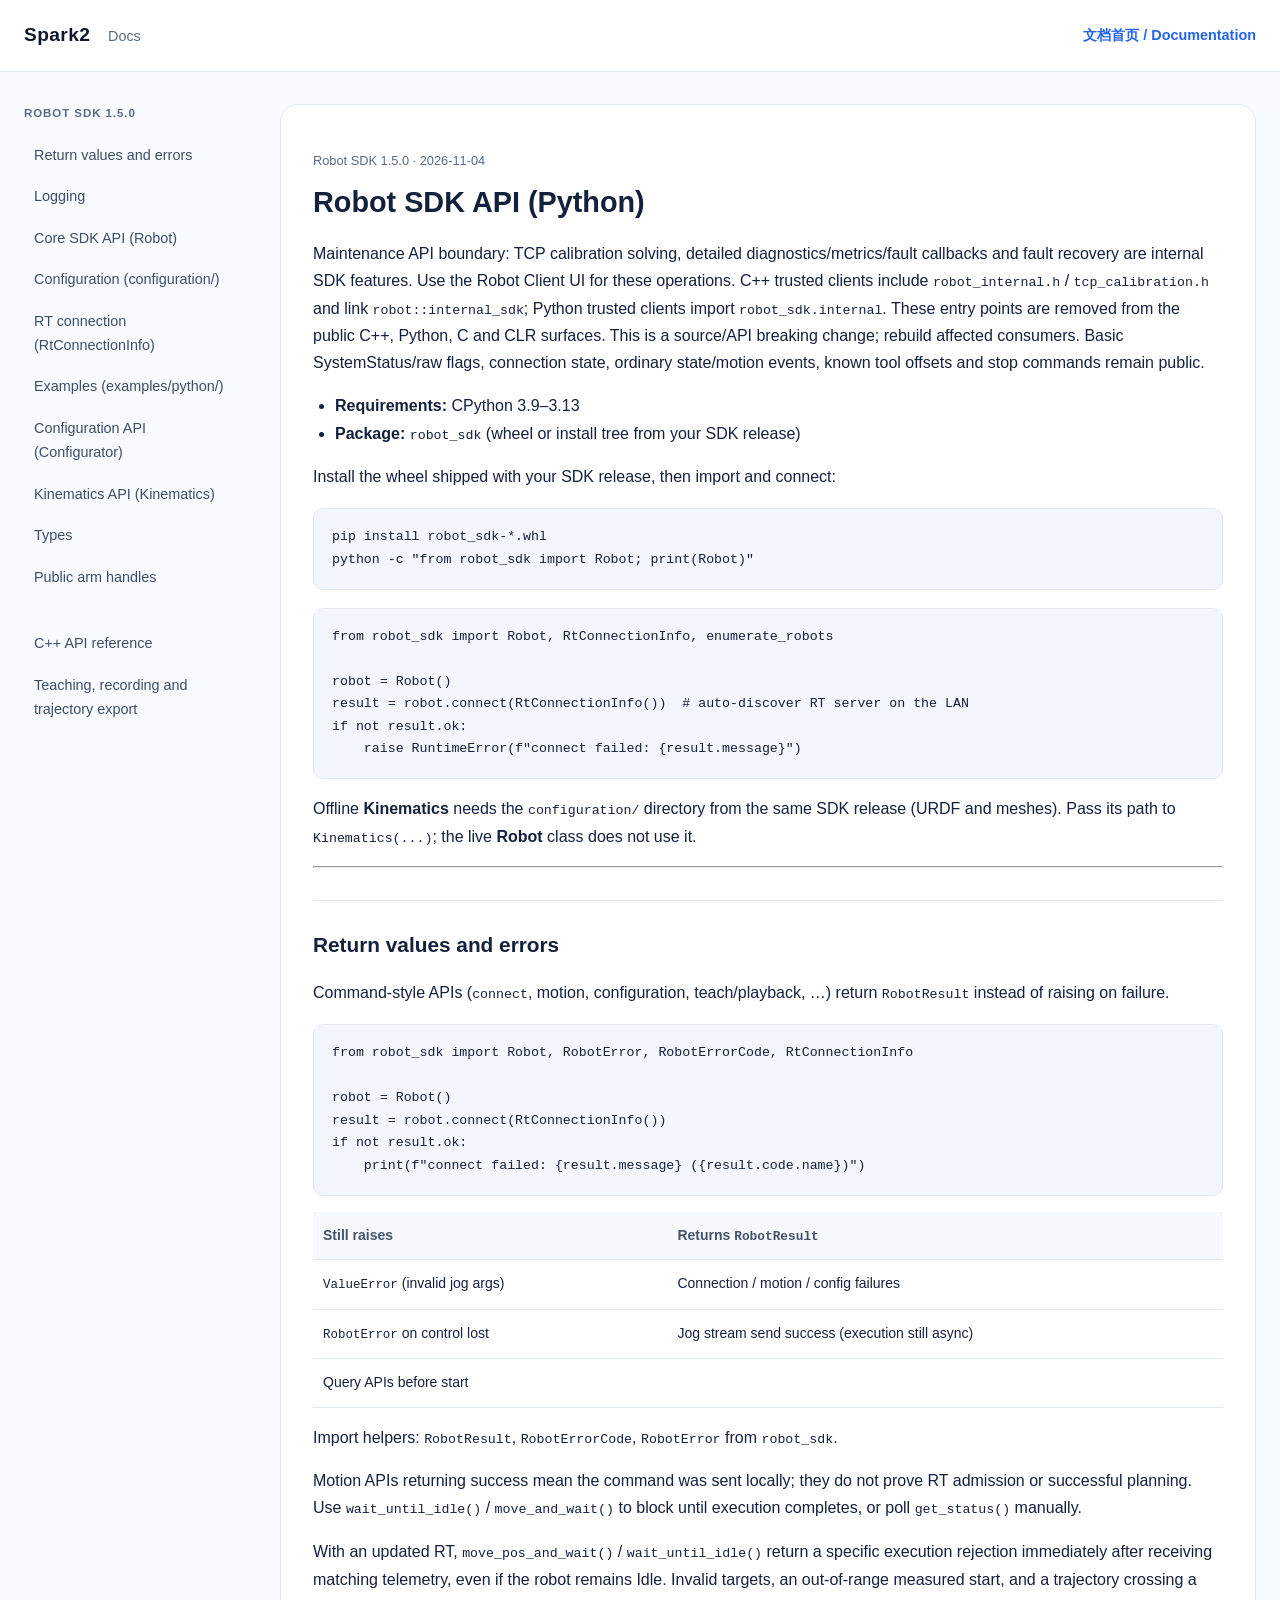
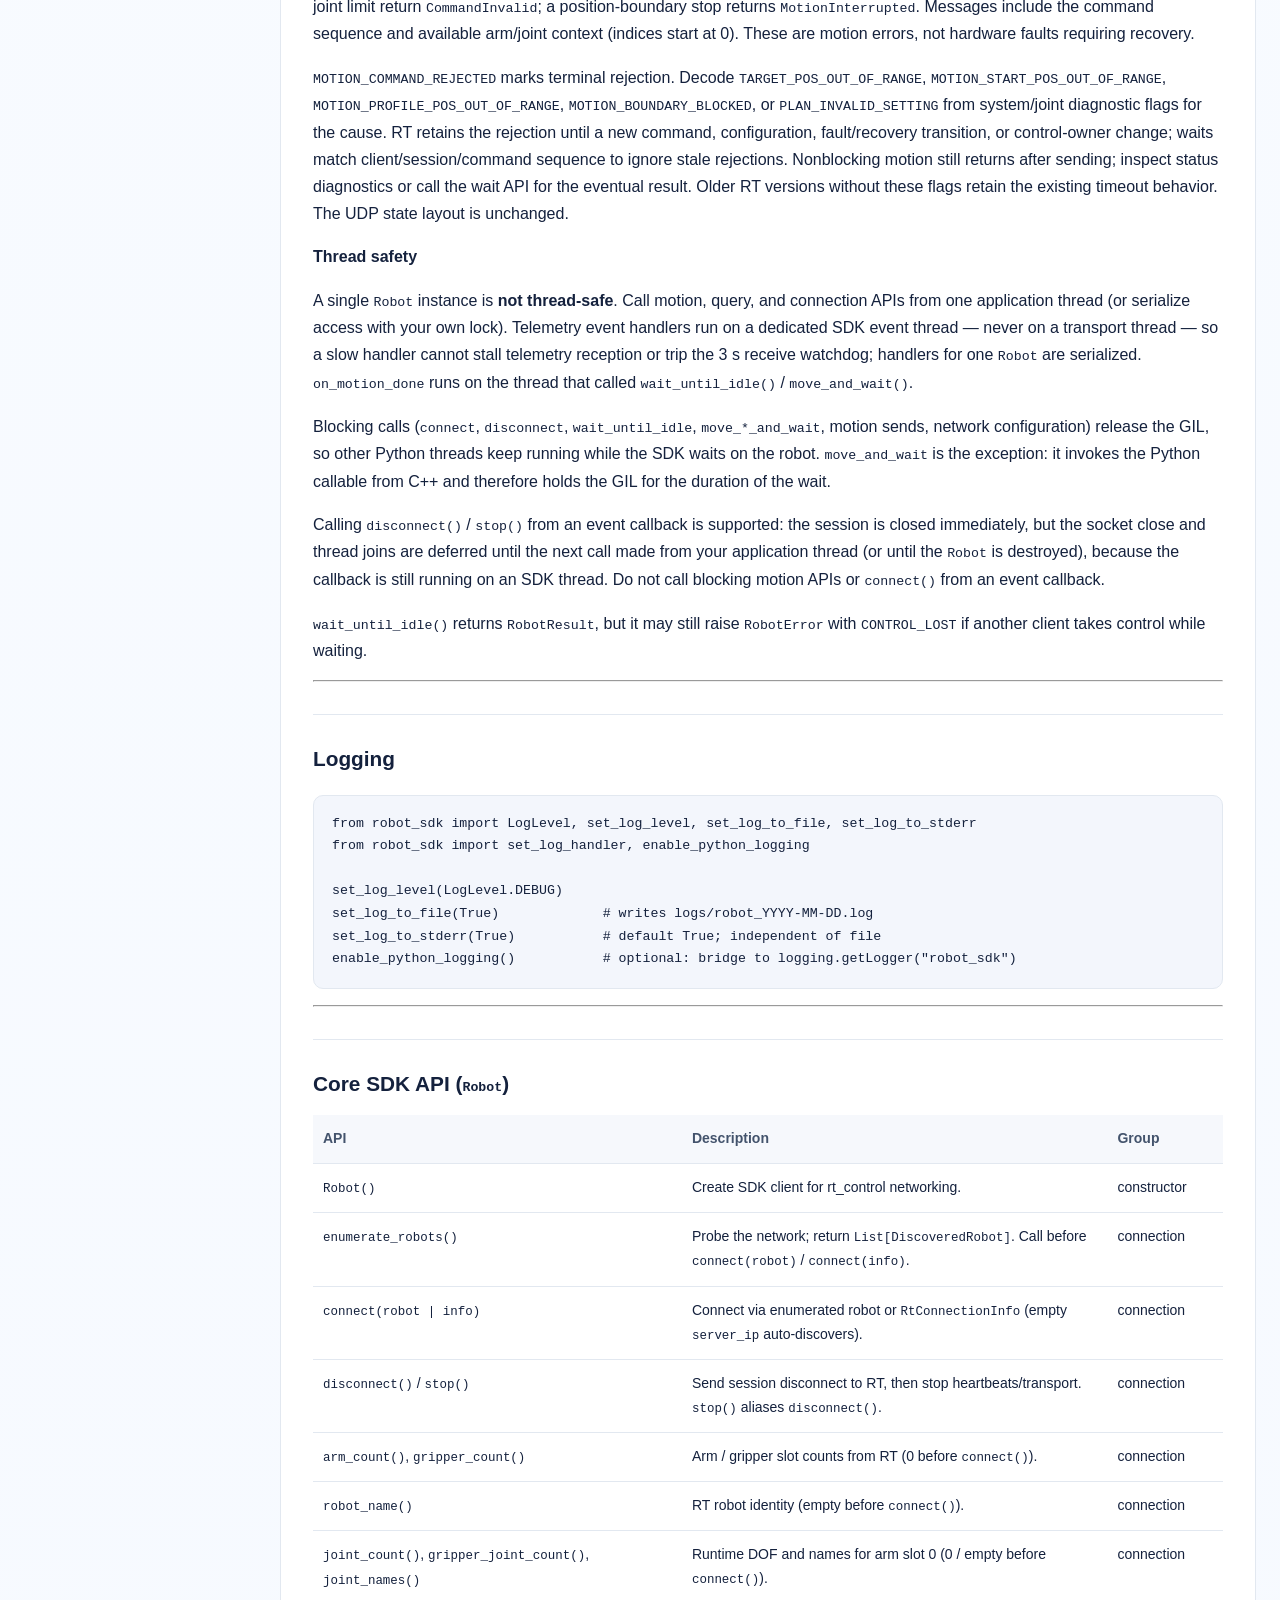
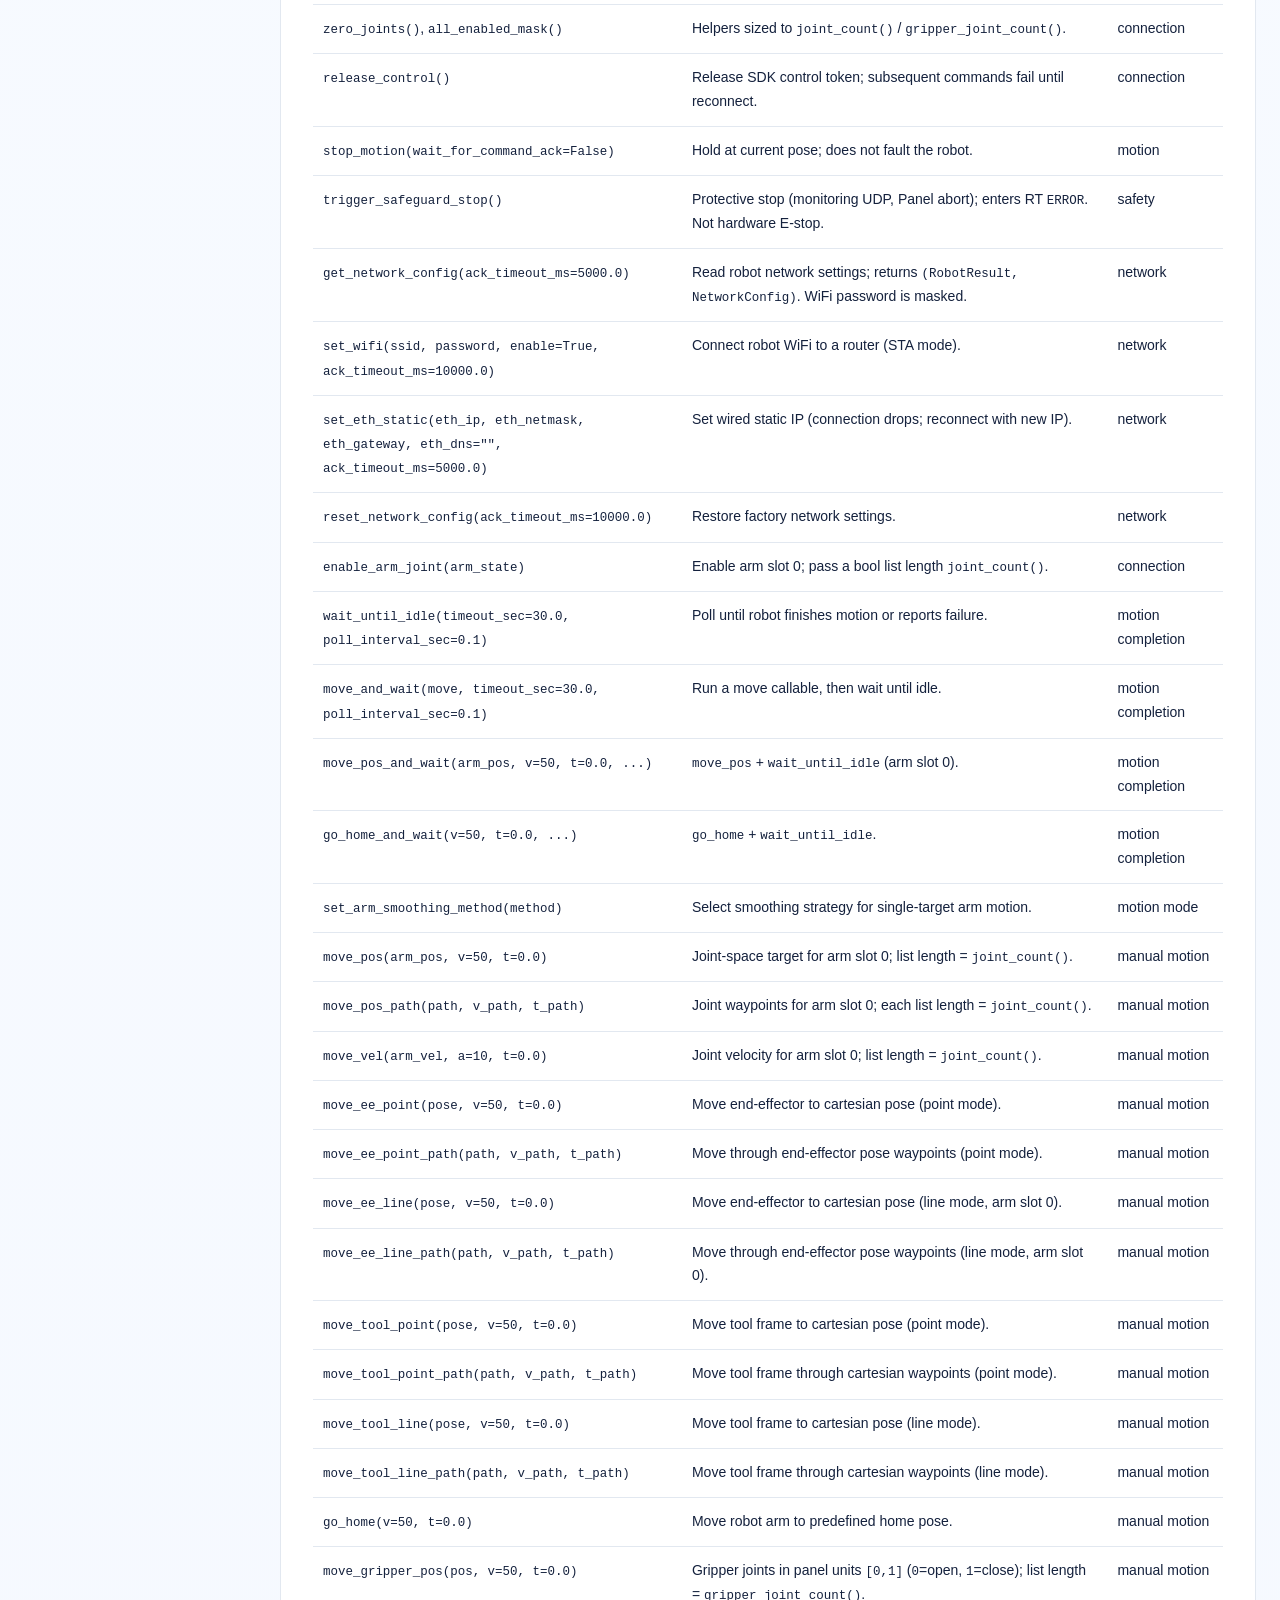
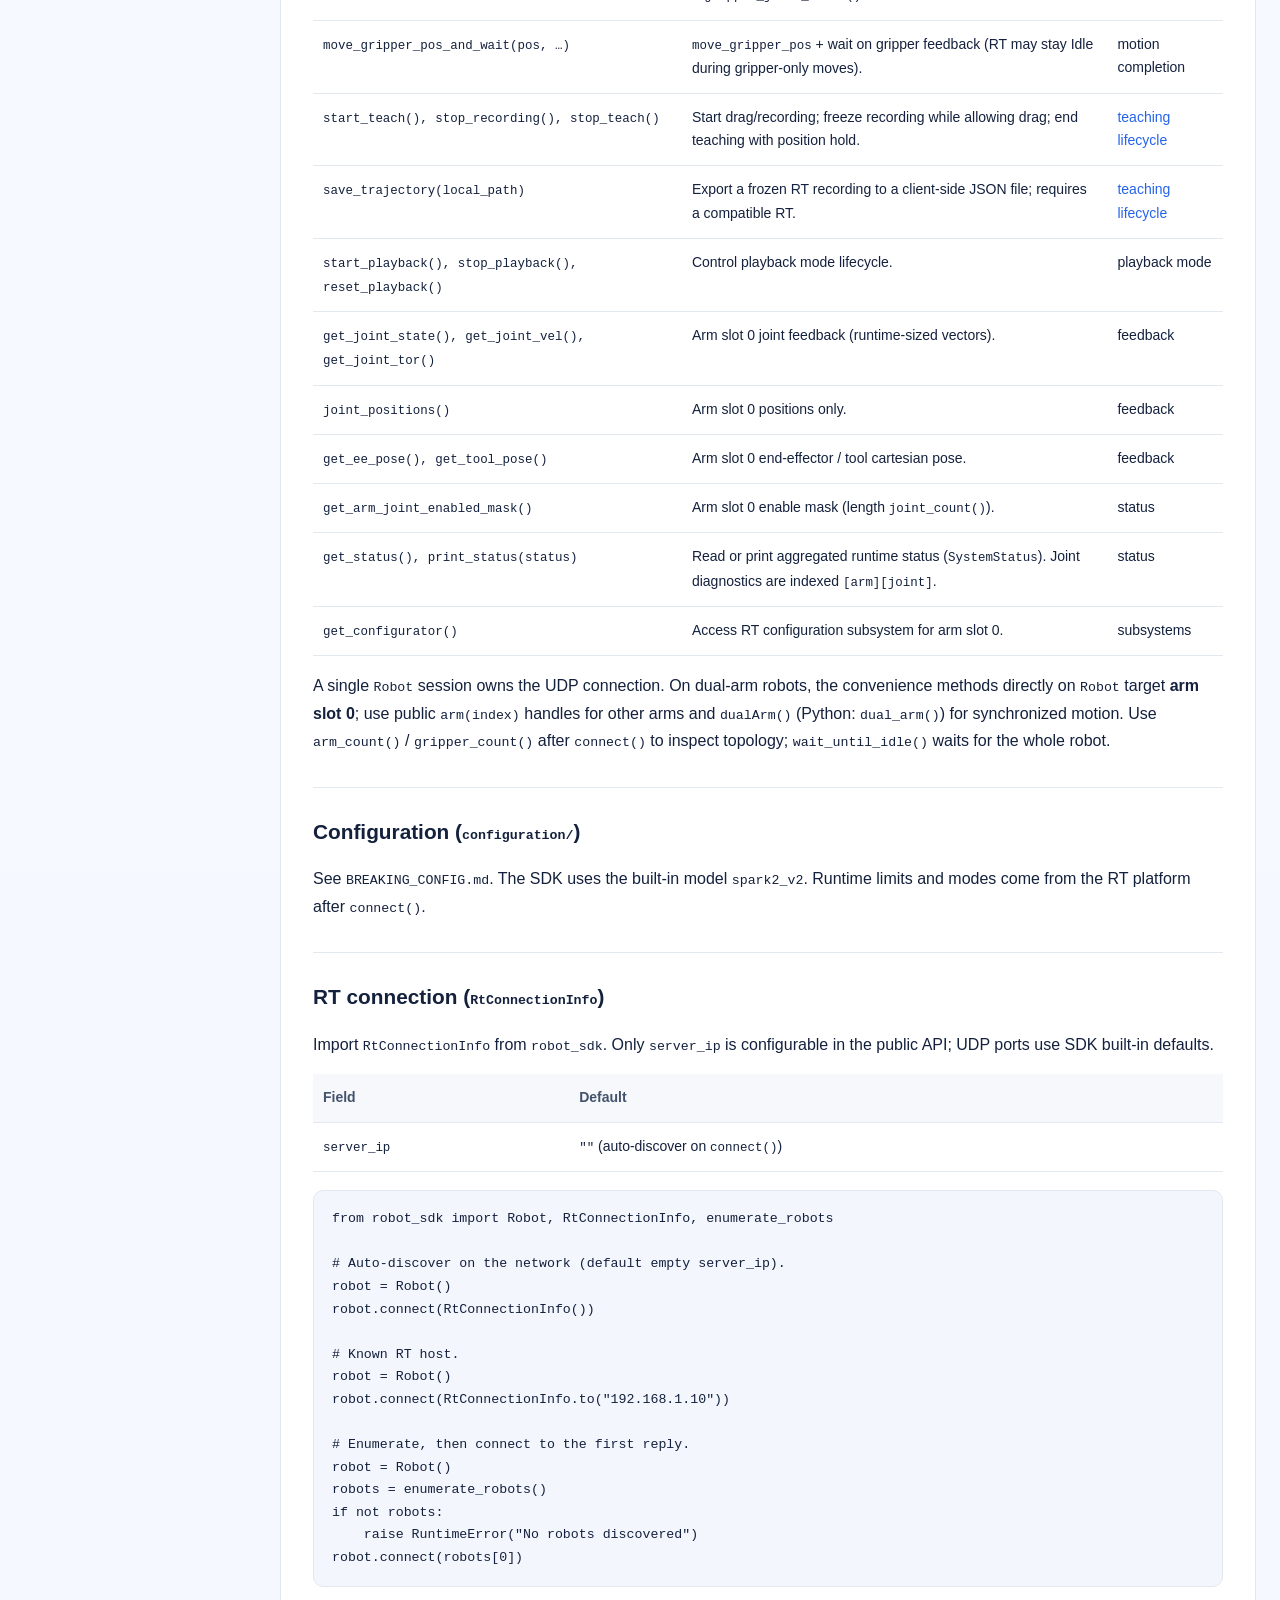
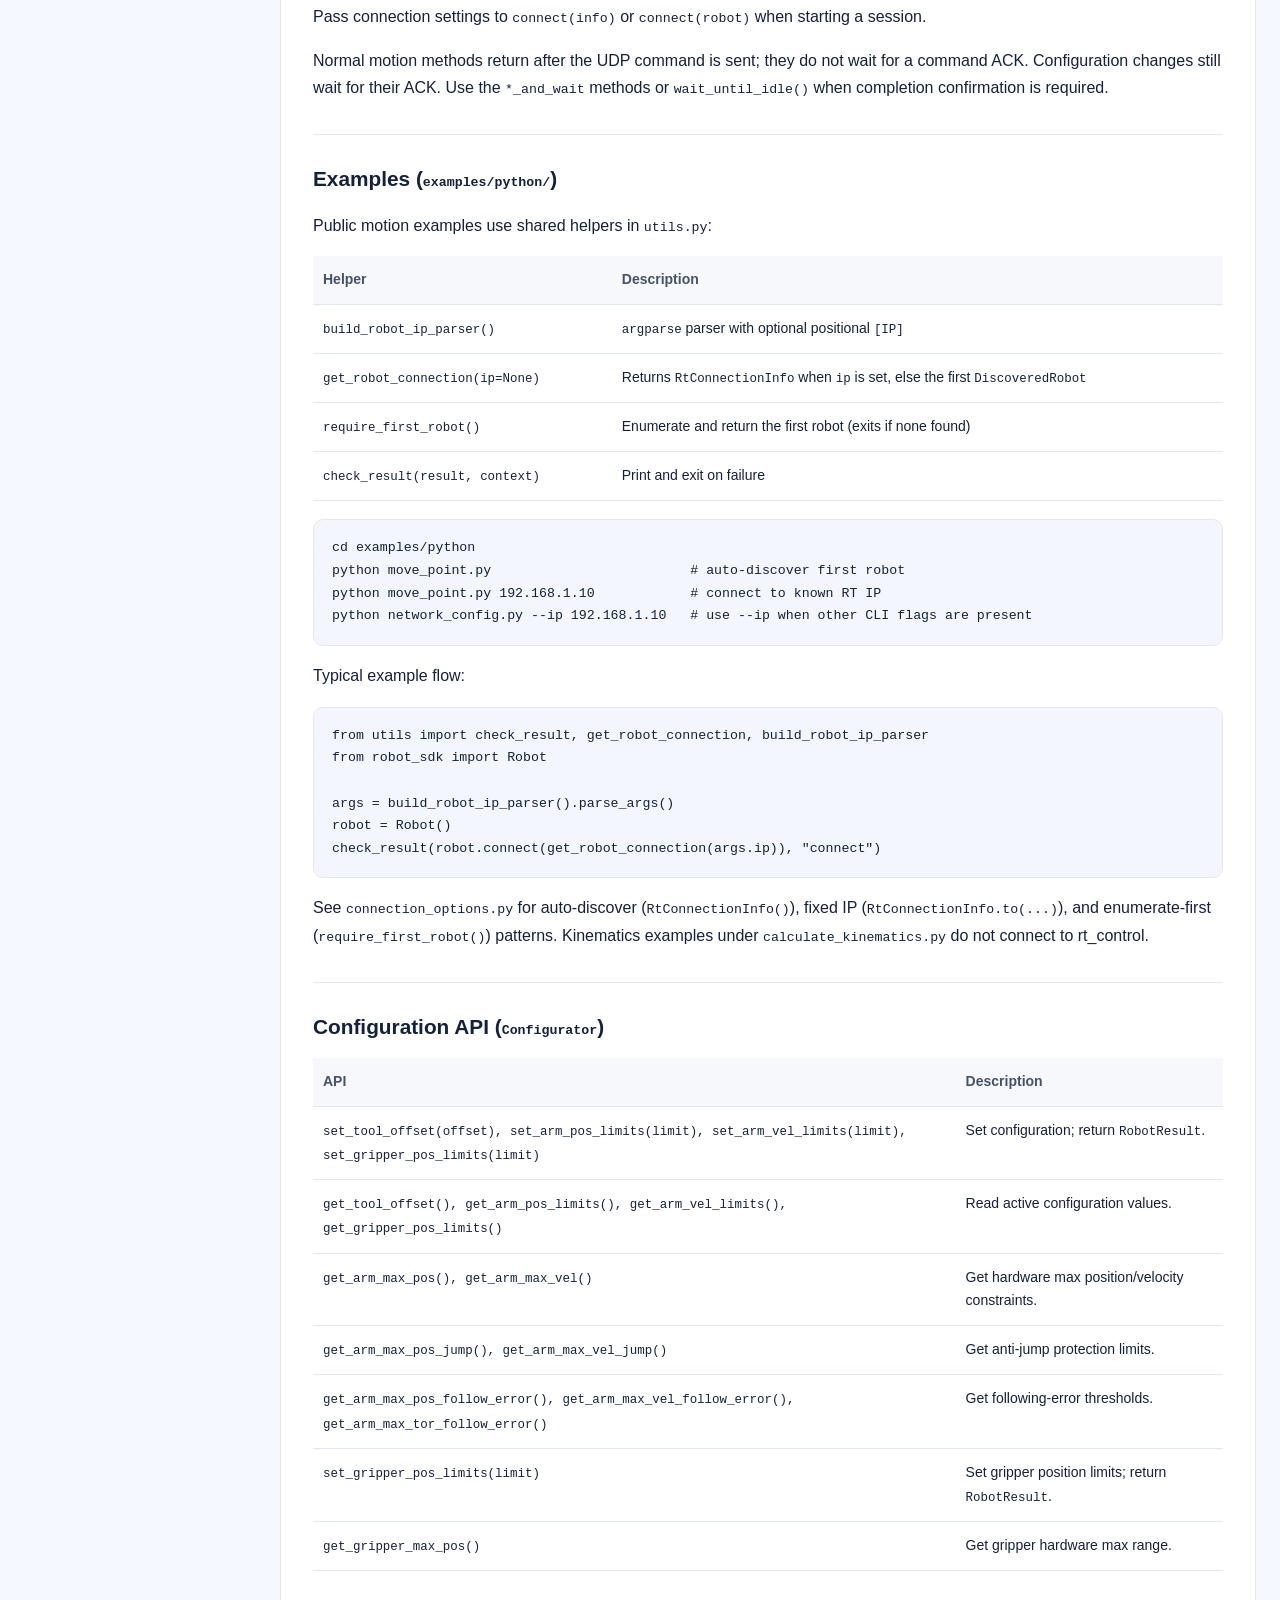
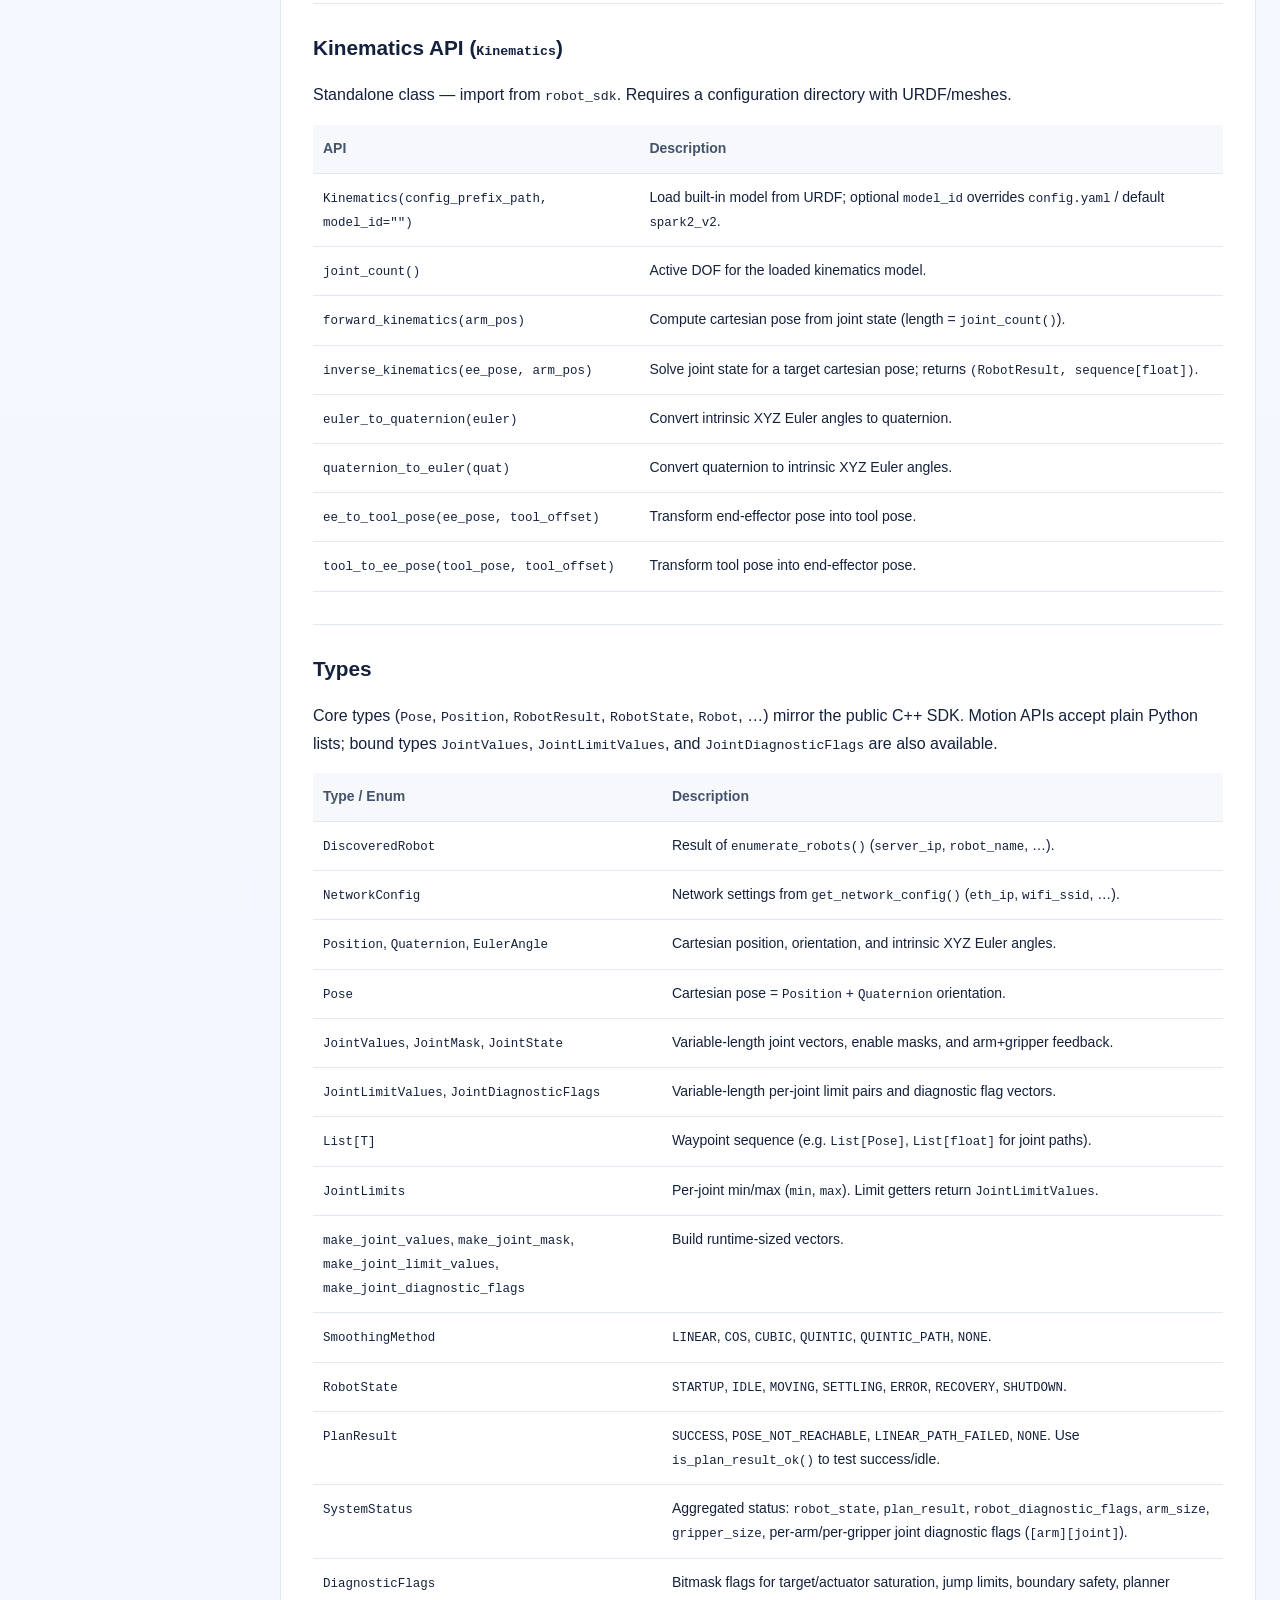
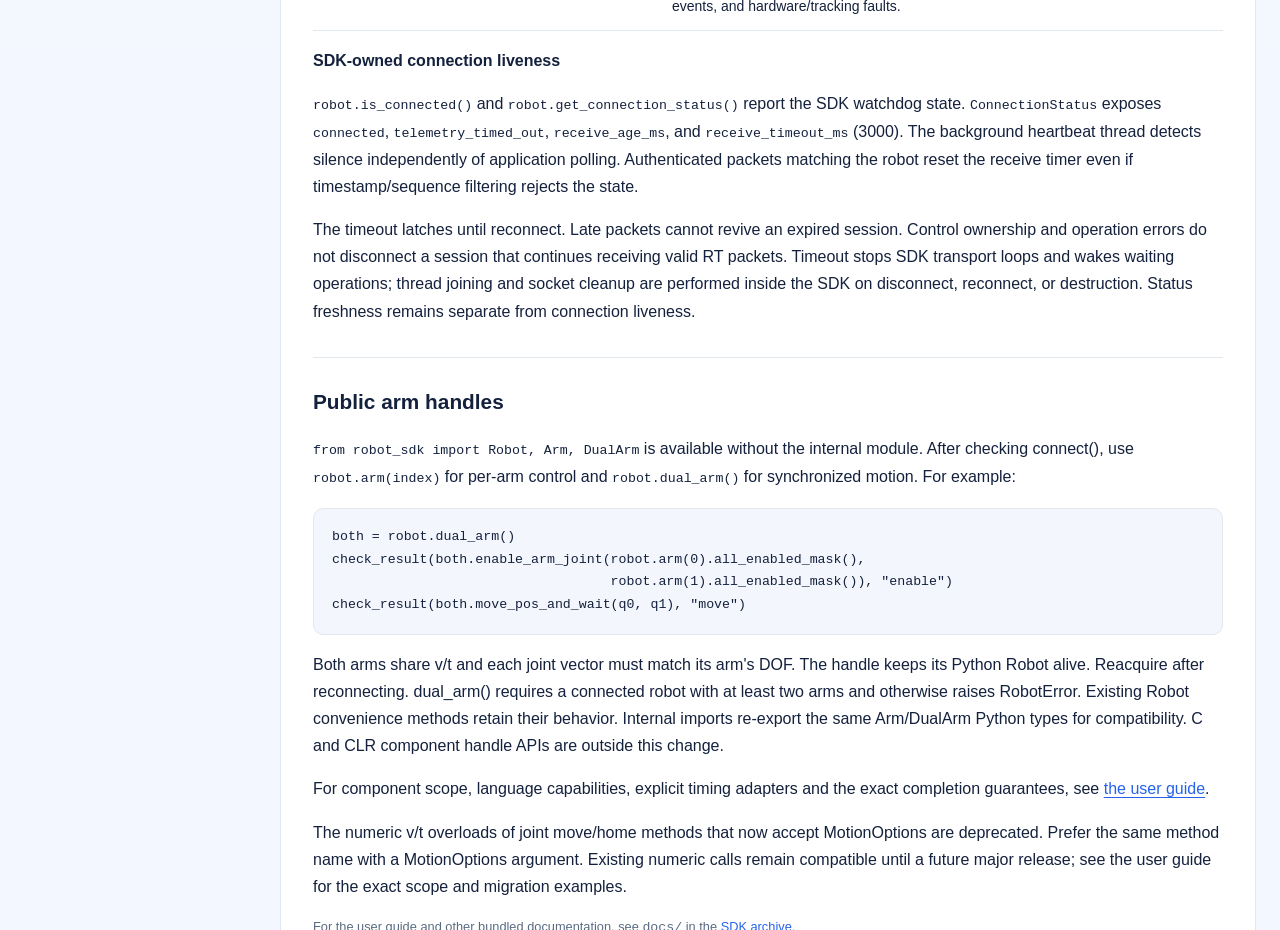
<file: docs/robot-sdk-python.html>
<!doctype html>
<html lang="en">
<head>
  <meta charset="UTF-8">
  <meta name="viewport" content="width=device-width, initial-scale=1">
  <title>Python API reference · Robot SDK 1.5.0</title>
  <link rel="stylesheet" href="../styles.css">
</head>
<body>
  <a class="skip-link" href="#reference">Skip to content</a>
  <header class="topbar">
    <a class="topbar__brand" href="../index.html">Spark2 <span>Docs</span></a>
    <a class="text-link" href="../index.html#api">文档首页 / Documentation</a>
  </header>
  <div class="docs-layout">
    <aside class="sidebar reference-sidebar">
      <nav aria-label="Reference contents">
        <p class="nav-caption">Robot SDK 1.5.0</p>
        <a href="#return-values-and-errors">Return values and errors</a>
        <a href="#logging">Logging</a>
        <a href="#core-sdk-api-robot">Core SDK API (Robot)</a>
        <a href="#configuration-configuration">Configuration (configuration/)</a>
        <a href="#rt-connection-rtconnectioninfo">RT connection (RtConnectionInfo)</a>
        <a href="#examples-examplespython">Examples (examples/python/)</a>
        <a href="#configuration-api-configurator">Configuration API (Configurator)</a>
        <a href="#kinematics-api-kinematics">Kinematics API (Kinematics)</a>
        <a href="#types">Types</a>
        <a href="#public-arm-handles">Public arm handles</a>
      </nav>
      <nav aria-label="Other references">
        <a href="robot-sdk-cpp.html">C++ API reference</a>
        <a href="robot-sdk-teaching-en.html">Teaching, recording and trajectory export</a>
      </nav>
    </aside>
    <main class="docs-main reference-main" id="reference">
      <article class="reference-content">
        <p class="source-note">Robot SDK 1.5.0 · 2026-11-04</p>
<h1 id="robot-sdk-api-python">Robot SDK API (Python)</h1>
<p>Maintenance API boundary: TCP calibration solving, detailed diagnostics/metrics/fault callbacks and fault recovery are internal SDK features. Use the Robot Client UI for these operations. C++ trusted clients include <code>robot_internal.h</code> / <code>tcp_calibration.h</code> and link <code>robot::internal_sdk</code>; Python trusted clients import <code>robot_sdk.internal</code>. These entry points are removed from the public C++, Python, C and CLR surfaces. This is a source/API breaking change; rebuild affected consumers. Basic SystemStatus/raw flags, connection state, ordinary state/motion events, known tool offsets and stop commands remain public.</p>
<ul>
<li><strong>Requirements:</strong> CPython 3.9–3.13</li>
<li><strong>Package:</strong> <code>robot_sdk</code> (wheel or install tree from your SDK release)</li>
</ul>
<p>Install the wheel shipped with your SDK release, then import and connect:</p>
<pre><code class="language-bash">pip install robot_sdk-*.whl
python -c &quot;from robot_sdk import Robot; print(Robot)&quot;
</code></pre>
<pre><code class="language-python">from robot_sdk import Robot, RtConnectionInfo, enumerate_robots

robot = Robot()
result = robot.connect(RtConnectionInfo())  # auto-discover RT server on the LAN
if not result.ok:
    raise RuntimeError(f&quot;connect failed: {result.message}&quot;)
</code></pre>
<p>Offline <strong>Kinematics</strong> needs the <code>configuration/</code> directory from the same SDK release (URDF and meshes). Pass its path to <code>Kinematics(...)</code>; the live <strong>Robot</strong> class does not use it.</p>
<hr>
<h2 id="return-values-and-errors">Return values and errors</h2>
<p>Command-style APIs (<code>connect</code>, motion, configuration, teach/playback, …) return <code>RobotResult</code> instead of raising on failure.</p>
<pre><code class="language-python">from robot_sdk import Robot, RobotError, RobotErrorCode, RtConnectionInfo

robot = Robot()
result = robot.connect(RtConnectionInfo())
if not result.ok:
    print(f&quot;connect failed: {result.message} ({result.code.name})&quot;)
</code></pre>
<div class="table-wrap"><table>
<thead>
<tr>
<th>Still raises</th>
<th>Returns <code>RobotResult</code></th>
</tr>
</thead>
<tbody><tr id="entry-1">
<td><code>ValueError</code> (invalid jog args)</td>
<td>Connection / motion / config failures</td>
</tr>
<tr id="entry-2">
<td><code>RobotError</code> on control lost</td>
<td>Jog stream send success (execution still async)</td>
</tr>
<tr>
<td>Query APIs before start</td>
<td></td>
</tr>
</tbody></table>
</div>
<p>Import helpers: <code>RobotResult</code>, <code>RobotErrorCode</code>, <code>RobotError</code> from <code>robot_sdk</code>.</p>
<p>Motion APIs returning success mean the command was sent locally; they do not prove RT admission or successful planning. Use <code>wait_until_idle()</code> / <code>move_and_wait()</code> to block until execution completes, or poll <code>get_status()</code> manually.</p>
<p>With an updated RT, <code>move_pos_and_wait()</code> / <code>wait_until_idle()</code> return a specific execution rejection immediately after receiving matching telemetry, even if the robot remains Idle. Invalid targets, an out-of-range measured start, and a trajectory crossing a joint limit return <code>CommandInvalid</code>; a position-boundary stop returns <code>MotionInterrupted</code>. Messages include the command sequence and available arm/joint context (indices start at 0). These are motion errors, not hardware faults requiring recovery.</p>
<p><code>MOTION_COMMAND_REJECTED</code> marks terminal rejection. Decode <code>TARGET_POS_OUT_OF_RANGE</code>, <code>MOTION_START_POS_OUT_OF_RANGE</code>, <code>MOTION_PROFILE_POS_OUT_OF_RANGE</code>, <code>MOTION_BOUNDARY_BLOCKED</code>, or <code>PLAN_INVALID_SETTING</code> from system/joint diagnostic flags for the cause. RT retains the rejection until a new command, configuration, fault/recovery transition, or control-owner change; waits match client/session/command sequence to ignore stale rejections. Nonblocking motion still returns after sending; inspect status diagnostics or call the wait API for the eventual result. Older RT versions without these flags retain the existing timeout behavior. The UDP state layout is unchanged.</p>
<h3 id="thread-safety">Thread safety</h3>
<p>A single <code>Robot</code> instance is <strong>not thread-safe</strong>. Call motion, query, and connection APIs from one application thread (or serialize access with your own lock). Telemetry event handlers run on a dedicated SDK event thread — never on a transport thread — so a slow handler cannot stall telemetry reception or trip the 3 s receive watchdog; handlers for one <code>Robot</code> are serialized. <code>on_motion_done</code> runs on the thread that called <code>wait_until_idle()</code> / <code>move_and_wait()</code>.</p>
<p>Blocking calls (<code>connect</code>, <code>disconnect</code>, <code>wait_until_idle</code>, <code>move_*_and_wait</code>, motion sends, network configuration) release the GIL, so other Python threads keep running while the SDK waits on the robot. <code>move_and_wait</code> is the exception: it invokes the Python callable from C++ and therefore holds the GIL for the duration of the wait.</p>
<p>Calling <code>disconnect()</code> / <code>stop()</code> from an event callback is supported: the session is closed immediately, but the socket close and thread joins are deferred until the next call made from your application thread (or until the <code>Robot</code> is destroyed), because the callback is still running on an SDK thread. Do not call blocking motion APIs or <code>connect()</code> from an event callback.</p>
<p><code>wait_until_idle()</code> returns <code>RobotResult</code>, but it may still raise <code>RobotError</code> with <code>CONTROL_LOST</code> if another client takes control while waiting.</p>
<hr>
<h2 id="logging">Logging</h2>
<pre><code class="language-python">from robot_sdk import LogLevel, set_log_level, set_log_to_file, set_log_to_stderr
from robot_sdk import set_log_handler, enable_python_logging

set_log_level(LogLevel.DEBUG)
set_log_to_file(True)             # writes logs/robot_YYYY-MM-DD.log
set_log_to_stderr(True)           # default True; independent of file
enable_python_logging()           # optional: bridge to logging.getLogger(&quot;robot_sdk&quot;)
</code></pre>
<hr>
<h2 id="core-sdk-api-robot">Core SDK API (<code>Robot</code>)</h2>
<div class="table-wrap"><table>
<thead>
<tr>
<th>API</th>
<th>Description</th>
<th>Group</th>
</tr>
</thead>
<tbody><tr id="entry-3">
<td><code>Robot()</code></td>
<td>Create SDK client for rt_control networking.</td>
<td>constructor</td>
</tr>
<tr id="entry-4">
<td><code>enumerate_robots()</code></td>
<td>Probe the network; return <code>List[DiscoveredRobot]</code>. Call before <code>connect(robot)</code> / <code>connect(info)</code>.</td>
<td>connection</td>
</tr>
<tr id="entry-5">
<td><code>connect(robot | info)</code></td>
<td>Connect via enumerated robot or <code>RtConnectionInfo</code> (empty <code>server_ip</code> auto-discovers).</td>
<td>connection</td>
</tr>
<tr id="entry-6">
<td><code>disconnect()</code> / <code>stop()</code></td>
<td>Send session disconnect to RT, then stop heartbeats/transport. <code>stop()</code> aliases <code>disconnect()</code>.</td>
<td>connection</td>
</tr>
<tr id="entry-7">
<td><code>arm_count()</code>, <code>gripper_count()</code></td>
<td>Arm / gripper slot counts from RT (0 before <code>connect()</code>).</td>
<td>connection</td>
</tr>
<tr id="entry-8">
<td><code>robot_name()</code></td>
<td>RT robot identity (empty before <code>connect()</code>).</td>
<td>connection</td>
</tr>
<tr id="entry-9">
<td><code>joint_count()</code>, <code>gripper_joint_count()</code>, <code>joint_names()</code></td>
<td>Runtime DOF and names for arm slot 0 (0 / empty before <code>connect()</code>).</td>
<td>connection</td>
</tr>
<tr id="entry-10">
<td><code>zero_joints()</code>, <code>all_enabled_mask()</code></td>
<td>Helpers sized to <code>joint_count()</code> / <code>gripper_joint_count()</code>.</td>
<td>connection</td>
</tr>
<tr id="entry-11">
<td><code>release_control()</code></td>
<td>Release SDK control token; subsequent commands fail until reconnect.</td>
<td>connection</td>
</tr>
<tr id="entry-12">
<td><code>stop_motion(wait_for_command_ack=False)</code></td>
<td>Hold at current pose; does not fault the robot.</td>
<td>motion</td>
</tr>
<tr id="entry-13">
<td><code>trigger_safeguard_stop()</code></td>
<td>Protective stop (monitoring UDP, Panel abort); enters RT <code>ERROR</code>. Not hardware E-stop.</td>
<td>safety</td>
</tr>
<tr id="entry-14">
<td><code>get_network_config(ack_timeout_ms=5000.0)</code></td>
<td>Read robot network settings; returns <code>(RobotResult, NetworkConfig)</code>. WiFi password is masked.</td>
<td>network</td>
</tr>
<tr id="entry-15">
<td><code>set_wifi(ssid, password, enable=True, ack_timeout_ms=10000.0)</code></td>
<td>Connect robot WiFi to a router (STA mode).</td>
<td>network</td>
</tr>
<tr id="entry-16">
<td><code>set_eth_static(eth_ip, eth_netmask, eth_gateway, eth_dns=&quot;&quot;, ack_timeout_ms=5000.0)</code></td>
<td>Set wired static IP (connection drops; reconnect with new IP).</td>
<td>network</td>
</tr>
<tr id="entry-17">
<td><code>reset_network_config(ack_timeout_ms=10000.0)</code></td>
<td>Restore factory network settings.</td>
<td>network</td>
</tr>
<tr id="entry-18">
<td><code>enable_arm_joint(arm_state)</code></td>
<td>Enable arm slot 0; pass a bool list length <code>joint_count()</code>.</td>
<td>connection</td>
</tr>
<tr id="entry-19">
<td><code>wait_until_idle(timeout_sec=30.0, poll_interval_sec=0.1)</code></td>
<td>Poll until robot finishes motion or reports failure.</td>
<td>motion completion</td>
</tr>
<tr id="entry-20">
<td><code>move_and_wait(move, timeout_sec=30.0, poll_interval_sec=0.1)</code></td>
<td>Run a move callable, then wait until idle.</td>
<td>motion completion</td>
</tr>
<tr id="entry-21">
<td><code>move_pos_and_wait(arm_pos, v=50, t=0.0, ...)</code></td>
<td><code>move_pos</code> + <code>wait_until_idle</code> (arm slot 0).</td>
<td>motion completion</td>
</tr>
<tr id="entry-22">
<td><code>go_home_and_wait(v=50, t=0.0, ...)</code></td>
<td><code>go_home</code> + <code>wait_until_idle</code>.</td>
<td>motion completion</td>
</tr>
<tr id="entry-23">
<td><code>set_arm_smoothing_method(method)</code></td>
<td>Select smoothing strategy for single-target arm motion.</td>
<td>motion mode</td>
</tr>
<tr id="entry-24">
<td><code>move_pos(arm_pos, v=50, t=0.0)</code></td>
<td>Joint-space target for arm slot 0; list length = <code>joint_count()</code>.</td>
<td>manual motion</td>
</tr>
<tr id="entry-25">
<td><code>move_pos_path(path, v_path, t_path)</code></td>
<td>Joint waypoints for arm slot 0; each list length = <code>joint_count()</code>.</td>
<td>manual motion</td>
</tr>
<tr id="entry-26">
<td><code>move_vel(arm_vel, a=10, t=0.0)</code></td>
<td>Joint velocity for arm slot 0; list length = <code>joint_count()</code>.</td>
<td>manual motion</td>
</tr>
<tr id="entry-27">
<td><code>move_ee_point(pose, v=50, t=0.0)</code></td>
<td>Move end-effector to cartesian pose (point mode).</td>
<td>manual motion</td>
</tr>
<tr id="entry-28">
<td><code>move_ee_point_path(path, v_path, t_path)</code></td>
<td>Move through end-effector pose waypoints (point mode).</td>
<td>manual motion</td>
</tr>
<tr id="entry-29">
<td><code>move_ee_line(pose, v=50, t=0.0)</code></td>
<td>Move end-effector to cartesian pose (line mode, arm slot 0).</td>
<td>manual motion</td>
</tr>
<tr id="entry-30">
<td><code>move_ee_line_path(path, v_path, t_path)</code></td>
<td>Move through end-effector pose waypoints (line mode, arm slot 0).</td>
<td>manual motion</td>
</tr>
<tr id="entry-31">
<td><code>move_tool_point(pose, v=50, t=0.0)</code></td>
<td>Move tool frame to cartesian pose (point mode).</td>
<td>manual motion</td>
</tr>
<tr id="entry-32">
<td><code>move_tool_point_path(path, v_path, t_path)</code></td>
<td>Move tool frame through cartesian waypoints (point mode).</td>
<td>manual motion</td>
</tr>
<tr id="entry-33">
<td><code>move_tool_line(pose, v=50, t=0.0)</code></td>
<td>Move tool frame to cartesian pose (line mode).</td>
<td>manual motion</td>
</tr>
<tr id="entry-34">
<td><code>move_tool_line_path(path, v_path, t_path)</code></td>
<td>Move tool frame through cartesian waypoints (line mode).</td>
<td>manual motion</td>
</tr>
<tr id="entry-35">
<td><code>go_home(v=50, t=0.0)</code></td>
<td>Move robot arm to predefined home pose.</td>
<td>manual motion</td>
</tr>
<tr id="entry-36">
<td><code>move_gripper_pos(pos, v=50, t=0.0)</code></td>
<td>Gripper joints in panel units <code>[0,1]</code> (<code>0</code>=open, <code>1</code>=close); list length = <code>gripper_joint_count()</code>.</td>
<td>manual motion</td>
</tr>
<tr id="entry-37">
<td><code>move_gripper_pos_and_wait(pos, …)</code></td>
<td><code>move_gripper_pos</code> + wait on gripper feedback (RT may stay Idle during gripper-only moves).</td>
<td>motion completion</td>
</tr>
<tr id="entry-38">
<td><code>start_teach(), stop_recording(), stop_teach()</code></td>
<td>Start drag/recording; freeze recording while allowing drag; end teaching with position hold.</td>
<td><a href="robot-sdk-teaching-en.html">teaching lifecycle</a></td>
</tr>
<tr id="entry-39">
<td><code>save_trajectory(local_path)</code></td>
<td>Export a frozen RT recording to a client-side JSON file; requires a compatible RT.</td>
<td><a href="robot-sdk-teaching-en.html">teaching lifecycle</a></td>
</tr>
<tr id="entry-40">
<td><code>start_playback(), stop_playback(), reset_playback()</code></td>
<td>Control playback mode lifecycle.</td>
<td>playback mode</td>
</tr>
<tr id="entry-41">
<td><code>get_joint_state(), get_joint_vel(), get_joint_tor()</code></td>
<td>Arm slot 0 joint feedback (runtime-sized vectors).</td>
<td>feedback</td>
</tr>
<tr id="entry-42">
<td><code>joint_positions()</code></td>
<td>Arm slot 0 positions only.</td>
<td>feedback</td>
</tr>
<tr id="entry-43">
<td><code>get_ee_pose(), get_tool_pose()</code></td>
<td>Arm slot 0 end-effector / tool cartesian pose.</td>
<td>feedback</td>
</tr>
<tr id="entry-44">
<td><code>get_arm_joint_enabled_mask()</code></td>
<td>Arm slot 0 enable mask (length <code>joint_count()</code>).</td>
<td>status</td>
</tr>
<tr id="entry-45">
<td><code>get_status(), print_status(status)</code></td>
<td>Read or print aggregated runtime status (<code>SystemStatus</code>). Joint diagnostics are indexed <code>[arm][joint]</code>.</td>
<td>status</td>
</tr>
<tr id="entry-46">
<td><code>get_configurator()</code></td>
<td>Access RT configuration subsystem for arm slot 0.</td>
<td>subsystems</td>
</tr>
</tbody></table>
</div>
<p>A single <code>Robot</code> session owns the UDP connection. On dual-arm robots, the convenience methods directly on <code>Robot</code> target <strong>arm slot 0</strong>; use public <code>arm(index)</code> handles for other arms and <code>dualArm()</code> (Python: <code>dual_arm()</code>) for synchronized motion. Use <code>arm_count()</code> / <code>gripper_count()</code> after <code>connect()</code> to inspect topology; <code>wait_until_idle()</code> waits for the whole robot.</p>
<h2 id="configuration-configuration">Configuration (<code>configuration/</code>)</h2>
<p>See <code>BREAKING_CONFIG.md</code>. The SDK uses the built-in model <code>spark2_v2</code>. Runtime limits and modes come from the RT platform after <code>connect()</code>.</p>
<h2 id="rt-connection-rtconnectioninfo">RT connection (<code>RtConnectionInfo</code>)</h2>
<p>Import <code>RtConnectionInfo</code> from <code>robot_sdk</code>. Only <code>server_ip</code> is configurable in the public API; UDP ports use SDK built-in defaults.</p>
<div class="table-wrap"><table>
<thead>
<tr>
<th>Field</th>
<th>Default</th>
</tr>
</thead>
<tbody><tr id="entry-47">
<td><code>server_ip</code></td>
<td><code>&quot;&quot;</code> (auto-discover on <code>connect()</code>)</td>
</tr>
</tbody></table>
</div>
<pre><code class="language-python">from robot_sdk import Robot, RtConnectionInfo, enumerate_robots

# Auto-discover on the network (default empty server_ip).
robot = Robot()
robot.connect(RtConnectionInfo())

# Known RT host.
robot = Robot()
robot.connect(RtConnectionInfo.to(&quot;192.168.1.10&quot;))

# Enumerate, then connect to the first reply.
robot = Robot()
robots = enumerate_robots()
if not robots:
    raise RuntimeError(&quot;No robots discovered&quot;)
robot.connect(robots[0])
</code></pre>
<p>Pass connection settings to <code>connect(info)</code> or <code>connect(robot)</code> when starting a session.</p>
<p>Normal motion methods return after the UDP command is sent; they do not wait for a command ACK. Configuration changes still wait for their ACK. Use the <code>*_and_wait</code> methods or <code>wait_until_idle()</code> when completion confirmation is required.</p>
<h2 id="examples-examplespython">Examples (<code>examples/python/</code>)</h2>
<p>Public motion examples use shared helpers in <code>utils.py</code>:</p>
<div class="table-wrap"><table>
<thead>
<tr>
<th>Helper</th>
<th>Description</th>
</tr>
</thead>
<tbody><tr id="entry-48">
<td><code>build_robot_ip_parser()</code></td>
<td><code>argparse</code> parser with optional positional <code>[IP]</code></td>
</tr>
<tr id="entry-49">
<td><code>get_robot_connection(ip=None)</code></td>
<td>Returns <code>RtConnectionInfo</code> when <code>ip</code> is set, else the first <code>DiscoveredRobot</code></td>
</tr>
<tr id="entry-50">
<td><code>require_first_robot()</code></td>
<td>Enumerate and return the first robot (exits if none found)</td>
</tr>
<tr id="entry-51">
<td><code>check_result(result, context)</code></td>
<td>Print and exit on failure</td>
</tr>
</tbody></table>
</div>
<pre><code class="language-powershell">cd examples/python
python move_point.py                         # auto-discover first robot
python move_point.py 192.168.1.10            # connect to known RT IP
python network_config.py --ip 192.168.1.10   # use --ip when other CLI flags are present
</code></pre>
<p>Typical example flow:</p>
<pre><code class="language-python">from utils import check_result, get_robot_connection, build_robot_ip_parser
from robot_sdk import Robot

args = build_robot_ip_parser().parse_args()
robot = Robot()
check_result(robot.connect(get_robot_connection(args.ip)), &quot;connect&quot;)
</code></pre>
<p>See <code>connection_options.py</code> for auto-discover (<code>RtConnectionInfo()</code>), fixed IP (<code>RtConnectionInfo.to(...)</code>), and enumerate-first (<code>require_first_robot()</code>) patterns. Kinematics examples under <code>calculate_kinematics.py</code> do not connect to rt_control.</p>
<h2 id="configuration-api-configurator">Configuration API (<code>Configurator</code>)</h2>
<div class="table-wrap"><table>
<thead>
<tr>
<th>API</th>
<th>Description</th>
</tr>
</thead>
<tbody><tr id="entry-52">
<td><code>set_tool_offset(offset), set_arm_pos_limits(limit), set_arm_vel_limits(limit), set_gripper_pos_limits(limit)</code></td>
<td>Set configuration; return <code>RobotResult</code>.</td>
</tr>
<tr id="entry-53">
<td><code>get_tool_offset(), get_arm_pos_limits(), get_arm_vel_limits(), get_gripper_pos_limits()</code></td>
<td>Read active configuration values.</td>
</tr>
<tr id="entry-54">
<td><code>get_arm_max_pos(), get_arm_max_vel()</code></td>
<td>Get hardware max position/velocity constraints.</td>
</tr>
<tr id="entry-55">
<td><code>get_arm_max_pos_jump(), get_arm_max_vel_jump()</code></td>
<td>Get anti-jump protection limits.</td>
</tr>
<tr id="entry-56">
<td><code>get_arm_max_pos_follow_error(), get_arm_max_vel_follow_error(), get_arm_max_tor_follow_error()</code></td>
<td>Get following-error thresholds.</td>
</tr>
<tr id="entry-57">
<td><code>set_gripper_pos_limits(limit)</code></td>
<td>Set gripper position limits; return <code>RobotResult</code>.</td>
</tr>
<tr id="entry-58">
<td><code>get_gripper_max_pos()</code></td>
<td>Get gripper hardware max range.</td>
</tr>
</tbody></table>
</div>
<h2 id="kinematics-api-kinematics">Kinematics API (<code>Kinematics</code>)</h2>
<p>Standalone class — import from <code>robot_sdk</code>. Requires a configuration directory with URDF/meshes.</p>
<div class="table-wrap"><table>
<thead>
<tr>
<th>API</th>
<th>Description</th>
</tr>
</thead>
<tbody><tr id="entry-59">
<td><code>Kinematics(config_prefix_path, model_id=&quot;&quot;)</code></td>
<td>Load built-in model from URDF; optional <code>model_id</code> overrides <code>config.yaml</code> / default <code>spark2_v2</code>.</td>
</tr>
<tr id="entry-60">
<td><code>joint_count()</code></td>
<td>Active DOF for the loaded kinematics model.</td>
</tr>
<tr id="entry-61">
<td><code>forward_kinematics(arm_pos)</code></td>
<td>Compute cartesian pose from joint state (length = <code>joint_count()</code>).</td>
</tr>
<tr id="entry-62">
<td><code>inverse_kinematics(ee_pose, arm_pos)</code></td>
<td>Solve joint state for a target cartesian pose; returns <code>(RobotResult, sequence[float])</code>.</td>
</tr>
<tr id="entry-63">
<td><code>euler_to_quaternion(euler)</code></td>
<td>Convert intrinsic XYZ Euler angles to quaternion.</td>
</tr>
<tr id="entry-64">
<td><code>quaternion_to_euler(quat)</code></td>
<td>Convert quaternion to intrinsic XYZ Euler angles.</td>
</tr>
<tr id="entry-65">
<td><code>ee_to_tool_pose(ee_pose, tool_offset)</code></td>
<td>Transform end-effector pose into tool pose.</td>
</tr>
<tr id="entry-66">
<td><code>tool_to_ee_pose(tool_pose, tool_offset)</code></td>
<td>Transform tool pose into end-effector pose.</td>
</tr>
</tbody></table>
</div>
<h2 id="types">Types</h2>
<p>Core types (<code>Pose</code>, <code>Position</code>, <code>RobotResult</code>, <code>RobotState</code>, <code>Robot</code>, …) mirror the public C++ SDK. Motion APIs accept plain Python lists; bound types <code>JointValues</code>, <code>JointLimitValues</code>, and <code>JointDiagnosticFlags</code> are also available.</p>
<div class="table-wrap"><table>
<thead>
<tr>
<th>Type / Enum</th>
<th>Description</th>
</tr>
</thead>
<tbody><tr id="entry-67">
<td><code>DiscoveredRobot</code></td>
<td>Result of <code>enumerate_robots()</code> (<code>server_ip</code>, <code>robot_name</code>, …).</td>
</tr>
<tr id="entry-68">
<td><code>NetworkConfig</code></td>
<td>Network settings from <code>get_network_config()</code> (<code>eth_ip</code>, <code>wifi_ssid</code>, …).</td>
</tr>
<tr id="entry-69">
<td><code>Position</code>, <code>Quaternion</code>, <code>EulerAngle</code></td>
<td>Cartesian position, orientation, and intrinsic XYZ Euler angles.</td>
</tr>
<tr id="entry-70">
<td><code>Pose</code></td>
<td>Cartesian pose = <code>Position</code> + <code>Quaternion</code> orientation.</td>
</tr>
<tr id="entry-71">
<td><code>JointValues</code>, <code>JointMask</code>, <code>JointState</code></td>
<td>Variable-length joint vectors, enable masks, and arm+gripper feedback.</td>
</tr>
<tr id="entry-72">
<td><code>JointLimitValues</code>, <code>JointDiagnosticFlags</code></td>
<td>Variable-length per-joint limit pairs and diagnostic flag vectors.</td>
</tr>
<tr id="entry-73">
<td><code>List[T]</code></td>
<td>Waypoint sequence (e.g. <code>List[Pose]</code>, <code>List[float]</code> for joint paths).</td>
</tr>
<tr id="entry-74">
<td><code>JointLimits</code></td>
<td>Per-joint min/max (<code>min</code>, <code>max</code>). Limit getters return <code>JointLimitValues</code>.</td>
</tr>
<tr id="entry-75">
<td><code>make_joint_values</code>, <code>make_joint_mask</code>, <code>make_joint_limit_values</code>, <code>make_joint_diagnostic_flags</code></td>
<td>Build runtime-sized vectors.</td>
</tr>
<tr id="entry-76">
<td><code>SmoothingMethod</code></td>
<td><code>LINEAR</code>, <code>COS</code>, <code>CUBIC</code>, <code>QUINTIC</code>, <code>QUINTIC_PATH</code>, <code>NONE</code>.</td>
</tr>
<tr id="entry-77">
<td><code>RobotState</code></td>
<td><code>STARTUP</code>, <code>IDLE</code>, <code>MOVING</code>, <code>SETTLING</code>, <code>ERROR</code>, <code>RECOVERY</code>, <code>SHUTDOWN</code>.</td>
</tr>
<tr id="entry-78">
<td><code>PlanResult</code></td>
<td><code>SUCCESS</code>, <code>POSE_NOT_REACHABLE</code>, <code>LINEAR_PATH_FAILED</code>, <code>NONE</code>. Use <code>is_plan_result_ok()</code> to test success/idle.</td>
</tr>
<tr id="entry-79">
<td><code>SystemStatus</code></td>
<td>Aggregated status: <code>robot_state</code>, <code>plan_result</code>, <code>robot_diagnostic_flags</code>, <code>arm_size</code>, <code>gripper_size</code>, per-arm/per-gripper joint diagnostic flags (<code>[arm][joint]</code>).</td>
</tr>
<tr id="entry-80">
<td><code>DiagnosticFlags</code></td>
<td>Bitmask flags for target/actuator saturation, jump limits, boundary safety, planner events, and hardware/tracking faults.</td>
</tr>
</tbody></table>
</div>
<h3 id="sdk-owned-connection-liveness">SDK-owned connection liveness</h3>
<p><code>robot.is_connected()</code> and <code>robot.get_connection_status()</code> report the SDK watchdog state. <code>ConnectionStatus</code> exposes <code>connected</code>, <code>telemetry_timed_out</code>, <code>receive_age_ms</code>, and <code>receive_timeout_ms</code> (3000). The background heartbeat thread detects silence independently of application polling. Authenticated packets matching the robot reset the receive timer even if timestamp/sequence filtering rejects the state.</p>
<p>The timeout latches until reconnect. Late packets cannot revive an expired session. Control ownership and operation errors do not disconnect a session that continues receiving valid RT packets. Timeout stops SDK transport loops and wakes waiting operations; thread joining and socket cleanup are performed inside the SDK on disconnect, reconnect, or destruction. Status freshness remains separate from connection liveness.</p>
<h2 id="public-arm-handles">Public arm handles</h2>
<p><code>from robot_sdk import Robot, Arm, DualArm</code> is available without the internal
module. After checking connect(), use <code>robot.arm(index)</code> for per-arm control and
<code>robot.dual_arm()</code> for synchronized motion. For example:</p>
<pre><code class="language-python">both = robot.dual_arm()
check_result(both.enable_arm_joint(robot.arm(0).all_enabled_mask(),
                                   robot.arm(1).all_enabled_mask()), &quot;enable&quot;)
check_result(both.move_pos_and_wait(q0, q1), &quot;move&quot;)
</code></pre>
<p>Both arms share v/t and each joint vector must match its arm&#39;s DOF. The handle
keeps its Python Robot alive. Reacquire after reconnecting. dual_arm() requires
a connected robot with at least two arms and otherwise raises RobotError.
Existing Robot convenience methods retain their behavior. Internal imports
re-export the same Arm/DualArm Python types for compatibility. C and CLR
component handle APIs are outside this change.</p>
<p>For component scope, language capabilities, explicit timing adapters and the exact
completion guarantees, see <a href="../index.html#quick-start">the user guide</a>.</p>
<p>The numeric v/t overloads of joint move/home methods that now accept MotionOptions
are deprecated. Prefer the same method name with a MotionOptions argument. Existing
numeric calls remain compatible until a future major release; see the user guide
for the exact scope and migration examples.</p>
<p class="source-note">For the user guide and other bundled documentation, see <code>docs/</code> in the <a href="../index.html#quick-start">SDK archive</a>.</p>
      </article>
    </main>
  </div>
</body>
</html>
</file>
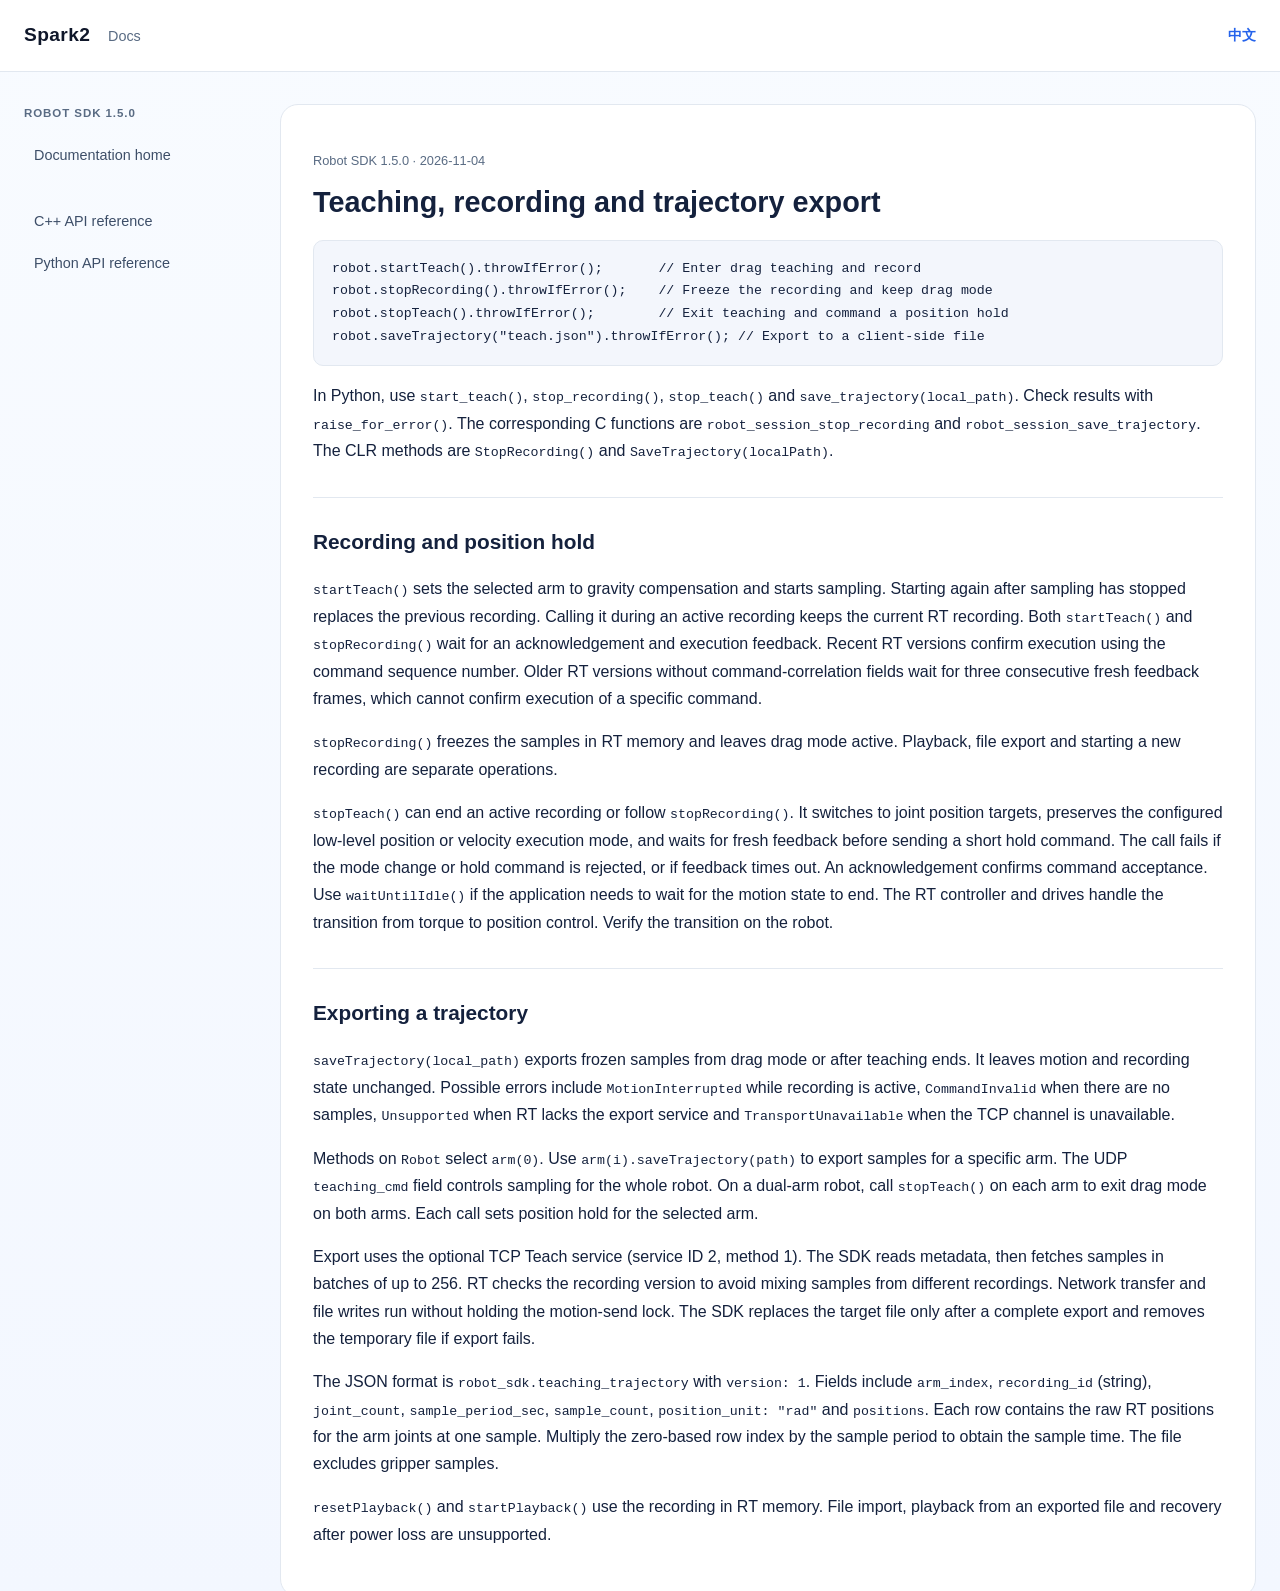
<file: docs/robot-sdk-teaching-en.html>
<!doctype html>
<html lang="en">
<head>
  <meta charset="UTF-8">
  <meta name="viewport" content="width=device-width, initial-scale=1">
  <title>Teaching, recording and trajectory export · Robot SDK 1.5.0</title>
  <link rel="stylesheet" href="../styles.css">
</head>
<body>
  <a class="skip-link" href="#reference">Skip to content</a>
  <header class="topbar">
    <a class="topbar__brand" href="../index.html">Spark2 <span>Docs</span></a>
    <a class="text-link" href="robot-sdk-teaching.html" hreflang="zh-CN" lang="zh-CN">中文</a>
  </header>
  <div class="docs-layout">
    <aside class="sidebar reference-sidebar">
      <nav aria-label="Reference contents">
        <p class="nav-caption">Robot SDK 1.5.0</p>
        <a href="../index.html#api">Documentation home</a>
      </nav>
      <nav aria-label="Other references">
        <a href="robot-sdk-cpp.html">C++ API reference</a>
        <a href="robot-sdk-python.html">Python API reference</a>
      </nav>
    </aside>
    <main class="docs-main reference-main" id="reference">
      <article class="reference-content">
        <p class="source-note">Robot SDK 1.5.0 · 2026-11-04</p>
<h1>Teaching, recording and trajectory export</h1>
<pre><code class="language-cpp">robot.startTeach().throwIfError();       // Enter drag teaching and record
robot.stopRecording().throwIfError();    // Freeze the recording and keep drag mode
robot.stopTeach().throwIfError();        // Exit teaching and command a position hold
robot.saveTrajectory("teach.json").throwIfError(); // Export to a client-side file
</code></pre>
<p>In Python, use <code>start_teach()</code>, <code>stop_recording()</code>, <code>stop_teach()</code> and <code>save_trajectory(local_path)</code>. Check results with <code>raise_for_error()</code>. The corresponding C functions are <code>robot_session_stop_recording</code> and <code>robot_session_save_trajectory</code>. The CLR methods are <code>StopRecording()</code> and <code>SaveTrajectory(localPath)</code>.</p>
<h2>Recording and position hold</h2>
<p><code>startTeach()</code> sets the selected arm to gravity compensation and starts sampling. Starting again after sampling has stopped replaces the previous recording. Calling it during an active recording keeps the current RT recording. Both <code>startTeach()</code> and <code>stopRecording()</code> wait for an acknowledgement and execution feedback. Recent RT versions confirm execution using the command sequence number. Older RT versions without command-correlation fields wait for three consecutive fresh feedback frames, which cannot confirm execution of a specific command.</p>
<p><code>stopRecording()</code> freezes the samples in RT memory and leaves drag mode active. Playback, file export and starting a new recording are separate operations.</p>
<p><code>stopTeach()</code> can end an active recording or follow <code>stopRecording()</code>. It switches to joint position targets, preserves the configured low-level position or velocity execution mode, and waits for fresh feedback before sending a short hold command. The call fails if the mode change or hold command is rejected, or if feedback times out. An acknowledgement confirms command acceptance. Use <code>waitUntilIdle()</code> if the application needs to wait for the motion state to end. The RT controller and drives handle the transition from torque to position control. Verify the transition on the robot.</p>
<h2>Exporting a trajectory</h2>
<p><code>saveTrajectory(local_path)</code> exports frozen samples from drag mode or after teaching ends. It leaves motion and recording state unchanged. Possible errors include <code>MotionInterrupted</code> while recording is active, <code>CommandInvalid</code> when there are no samples, <code>Unsupported</code> when RT lacks the export service and <code>TransportUnavailable</code> when the TCP channel is unavailable.</p>
<p>Methods on <code>Robot</code> select <code>arm(0)</code>. Use <code>arm(i).saveTrajectory(path)</code> to export samples for a specific arm. The UDP <code>teaching_cmd</code> field controls sampling for the whole robot. On a dual-arm robot, call <code>stopTeach()</code> on each arm to exit drag mode on both arms. Each call sets position hold for the selected arm.</p>
<p>Export uses the optional TCP Teach service (service ID 2, method 1). The SDK reads metadata, then fetches samples in batches of up to 256. RT checks the recording version to avoid mixing samples from different recordings. Network transfer and file writes run without holding the motion-send lock. The SDK replaces the target file only after a complete export and removes the temporary file if export fails.</p>
<p>The JSON format is <code>robot_sdk.teaching_trajectory</code> with <code>version: 1</code>. Fields include <code>arm_index</code>, <code>recording_id</code> (string), <code>joint_count</code>, <code>sample_period_sec</code>, <code>sample_count</code>, <code>position_unit: "rad"</code> and <code>positions</code>. Each row contains the raw RT positions for the arm joints at one sample. Multiply the zero-based row index by the sample period to obtain the sample time. The file excludes gripper samples.</p>
<p><code>resetPlayback()</code> and <code>startPlayback()</code> use the recording in RT memory. File import, playback from an exported file and recovery after power loss are unsupported.</p>
      </article>
    </main>
  </div>
</body>
</html>
</file>
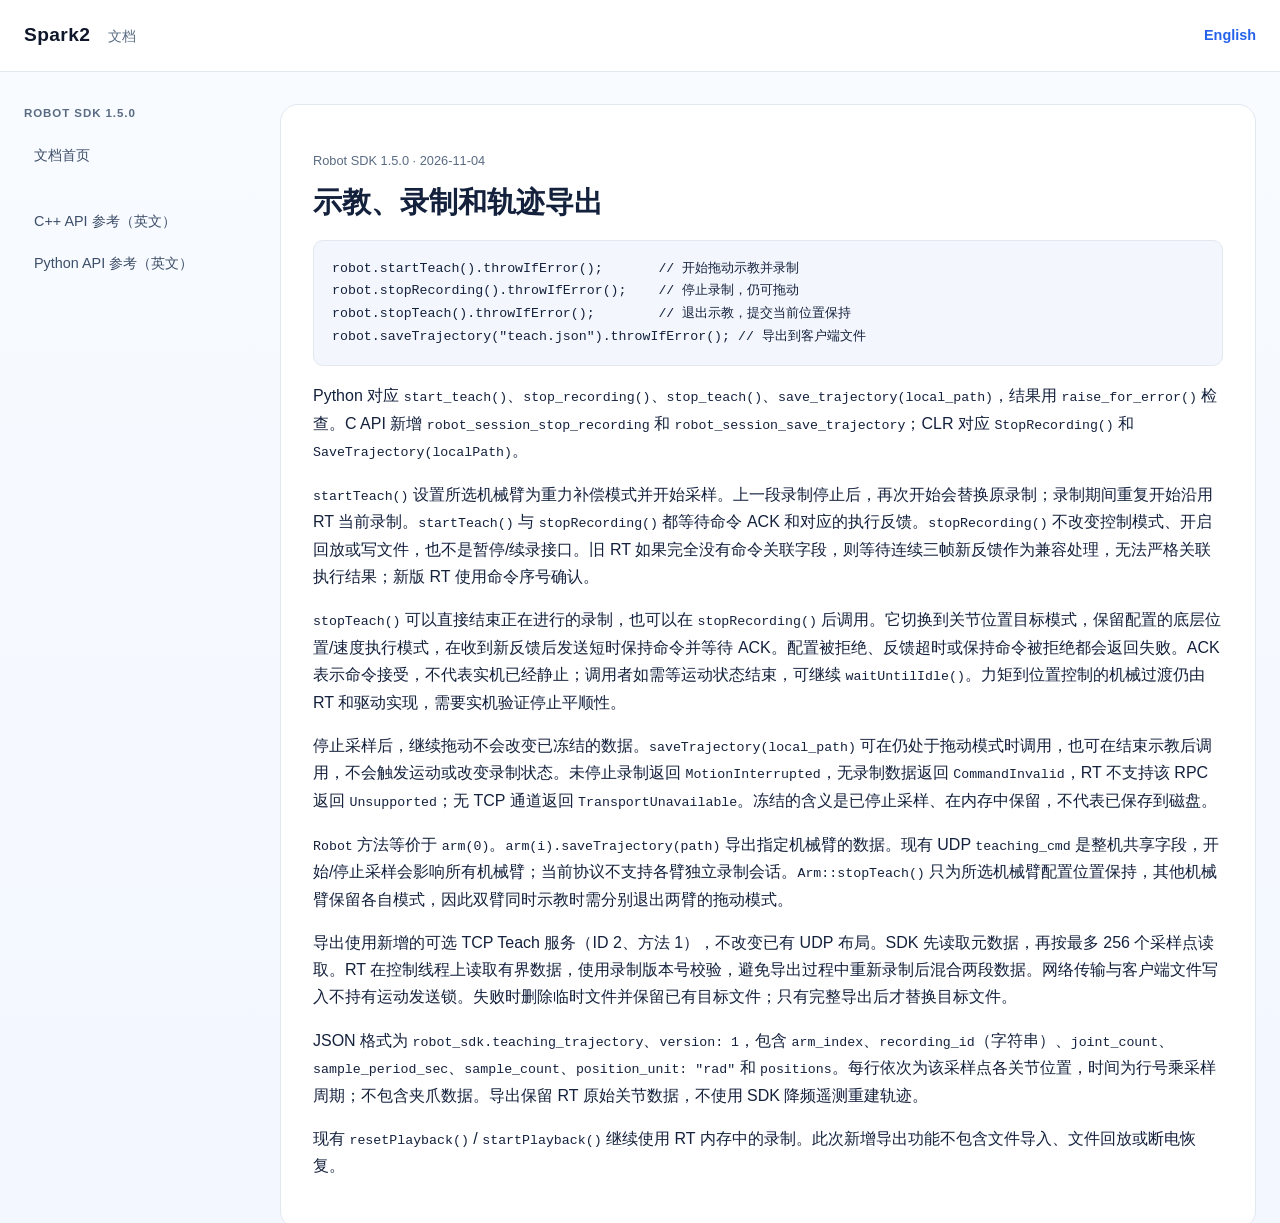
<file: docs/robot-sdk-teaching.html>
<!doctype html>
<html lang="zh-CN">
<head>
  <meta charset="UTF-8">
  <meta name="viewport" content="width=device-width, initial-scale=1">
  <title>示教、录制和轨迹导出 · Robot SDK 1.5.0</title>
  <link rel="stylesheet" href="../styles.css">
</head>
<body>
  <a class="skip-link" href="#reference">跳转到正文</a>
  <header class="topbar">
    <a class="topbar__brand" href="../index.html">Spark2 <span>文档</span></a>
    <a class="text-link" href="robot-sdk-teaching-en.html" hreflang="en" lang="en">English</a>
  </header>
  <div class="docs-layout">
    <aside class="sidebar reference-sidebar">
      <nav aria-label="文档导航">
        <p class="nav-caption">Robot SDK 1.5.0</p>
        <a href="../index.html#api">文档首页</a>
      </nav>
      <nav aria-label="相关文档">
        <a href="robot-sdk-cpp.html">C++ API 参考（英文）</a>
        <a href="robot-sdk-python.html">Python API 参考（英文）</a>
      </nav>
    </aside>
    <main class="docs-main reference-main" id="reference">
      <article class="reference-content">
        <p class="source-note">Robot SDK 1.5.0 · 2026-11-04</p>
<h1 id="示教录制和轨迹导出">示教、录制和轨迹导出</h1>
<pre><code class="language-cpp">robot.startTeach().throwIfError();       // 开始拖动示教并录制
robot.stopRecording().throwIfError();    // 停止录制，仍可拖动
robot.stopTeach().throwIfError();        // 退出示教，提交当前位置保持
robot.saveTrajectory(&quot;teach.json&quot;).throwIfError(); // 导出到客户端文件
</code></pre>
<p>Python 对应 <code>start_teach()</code>、<code>stop_recording()</code>、<code>stop_teach()</code>、<code>save_trajectory(local_path)</code>，结果用 <code>raise_for_error()</code> 检查。C API 新增 <code>robot_session_stop_recording</code> 和 <code>robot_session_save_trajectory</code>；CLR 对应 <code>StopRecording()</code> 和 <code>SaveTrajectory(localPath)</code>。</p>
<p><code>startTeach()</code> 设置所选机械臂为重力补偿模式并开始采样。上一段录制停止后，再次开始会替换原录制；录制期间重复开始沿用 RT 当前录制。<code>startTeach()</code> 与 <code>stopRecording()</code> 都等待命令 ACK 和对应的执行反馈。<code>stopRecording()</code> 不改变控制模式、开启回放或写文件，也不是暂停/续录接口。旧 RT 如果完全没有命令关联字段，则等待连续三帧新反馈作为兼容处理，无法严格关联执行结果；新版 RT 使用命令序号确认。</p>
<p><code>stopTeach()</code> 可以直接结束正在进行的录制，也可以在 <code>stopRecording()</code> 后调用。它切换到关节位置目标模式，保留配置的底层位置/速度执行模式，在收到新反馈后发送短时保持命令并等待 ACK。配置被拒绝、反馈超时或保持命令被拒绝都会返回失败。ACK 表示命令接受，不代表实机已经静止；调用者如需等运动状态结束，可继续 <code>waitUntilIdle()</code>。力矩到位置控制的机械过渡仍由 RT 和驱动实现，需要实机验证停止平顺性。</p>
<p>停止采样后，继续拖动不会改变已冻结的数据。<code>saveTrajectory(local_path)</code> 可在仍处于拖动模式时调用，也可在结束示教后调用，不会触发运动或改变录制状态。未停止录制返回 <code>MotionInterrupted</code>，无录制数据返回 <code>CommandInvalid</code>，RT 不支持该 RPC 返回 <code>Unsupported</code>；无 TCP 通道返回 <code>TransportUnavailable</code>。冻结的含义是已停止采样、在内存中保留，不代表已保存到磁盘。</p>
<p><code>Robot</code> 方法等价于 <code>arm(0)</code>。<code>arm(i).saveTrajectory(path)</code> 导出指定机械臂的数据。现有 UDP <code>teaching_cmd</code> 是整机共享字段，开始/停止采样会影响所有机械臂；当前协议不支持各臂独立录制会话。<code>Arm::stopTeach()</code> 只为所选机械臂配置位置保持，其他机械臂保留各自模式，因此双臂同时示教时需分别退出两臂的拖动模式。</p>
<p>导出使用新增的可选 TCP Teach 服务（ID 2、方法 1），不改变已有 UDP 布局。SDK 先读取元数据，再按最多 256 个采样点读取。RT 在控制线程上读取有界数据，使用录制版本号校验，避免导出过程中重新录制后混合两段数据。网络传输与客户端文件写入不持有运动发送锁。失败时删除临时文件并保留已有目标文件；只有完整导出后才替换目标文件。</p>
<p>JSON 格式为 <code>robot_sdk.teaching_trajectory</code>、<code>version: 1</code>，包含 <code>arm_index</code>、<code>recording_id</code>（字符串）、<code>joint_count</code>、<code>sample_period_sec</code>、<code>sample_count</code>、<code>position_unit: &quot;rad&quot;</code> 和 <code>positions</code>。每行依次为该采样点各关节位置，时间为行号乘采样周期；不包含夹爪数据。导出保留 RT 原始关节数据，不使用 SDK 降频遥测重建轨迹。</p>
<p>现有 <code>resetPlayback()</code> / <code>startPlayback()</code> 继续使用 RT 内存中的录制。此次新增导出功能不包含文件导入、文件回放或断电恢复。</p>
      </article>
    </main>
  </div>
</body>
</html>
</file>
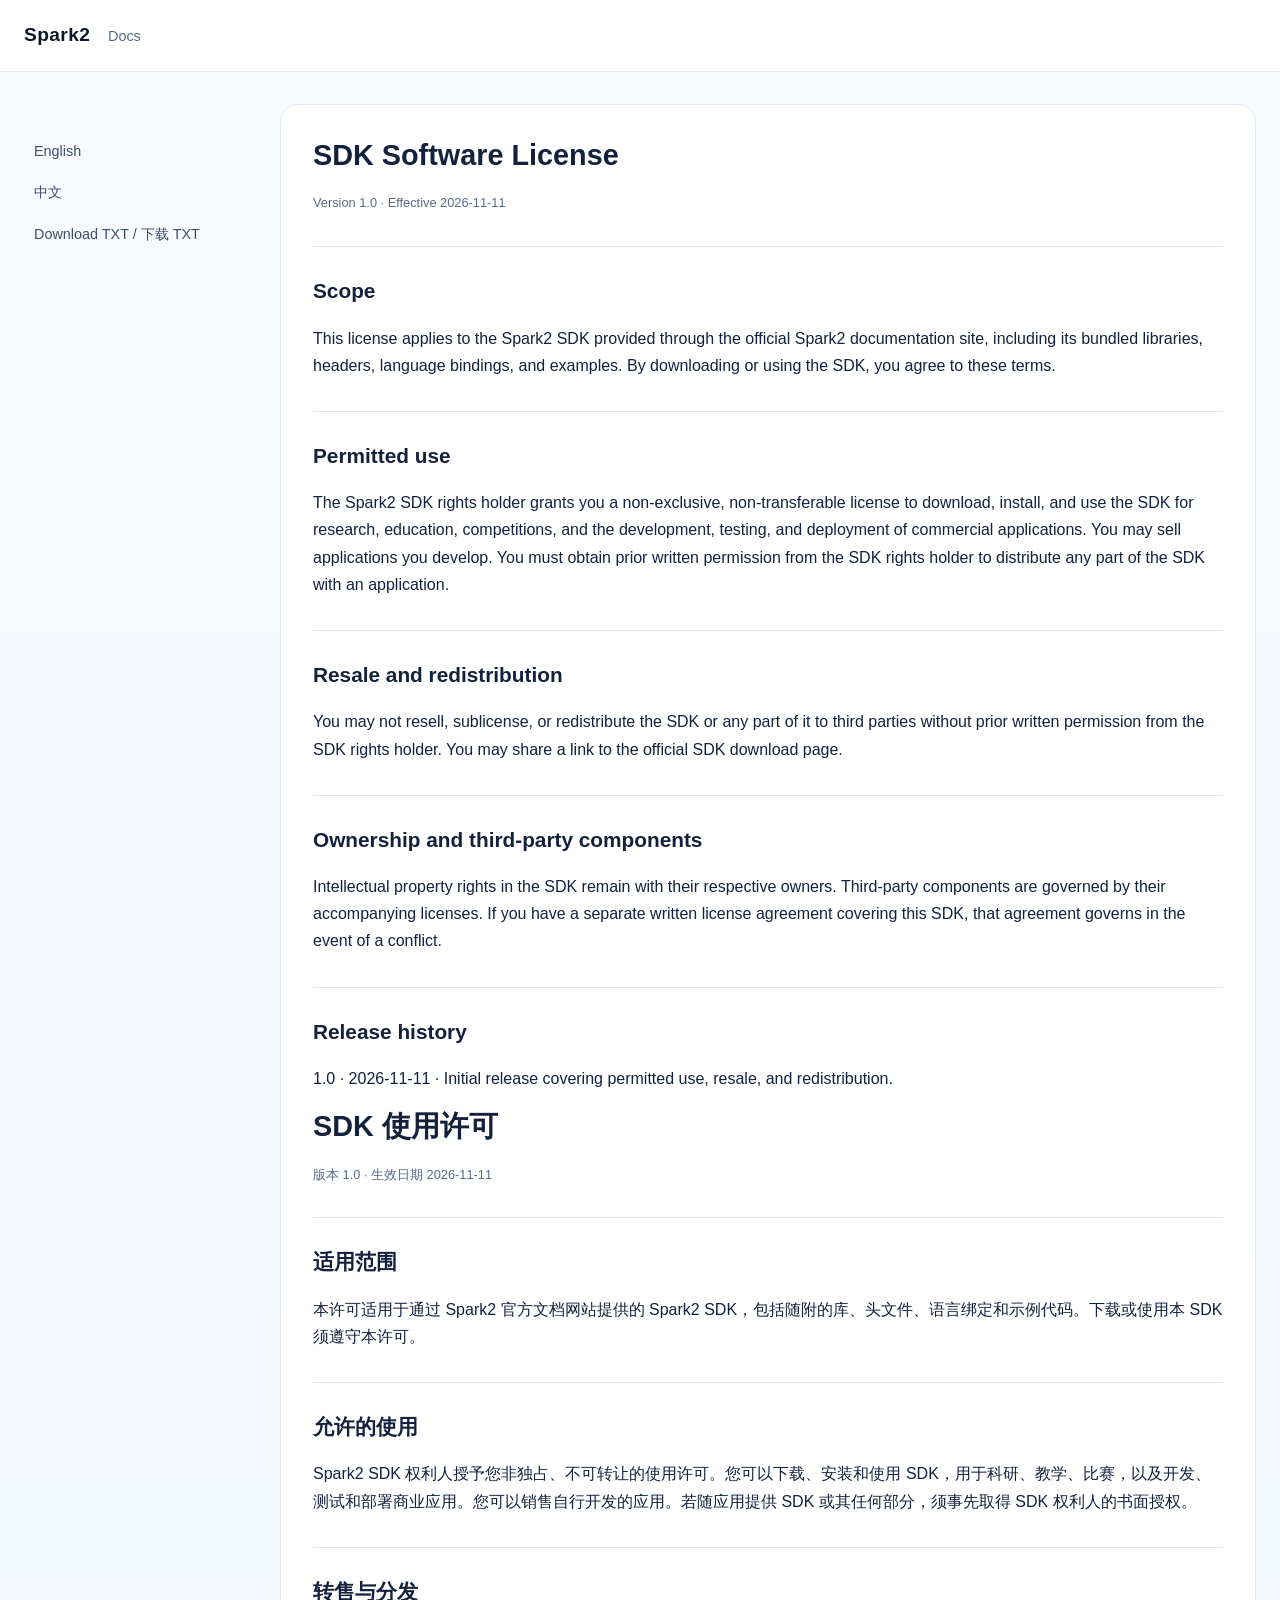
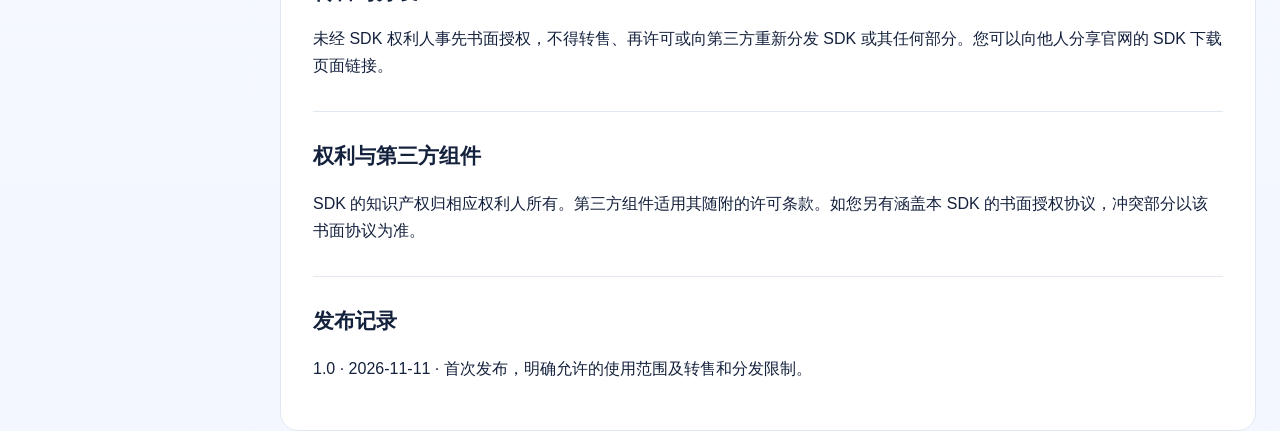
<file: docs/sdk-license.html>
<!doctype html>
<html lang="en">
<head>
  <meta charset="UTF-8">
  <meta name="viewport" content="width=device-width, initial-scale=1">
  <title>SDK Software License · Spark2</title>
  <link rel="stylesheet" href="../styles.css">
</head>
<body>
  <header class="topbar">
    <a class="topbar__brand" href="../index.html#quick-start">Spark2 <span>Docs</span></a>
  </header>
  <div class="docs-layout">
    <aside class="sidebar">
      <nav aria-label="License">
        <a href="#en" lang="en">English</a>
        <a href="#zh" lang="zh-CN">中文</a>
        <a href="../downloads/Spark2_SDK_Software_License_v1.0.txt" download>Download TXT / 下载 TXT</a>
      </nav>
    </aside>
    <main class="docs-main reference-main">
      <article class="reference-content">
<section id="en" lang="en">
  <h1>SDK Software License</h1>
  <p class="source-note">Version 1.0 · Effective 2026-11-11</p>
  <h2>Scope</h2>
  <p>This license applies to the Spark2 SDK provided through the official Spark2 documentation site, including its bundled libraries, headers, language bindings, and examples. By downloading or using the SDK, you agree to these terms.</p>
  <h2>Permitted use</h2>
  <p>The Spark2 SDK rights holder grants you a non-exclusive, non-transferable license to download, install, and use the SDK for research, education, competitions, and the development, testing, and deployment of commercial applications. You may sell applications you develop. You must obtain prior written permission from the SDK rights holder to distribute any part of the SDK with an application.</p>
  <h2>Resale and redistribution</h2>
  <p>You may not resell, sublicense, or redistribute the SDK or any part of it to third parties without prior written permission from the SDK rights holder. You may share a link to the official SDK download page.</p>
  <h2>Ownership and third-party components</h2>
  <p>Intellectual property rights in the SDK remain with their respective owners. Third-party components are governed by their accompanying licenses. If you have a separate written license agreement covering this SDK, that agreement governs in the event of a conflict.</p>
  <h2>Release history</h2>
  <p>1.0 · 2026-11-11 · Initial release covering permitted use, resale, and redistribution.</p></section>
<section id="zh" lang="zh-CN">
  <h1>SDK 使用许可</h1>
  <p class="source-note">版本 1.0 · 生效日期 2026-11-11</p>
  <h2>适用范围</h2>
  <p>本许可适用于通过 Spark2 官方文档网站提供的 Spark2 SDK，包括随附的库、头文件、语言绑定和示例代码。下载或使用本 SDK 须遵守本许可。</p>
  <h2>允许的使用</h2>
  <p>Spark2 SDK 权利人授予您非独占、不可转让的使用许可。您可以下载、安装和使用 SDK，用于科研、教学、比赛，以及开发、测试和部署商业应用。您可以销售自行开发的应用。若随应用提供 SDK 或其任何部分，须事先取得 SDK 权利人的书面授权。</p>
  <h2>转售与分发</h2>
  <p>未经 SDK 权利人事先书面授权，不得转售、再许可或向第三方重新分发 SDK 或其任何部分。您可以向他人分享官网的 SDK 下载页面链接。</p>
  <h2>权利与第三方组件</h2>
  <p>SDK 的知识产权归相应权利人所有。第三方组件适用其随附的许可条款。如您另有涵盖本 SDK 的书面授权协议，冲突部分以该书面协议为准。</p>
  <h2>发布记录</h2>
  <p>1.0 · 2026-11-11 · 首次发布，明确允许的使用范围及转售和分发限制。</p></section>
      </article>
    </main>
  </div>
</body>
</html>
</file>
<file: styles.css>
:root{color-scheme:light;--bg:#f3f7ff;--panel:#fff;--text:#14213d;--muted:#596b83;--accent:#2563eb;--accent-strong:#0f172a;--border:#e2e8f0;--shadow:0 14px 38px rgba(15,23,42,.06)}
*{box-sizing:border-box}html{scroll-behavior:smooth;scroll-padding-top:96px}body{margin:0;font-family:"Segoe UI","Microsoft YaHei",sans-serif;color:var(--text);background:linear-gradient(180deg,#f8fbff 0%,var(--bg) 100%);line-height:1.7}a{color:var(--accent);text-underline-offset:3px}a:focus-visible,button:focus-visible,input:focus-visible{outline:3px solid var(--accent);outline-offset:4px}button,input{font:inherit}[hidden]{display:none!important}.skip-link{position:absolute;top:-100px;left:16px;padding:10px;background:white;z-index:40}.skip-link:focus{top:8px}.topbar{position:sticky;top:0;z-index:20;display:flex;justify-content:space-between;align-items:center;min-height:72px;padding:12px max(24px,calc((100% - 1320px)/2));background:rgba(255,255,255,.94);backdrop-filter:blur(8px);border-bottom:1px solid var(--border)}.topbar__brand{font-weight:750;color:var(--accent-strong);letter-spacing:.02em;text-decoration:none;font-size:1.2rem}.topbar__brand span{font-weight:400;font-size:.9rem;color:var(--muted);margin-left:12px;letter-spacing:0}.lang-switch{display:flex;gap:4px;border:1px solid var(--border);border-radius:999px;padding:4px;background:#f8fbff}.lang-switch__button{border:0;background:transparent;color:var(--muted);padding:5px 12px;border-radius:999px;cursor:pointer;font-size:.85rem}.lang-switch__button.active{background:var(--accent);color:white}.docs-layout{max-width:1320px;margin:0 auto;display:grid;grid-template-columns:220px minmax(0,1fr);gap:36px;padding:32px 24px 0}.sidebar{position:sticky;top:104px;align-self:start;min-width:0}.search-label{display:block;font-size:.8rem;color:var(--muted);margin-bottom:7px}#doc-search{width:100%;padding:10px 12px;border:1px solid #cbd5e1;border-radius:9px;background:#fff;color:var(--text);font-size:.9rem}.sidebar nav{display:flex;flex-direction:column;gap:3px;margin-top:28px}.nav-caption{margin:0 0 9px;color:var(--muted);text-transform:uppercase;letter-spacing:.08em;font-size:.72rem;font-weight:650}.sidebar nav a{display:flex;justify-content:space-between;text-decoration:none;color:#3d4e68;padding:7px 10px;border-radius:7px;font-size:.9rem}.sidebar nav a:hover,.sidebar nav a[aria-current]{color:var(--accent);background:#eaf1ff}.docs-main{min-width:0}.hero{padding:36px 40px 38px;border-radius:20px;background:linear-gradient(135deg,#071124 0%,#1d4ed8 100%);color:#fff}.hero__eyebrow{margin:0 0 14px;letter-spacing:.2em;font-size:.7rem;opacity:.8}.hero h1{margin:0 0 12px;font-size:clamp(1.8rem,3.3vw,2.8rem);line-height:1.18;letter-spacing:-.025em;font-weight:650}.hero__text{margin:0;max-width:620px;opacity:.9}.hero__actions{display:flex;flex-wrap:wrap;gap:12px;margin-top:24px}.button{display:inline-flex;align-items:center;padding:10px 17px;border-radius:999px;text-decoration:none;font-size:.9rem;font-weight:600}.button--primary{background:#fff;color:var(--accent-strong)}.button--secondary{background:rgba(255,255,255,.12);color:#fff;border:1px solid rgba(255,255,255,.24)}.button:hover{box-shadow:0 6px 16px rgba(7,17,36,.15)}.document-content{margin-top:26px;background:#fff;border:1px solid var(--border);border-radius:18px;padding:0 36px;box-shadow:var(--shadow)}.doc-section{padding:32px 0 36px;scroll-margin-top:96px}.doc-section+.doc-section{border-top:1px solid var(--border)}.section-kicker{font-size:.7rem;color:var(--accent);font-weight:650;letter-spacing:.12em;margin:0 0 8px}.doc-section h2{margin:0 0 12px;font-size:1.4rem;letter-spacing:-.02em}.doc-section h3{font-size:1rem;margin:24px 0 8px}.doc-section p{margin:0 0 16px}.doc-section .section-kicker{margin-bottom:8px}.meta{font-size:.75rem;font-weight:400;color:var(--muted);margin-left:7px}.setup-grid{display:grid;grid-template-columns:1fr 1fr;gap:22px}.setup-grid article{min-width:0}.setup-grid h3{margin-top:8px}.setup-grid p{font-size:.9rem;color:var(--muted)}pre{padding:17px 18px;background:#f3f6fc;border:1px solid var(--border);border-radius:10px;overflow:auto;margin:12px 0 16px;line-height:1.7}code{font-family:Consolas,"Cascadia Code",monospace;font-size:.83rem;overflow-wrap:anywhere}pre code{overflow-wrap:normal}.text-link{font-size:.9rem;font-weight:600;text-decoration:none}.note{padding:12px 16px;border-left:3px solid #93b4f8;background:#f5f8ff;font-size:.875rem;color:#465b79}.reference-grid{display:grid;grid-template-columns:1fr 1fr;gap:16px;margin:20px 0}.reference-card{display:flex;flex-direction:column;gap:8px;border:1px solid var(--border);border-radius:12px;padding:20px;text-decoration:none;color:var(--text)}.reference-card:hover{border-color:#93b4f8;background:#fafcff}.reference-card__label{font-size:.7rem;letter-spacing:.12em;color:var(--accent);font-weight:650}.reference-card strong{font-size:1.15rem}.reference-card>span:not([class]){font-size:.85rem;color:var(--muted)}.reference-card .text-link{margin-top:8px;color:var(--accent)}.table-wrap{max-width:100%;overflow:auto}table{border-collapse:collapse;width:100%;font-size:.875rem}th,td{padding:12px 10px;border-bottom:1px solid var(--border);text-align:left;vertical-align:top}th{background:#f6f8fc;color:#43536c;font-weight:600}td a{text-decoration:none}table code{font-size:.8rem}.table-wrap+.note{margin-top:18px}.download-list{border-top:1px solid var(--border);margin-top:20px}.download-list>a{display:flex;justify-content:space-between;align-items:center;gap:20px;padding:16px 4px;border-bottom:1px solid var(--border);text-decoration:none;color:var(--text)}.download-list>a:hover{color:var(--accent)}.download-list strong{display:block;font-weight:600;font-size:.95rem}.download-list small{display:block;color:var(--muted);font-size:.8rem;margin-top:3px}.download-list>a>span:last-child{color:var(--accent);font-size:1.2rem}.footer{padding:26px 0 32px;font-size:.8rem;color:var(--muted)}.search-results{margin-top:22px;padding:22px 0;border-bottom:1px solid var(--border)}.search-results h2{font-size:1.2rem;margin:0}.search-results p{font-size:.85rem;color:var(--muted)}.search-results ul{list-style:none;padding:0;margin:0}.search-results li+li{border-top:1px solid var(--border)}.search-results a{display:block;padding:12px 0;text-decoration:none}.search-results strong{display:block;font-weight:600}.search-results span{display:block;font-size:.85rem;color:var(--muted);overflow-wrap:anywhere}.reference-content h1{font-size:1.8rem;line-height:1.3;margin:0 0 18px}.reference-content h2{font-size:1.3rem;margin:32px 0 14px;scroll-margin-top:96px;border-top:1px solid var(--border);padding-top:26px}.reference-content h3{font-size:1rem}.reference-content{padding:32px 0}.reference-content>table{display:block;overflow:auto;max-width:100%}.reference-content p{overflow-wrap:anywhere}.reference-content .source-note{font-size:.8rem;color:var(--muted)}.reference-content ul{padding-left:22px}.reference-content .back-link{display:inline-block;margin-bottom:22px;text-decoration:none}.reference-content pre{margin-top:18px}.reference-content td code{font-size:.78rem}.reference-main{background:#fff;border:1px solid var(--border);border-radius:18px;padding:0 32px}.reference-content a{overflow-wrap:anywhere}
@media(max-width:1000px){.docs-layout{grid-template-columns:190px minmax(0,1fr);gap:24px}.setup-grid{grid-template-columns:1fr;gap:12px}.document-content{padding:0 26px}.hero{padding:30px}.meta{white-space:nowrap}}
@media(max-width:720px){html{scroll-padding-top:86px}.topbar{padding:12px 20px}.docs-layout{display:block;padding:20px 16px 0}.sidebar{position:static}.sidebar nav{flex-direction:row;flex-wrap:wrap;gap:3px;margin-top:14px;margin-bottom:18px}.sidebar .nav-caption{width:100%;margin:6px 0 0}.sidebar nav a{padding:6px 9px;font-size:.8rem}.sidebar .reference-nav{display:none}.hero{padding:28px 24px;border-radius:16px}.hero h1{font-size:2rem}.hero__text{font-size:.9rem}.hero__actions{gap:8px}.button{font-size:.8rem;padding:9px 14px}.document-content{padding:0 22px;margin-top:18px}.doc-section{padding:26px 0}.reference-grid{grid-template-columns:1fr}.reference-card{gap:6px}.reference-main{padding:0 20px}.reference-content h1{font-size:1.4rem}.reference-content h2{font-size:1.1rem}.meta{white-space:normal}th,td{padding:10px 8px}.footer{padding-left:4px}}
@media(prefers-reduced-motion:reduce){html{scroll-behavior:auto}}

.setup-grid { margin-top: 22px; }
.doc-section .client-instructions { margin-top: 16px; }
.resource-links, .legacy-links { padding-inline-start: 22px; }
.doc-section li + li { margin-top: 6px; }
.reference-sidebar {
  max-height: calc(100vh - 120px);
  overflow-y: auto;
}
.reference-sidebar nav:first-child { margin-top: 0; }
.reference-content tr[id] { scroll-margin-top: 18px; }
.reference-content tr:target { background: #eaf1ff; }
@media (max-width: 720px) {
  .reference-sidebar { max-height: none; overflow: visible; }
}
</file>
